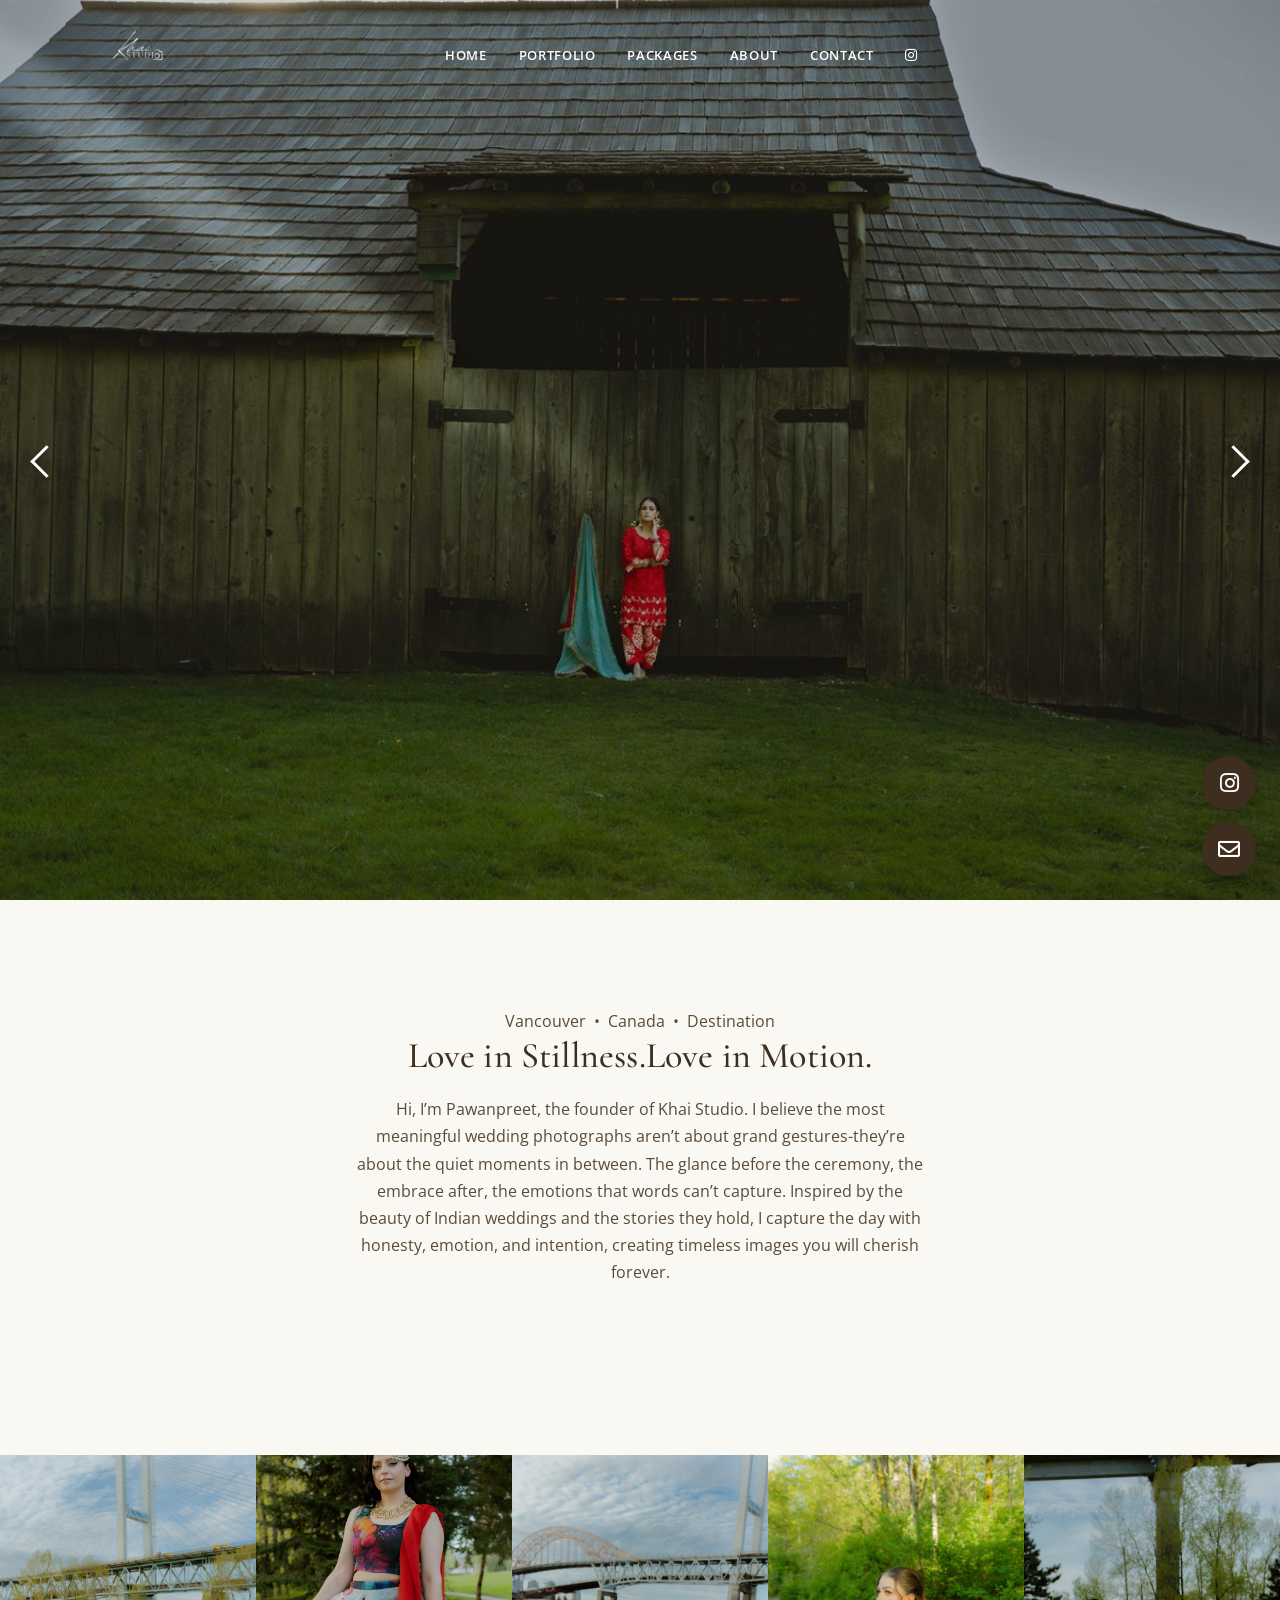
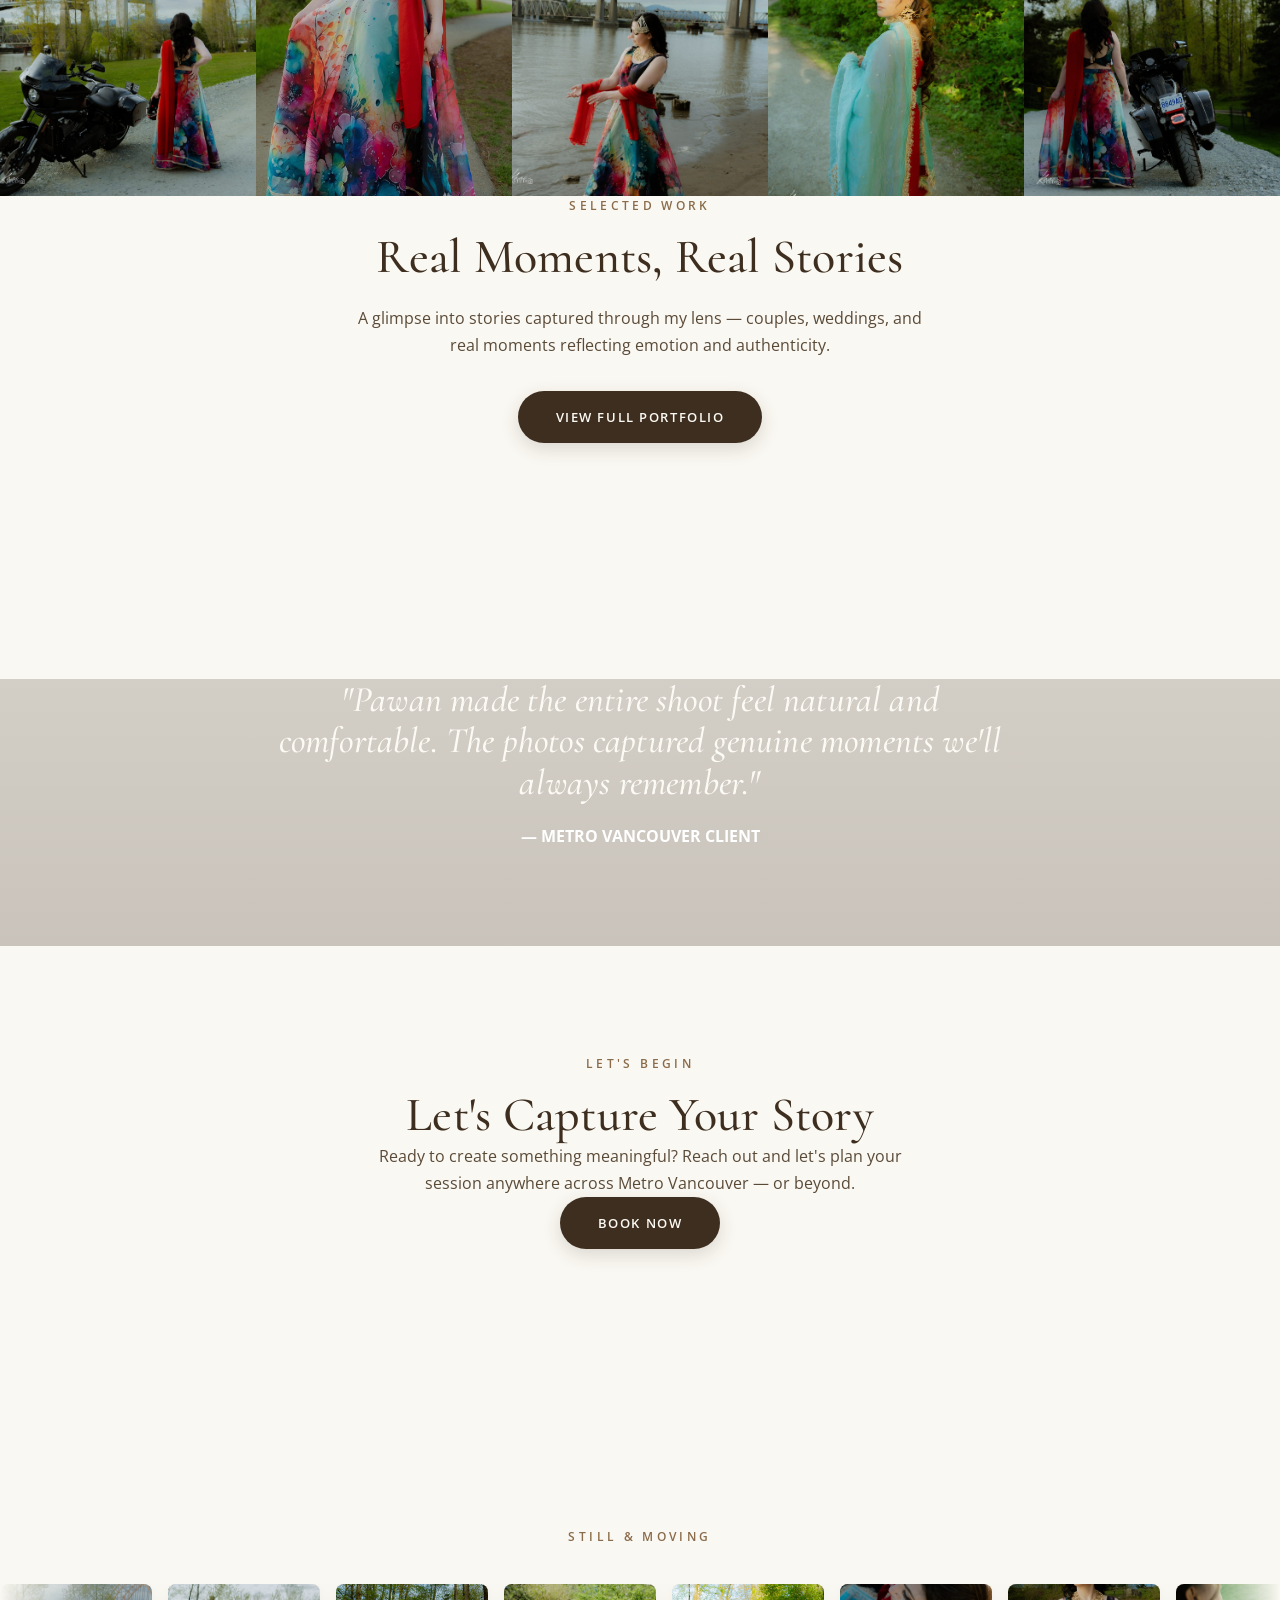
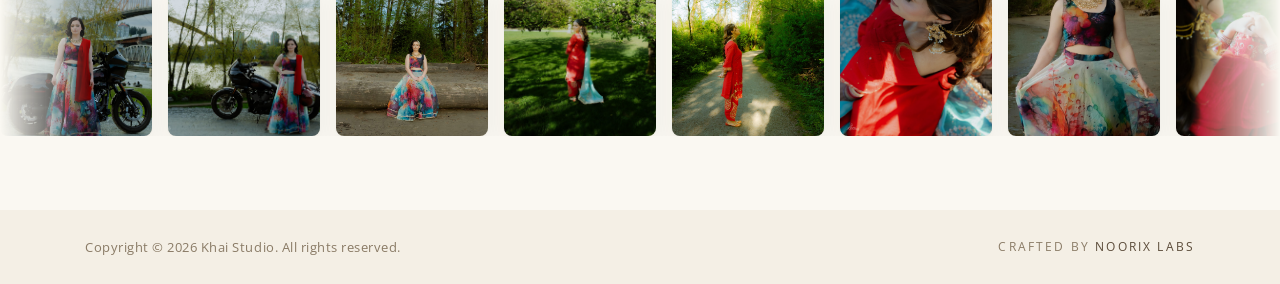
<file: index.html>
<!DOCTYPE html>
<html lang="en-CA">

<head>
	<meta charset="UTF-8">
	<meta name="viewport" content="width=device-width, initial-scale=1.0">

	<title>Khai Studio </title>
	<meta name="description"
		content="Khai Studio — Surrey-based photography studio by Pawan. Couples, weddings, and elopements across Metro Vancouver, captured with intention and storytelling.">
	<meta name="keywords"
		content="Surrey photographer, Metro Vancouver photographer, wedding photographer Surrey BC, couples photography Vancouver, elopement photographer BC, Khai Studio">
	<link rel="canonical" href="https://www.khaistudio.ca/">

	<meta name="geo.region" content="CA-BC">
	<meta name="geo.placename" content="Surrey, British Columbia">
	<meta name="geo.position" content="49.1044;-122.8011">
	<meta name="ICBM" content="49.1044, -122.8011">

	<meta property="og:type" content="website">
	<meta property="og:url" content="https://www.khaistudio.ca/">
	<meta property="og:title" content="Khai Studio | Surrey &amp; Metro Vancouver Photographer">
	<meta property="og:description"
		content="Couples, weddings, and elopements across Metro Vancouver — captured with intention. Book your session with Khai Studio.">
	<meta property="og:image" content="https://www.khaistudio.ca/images/og-khaistudio.jpg">
	<meta property="og:locale" content="en_CA">
	<meta property="og:site_name" content="Khai Studio">

	<meta name="twitter:card" content="summary_large_image">
	<meta name="twitter:title" content="Khai Studio | Surrey &amp; Metro Vancouver Photographer">
	<meta name="twitter:description"
		content="Couples, weddings, and elopements across Metro Vancouver — captured with intention.">
	<meta name="twitter:image" content="https://www.khaistudio.ca/images/og-khaistudio.jpg">

	<script type="application/ld+json">
	{
		"@context": "https://schema.org",
		"@type": "LocalBusiness",
		"@id": "https://www.khaistudio.ca/#business",
		"name": "Khai Studio",
		"description": "Surrey-based photography studio specializing in couples, weddings, and elopements across Metro Vancouver.",
		"url": "https://www.khaistudio.ca",
		"image": "https://www.khaistudio.ca/images/og-khaistudio.jpg",
		"logo": "https://www.khaistudio.ca/images/Khai_Studio-Transparent-Black.png",
		"priceRange": "$$-$$$",
		"email": "info@khaistudio.ca",
		"sameAs": ["https://www.instagram.com/khaistudio.ca/"],
		"address": {
			"@type": "PostalAddress",
			"streetAddress": "Sunshine Hill",
			"addressLocality": "Surrey",
			"addressRegion": "BC",
			"addressCountry": "CA"
		},
		"areaServed": [
			{ "@type": "City", "name": "Surrey" },
			{ "@type": "City", "name": "Vancouver" },
			{ "@type": "City", "name": "Burnaby" },
			{ "@type": "City", "name": "Richmond" },
			{ "@type": "City", "name": "Langley" },
			{ "@type": "City", "name": "Coquitlam" },
			{ "@type": "City", "name": "New Westminster" },
			{ "@type": "City", "name": "Delta" },
			{ "@type": "City", "name": "White Rock" },
			{ "@type": "City", "name": "Abbotsford" }
		]
	}
	</script>

	<link rel="preconnect" href="https://fonts.googleapis.com/">
	<link rel="preconnect" href="https://fonts.gstatic.com/" crossorigin>
	<link
		href="https://fonts.googleapis.com/css2?family=Cormorant:ital,wght@0,400;0,500;0,600;0,700;1,400;1,700&family=Open+Sans:ital,wght@0,400;0,600;0,700&display=swap"
		rel="stylesheet">

	<link rel="stylesheet" href="css/bootstrap/css/bootstrap.css">
	<link rel="stylesheet" href="css/fontawesome/css/all.css">
	<link rel="stylesheet" href="js/owl-carousel/owl.carousel.css">
	<link rel="stylesheet" href="style.css">
	<link rel="stylesheet" href="theme-v7.css?v=8">

	<link rel="apple-touch-icon" sizes="180x180" href="images/icons/apple-touch-icon.png">
	<link rel="icon" type="image/png" sizes="32x32" href="images/icons/favicon-32x32.png">
	<link rel="icon" type="image/png" sizes="16x16" href="images/icons/favicon-16x16.png">
	<link rel="manifest" href="images/icons/site.webmanifest">
	<!-- GA4 — replace G-XXXXXXXXXX with your real ID -->
	<script async src="https://www.googletagmanager.com/gtag/js?id=G-XXXXXXXXXX"></script>
	<script>
		window.dataLayer = window.dataLayer || [];
		function gtag() { dataLayer.push(arguments); }
		gtag('js', new Date());
		gtag('config', 'G-XXXXXXXXXX');
	</script>
</head>

<body class="home">

	<a class="skip-link" href="#main-content">Skip to content</a>
	<div id="header"></div>

	<!-- ══════════ HOME SLIDER ══════════ -->
	<div class="slider-container" id="main-content" tabindex="-1">
		<div class="owl-carousel owl-theme home-slider">

			<div class="slider-post slider-item-box-bkg">
				<div class="slider-img" style="background-image:url('images/home/slider-001-landscape.jpg');"></div>
				<div class="container slider-caption">

				</div>
			</div>

			<div class="slider-post slider-item-box-bkg">
				<div class="slider-img" style="background-image:url('images/home/slider-002-landscape.jpg');"></div>
				<div class="container slider-caption">

				</div>
			</div>

			<div class="slider-post slider-item-box-bkg">
				<div class="slider-img" style="background-image:url('images/home/slider-003-landscape.jpg');"></div>
				<div class="container slider-caption">

				</div>
			</div>

		</div>
		

	</div>

	

	<!-- ══════════ INTRO ══════════ -->
	<div class="page-holder custom-page-template page-full fullscreen-page home-page-content clearfix">

		<section class="section-holder margin-b72 alignc">
			<div class="container">
				<p class="alignc margin-t32">
		Vancouver &nbsp;&bull;&nbsp; Canada &nbsp;&bull;&nbsp; Destination
	</p>
				<div class="row">
					<div class="col-lg-8 offset-lg-2">

						<h3 class="section-title margin-b32">
							Love in Stillness.Love in Motion.
						</h3>
						<p>
							Hi, I’m Pawanpreet, the founder of Khai Studio. I believe the most meaningful wedding
							photographs aren’t about grand gestures-they’re about the quiet moments in between. The
							glance before the ceremony, the embrace after, the emotions that words can’t capture.
							Inspired by the beauty of Indian weddings and the stories they hold, I capture the day with
							honesty, emotion, and intention, creating timeless images you will cherish forever.
						</p>
						<!-- <p>
							Every photograph is driven by emotion and connection. My approach is documentary at heart
							with gentle direction when needed — so the moments you remember are the ones you actually
							lived.
						</p> -->
					</div>
				</div>
			</div>
		</section>
	</div>

	<!-- ══════════ HOW I WORK — frosted glass on photo backdrop ══════════ -->

	<!-- ══════════ PREMIUM IMAGE STRIP (section separator) ══════════ -->
	<section class="image-strip" aria-label="A glimpse of recent work">
		<a class="image-strip__item" href="gallery.html"><img loading="lazy" decoding="async"
				src="images/albums/gal-2/khai-004-portrait.jpg" alt="Couples photography — Khai Studio"><span
				class="image-strip__cap">Couples</span></a>
		<a class="image-strip__item" href="gallery.html"><img loading="lazy" decoding="async"
				src="images/albums/gal-2/khai-013-tall.jpg" alt="Wedding photography — Khai Studio"><span
				class="image-strip__cap">Weddings</span></a>
		<a class="image-strip__item" href="gallery.html"><img loading="lazy" decoding="async"
				src="images/albums/gal-2/khai-020-portrait.jpg" alt="Elopement photography — Khai Studio"><span
				class="image-strip__cap">Elopements</span></a>
		<a class="image-strip__item" href="gallery.html"><img loading="lazy" decoding="async"
				src="images/albums/gal-2/khai-032-tall.jpg" alt="Metro Vancouver photography — Khai Studio"><span
				class="image-strip__cap">Metro Vancouver</span></a>
		<a class="image-strip__item" href="gallery.html"><img loading="lazy" decoding="async"
				src="images/albums/gal-2/khai-045-portrait.jpg" alt="Destination photography — Khai Studio"><span
				class="image-strip__cap">Destination</span></a>
	</section>

	<!-- ══════════ FEATURED WORK CTA ══════════ -->
	<div class="page-holder">
		<section class="section-holder alignc">
			<div class="container">
				<span class="eyebrow">Selected Work</span>
				<h2 class="section-title margin-b32">Real Moments, Real Stories</h2>
				<p>
					A glimpse into stories captured through my lens —
					couples, weddings, and real moments reflecting emotion and authenticity.
				</p>
				<div class="alignc margin-t32 margin-b32">
					<a href="gallery.html" class="view-more">View Full Portfolio</a>
				</div>
			</div>
		</section>

		<!-- ══════════ TESTIMONIAL / PARALLAX ══════════ -->
		<section class="parallax section-holder" style="background-image:url('images/home/slider-003-landscape.jpg');">
			<div class="container parallax-content alignc">
				<div class="row">
					<div class="col-lg-8 offset-lg-2">
						<h3 class="section-title testimonial-text margin-b32">
							"Pawan made the entire shoot feel natural and comfortable. The photos captured genuine
							moments we'll always remember."
						</h3>
						<div class="testimonial-name white">— Metro Vancouver Client</div>
					</div>
				</div>
			</div>
		</section>

		<!-- ══════════ FINAL CTA ══════════ -->
		<section class="section-holder alignc">
			<div class="container">
				<span class="eyebrow">Let's Begin</span>
				<h2>Let's Capture Your Story</h2>
				<p>
					Ready to create something meaningful? Reach out and let's plan your session
					anywhere across Metro Vancouver — or beyond.
				</p>
				<a href="contact.html" class="view-more">Book Now</a>
			</div>
		</section>

	</div>

	<div id="footer"></div>

	<!-- Single JS entry: loads vendors, partials, and all page logic -->
	<script src="js/app.js?v=8"></script>
</body>

</html>
</file>
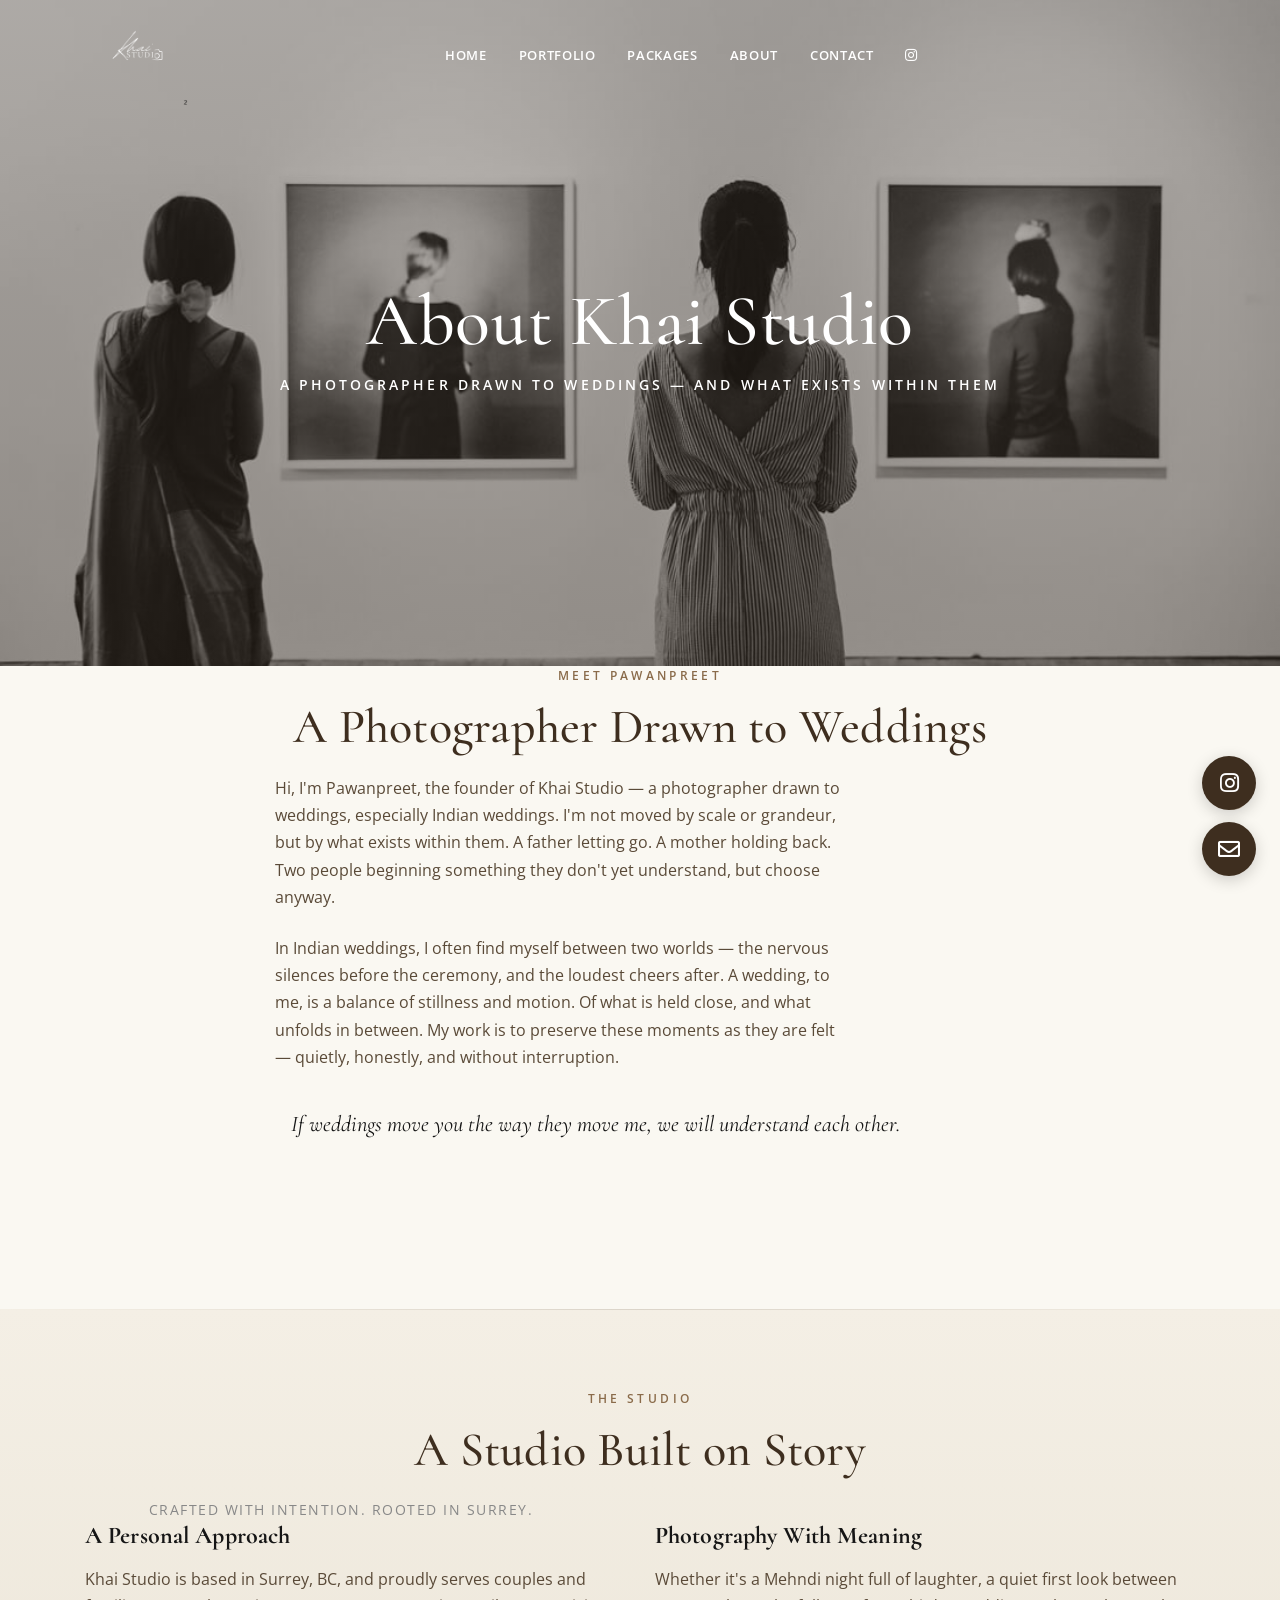
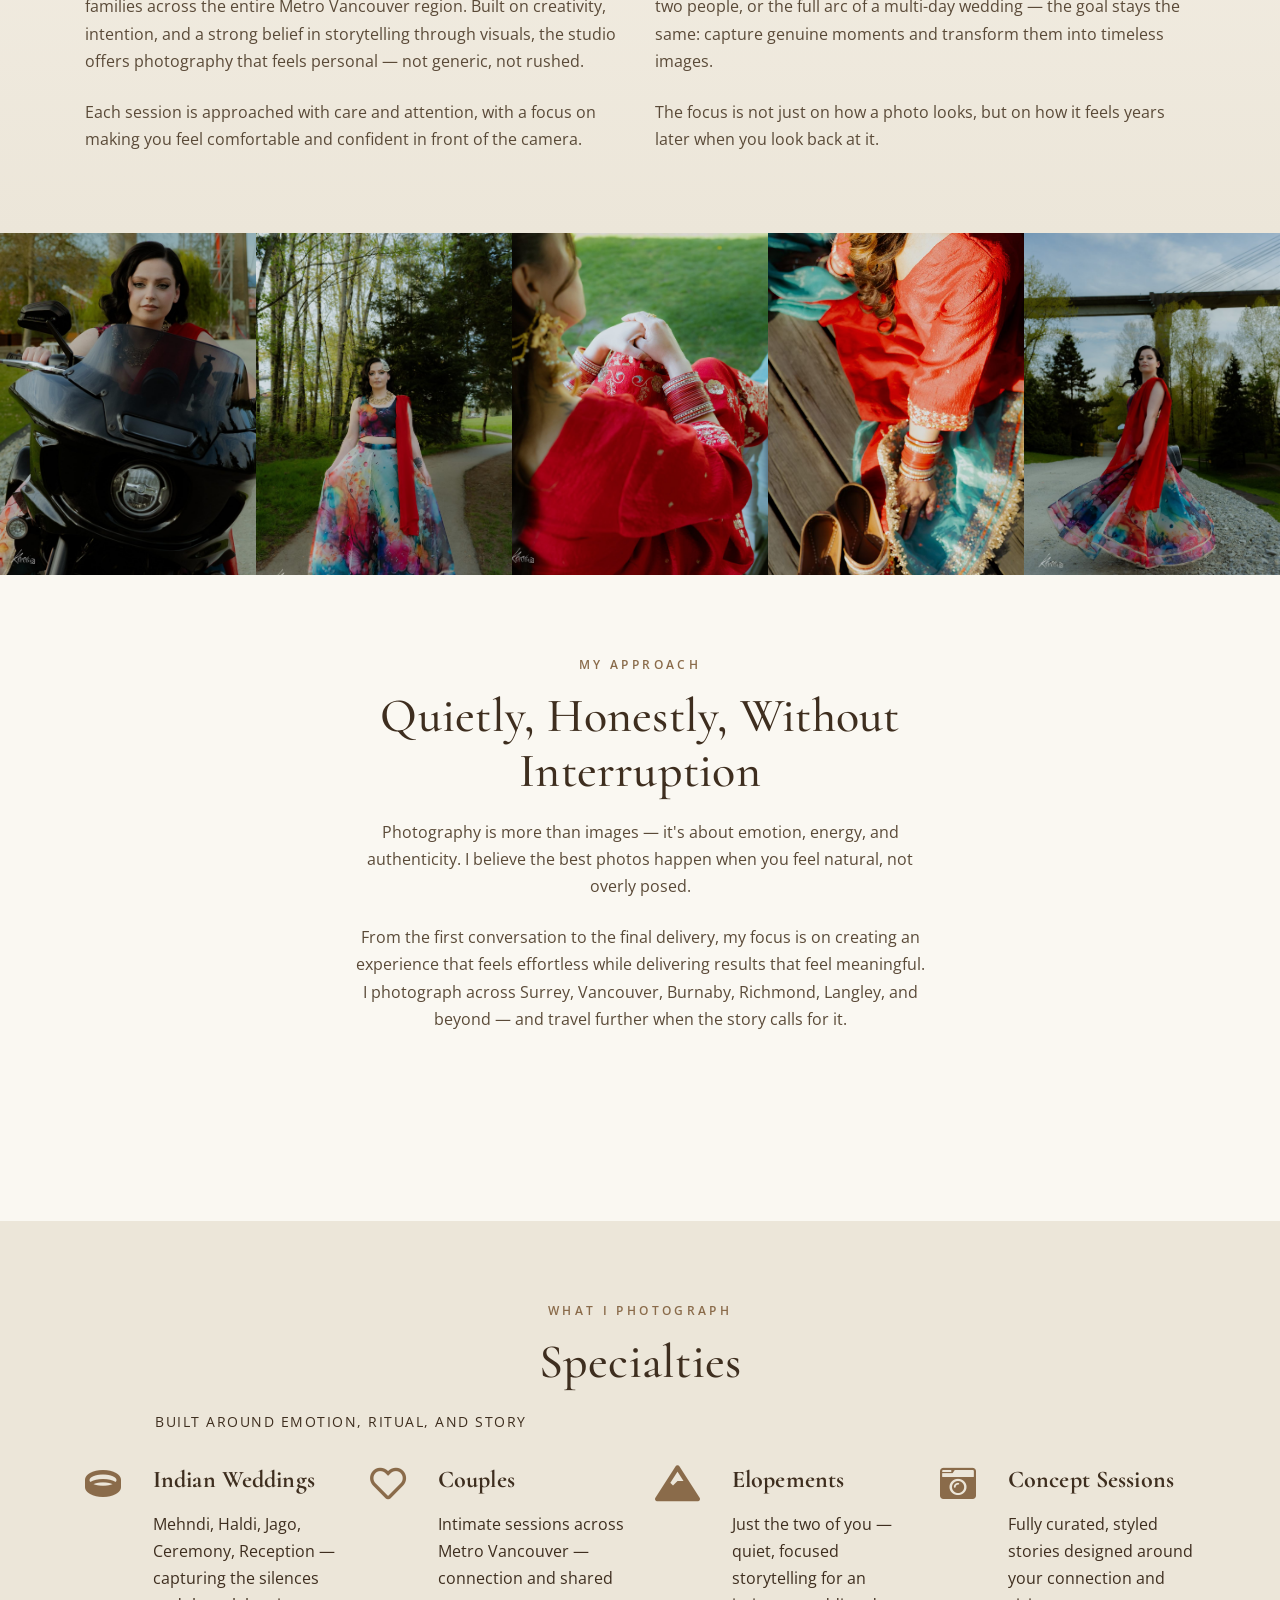
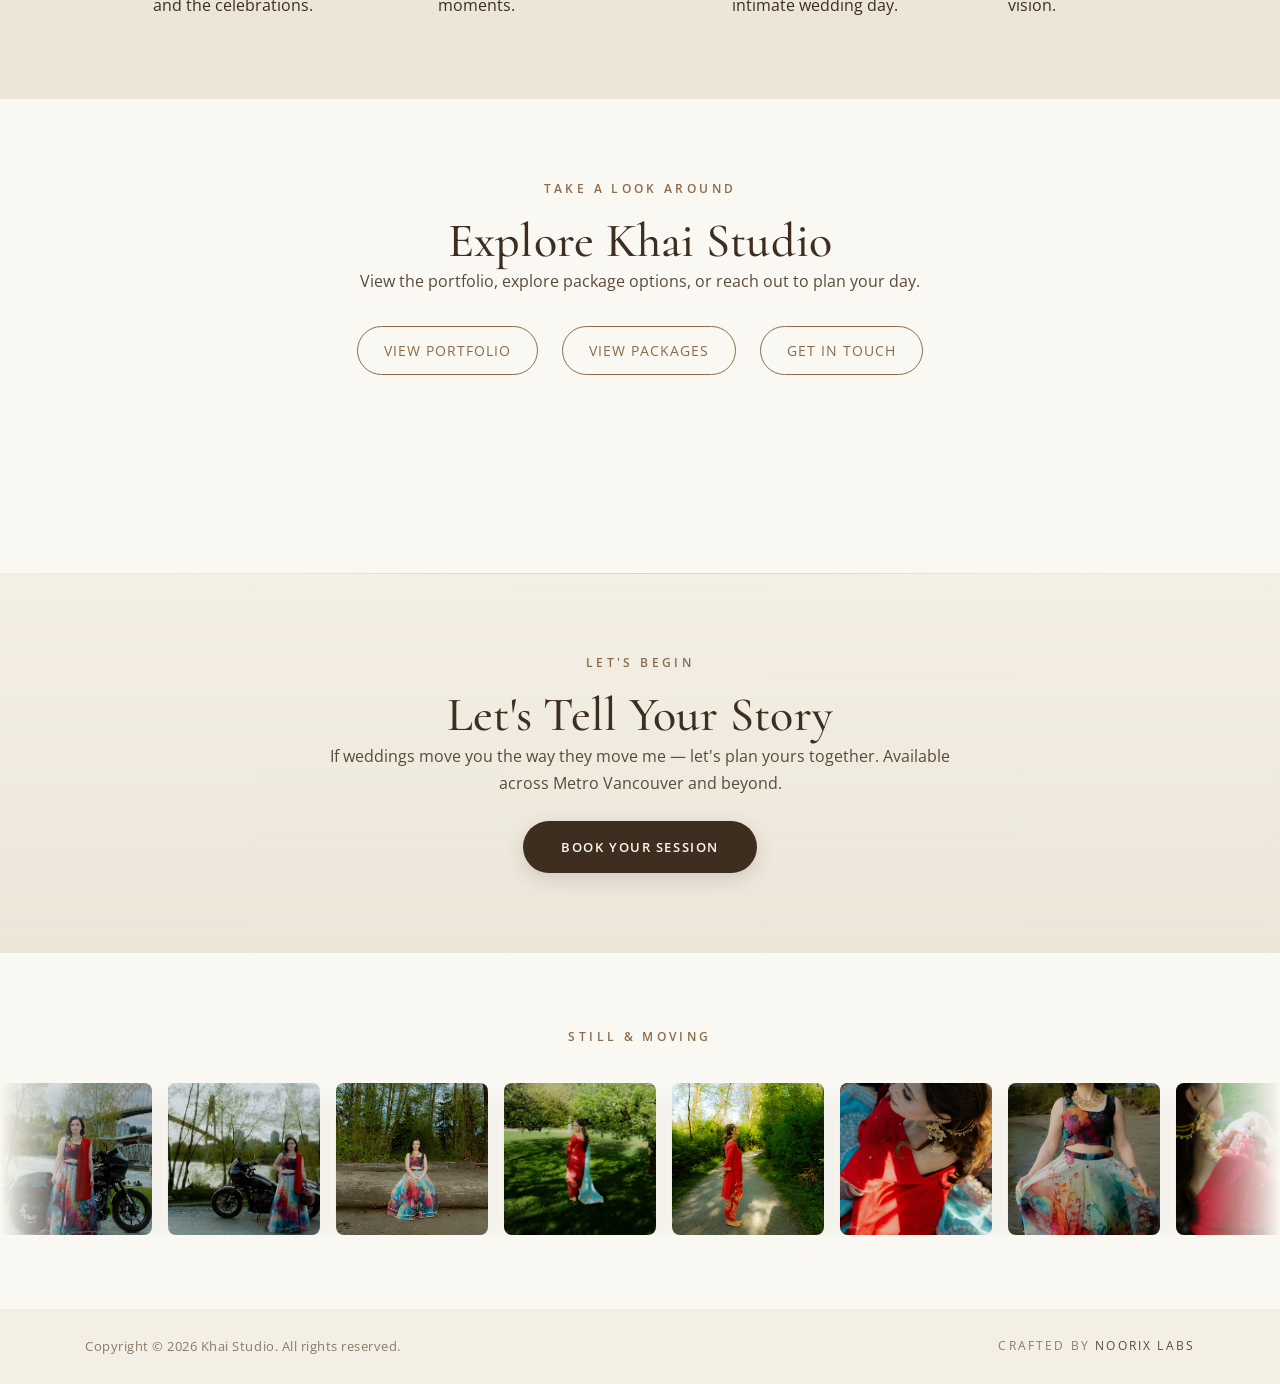
<file: about.html>
<!DOCTYPE html>
<html lang="en-CA">

<head>
	<meta charset="UTF-8">
	<meta name="viewport" content="width=device-width, initial-scale=1.0">

	<title>About Pawanpreet | Khai Studio — Surrey Wedding Photographer</title>
	<meta name="description" content="Meet Pawanpreet, the photographer behind Khai Studio. Surrey-based wedding photographer specializing in Indian weddings across Metro Vancouver — capturing stillness, emotion, and quiet honesty.">
	<meta name="keywords" content="Surrey wedding photographer Pawanpreet, Indian wedding photographer Metro Vancouver, about Khai Studio, Punjabi wedding photography BC, documentary wedding photographer Surrey">
	<link rel="canonical" href="https://www.khaistudio.ca/about.html">

	<meta name="geo.region" content="CA-BC">
	<meta name="geo.placename" content="Surrey, British Columbia">
	<meta name="geo.position" content="49.1044;-122.8011">
	<meta name="ICBM" content="49.1044, -122.8011">

	<meta property="og:type" content="profile">
	<meta property="og:url" content="https://www.khaistudio.ca/about.html">
	<meta property="og:title" content="About Pawanpreet | Khai Studio — Surrey Wedding Photographer">
	<meta property="og:description" content="Surrey-based wedding photographer Pawanpreet, drawn to Indian weddings — capturing stillness, motion, and quiet honesty.">
	<meta property="og:image" content="https://www.khaistudio.ca/images/og-khaistudio.jpg">
	<meta property="og:locale" content="en_CA">
	<meta property="og:site_name" content="Khai Studio">

	<script type="application/ld+json">
	{
		"@context": "https://schema.org",
		"@type": "Person",
		"name": "Pawanpreet",
		"jobTitle": "Wedding Photographer",
		"description": "Surrey-based wedding photographer drawn to Indian weddings — capturing stillness, motion, and the moments that exist between them.",
		"worksFor": {
			"@type": "LocalBusiness",
			"name": "Khai Studio",
			"url": "https://www.khaistudio.ca"
		},
		"url": "https://www.khaistudio.ca/about.html",
		"sameAs": ["https://www.instagram.com/khaistudio.ca/"],
		"address": {
			"@type": "PostalAddress",
			"addressLocality": "Surrey",
			"addressRegion": "BC",
			"addressCountry": "CA"
		}
	}
	</script>

	<script type="application/ld+json">
	{
		"@context": "https://schema.org",
		"@type": "BreadcrumbList",
		"itemListElement": [
			{ "@type": "ListItem", "position": 1, "name": "Home", "item": "https://www.khaistudio.ca/" },
			{ "@type": "ListItem", "position": 2, "name": "About", "item": "https://www.khaistudio.ca/about.html" }
		]
	}
	</script>

	<link rel="preconnect" href="https://fonts.googleapis.com/">
	<link rel="preconnect" href="https://fonts.gstatic.com/" crossorigin>
	<link href="https://fonts.googleapis.com/css2?family=Cormorant:ital,wght@0,400;0,500;0,600;0,700;1,400;1,700&family=Open+Sans:ital,wght@0,400;0,600;0,700&display=swap" rel="stylesheet">

	<link rel="stylesheet" href="css/bootstrap/css/bootstrap.css">
	<link rel="stylesheet" href="css/fontawesome/css/all.css">
	<link rel="stylesheet" href="js/owl-carousel/owl.carousel.css">
	<link rel="stylesheet" href="style.css">
	<link rel="stylesheet" href="theme-v7.css?v=8">

	<link rel="icon" href="images/icons/favicon-32x32.png" sizes="32x32">
	<link rel="icon" href="images/icons/favicon-192x192.png" sizes="192x192">
	<link rel="apple-touch-icon-precomposed" href="images/icons/favicon-180x180.png">

	<!-- GA4 — replace G-XXXXXXXXXX with your real ID -->
	<script async src="https://www.googletagmanager.com/gtag/js?id=G-XXXXXXXXXX"></script>
	<script>
		window.dataLayer = window.dataLayer || [];
		function gtag(){dataLayer.push(arguments);}
		gtag('js', new Date());
		gtag('config', 'G-XXXXXXXXXX');
	</script>
</head>

<body>
	<a class="skip-link" href="#main-content">Skip to content</a>
	<div id="header"></div>

	<!-- PAGE TOP -->
	<div class="top-single-bkg" style="background-image:url('images/pages/about-us.jpg');">
		<div class="inner-desc">
			<div class="container">
				<h1 class="post-title single-post-title">About Khai Studio</h1>
				<span class="post-subtitle page-subtitle">A photographer drawn to weddings — and what exists within them</span>
			</div>
		</div>
	</div>

	<!-- PAGE CONTENT -->
	<div class="page-holder custom-page-template page-full fullscreen-page clearfix" id="main-content" tabindex="-1">

		<!-- INTRO — client's bio -->
		<section class="section-holder margin-b72">
			<div class="container">
				<div class="row">
					<div class="col-lg-8 offset-lg-2">

						<div class="alignc">
							<span class="eyebrow">Meet Pawanpreet</span>
							<h2 class="section-title margin-b32">A Photographer Drawn to Weddings</h2>
						</div>

						<p>
							Hi, I'm Pawanpreet, the founder of Khai Studio — a photographer drawn to weddings,
							especially Indian weddings. I'm not moved by scale or grandeur, but by what exists
							within them. A father letting go. A mother holding back. Two people beginning
							something they don't yet understand, but choose anyway.
						</p>

						<p>
							In Indian weddings, I often find myself between two worlds — the nervous silences
							before the ceremony, and the loudest cheers after. A wedding, to me, is a balance
							of stillness and motion. Of what is held close, and what unfolds in between.
							My work is to preserve these moments as they are felt — quietly, honestly,
							and without interruption.
						</p>

						<p style="font-family: 'Cormorant', serif; font-style: italic; font-size: 1.4rem; color: #151515; text-align: center; margin-top: 36px; line-height: 1.5;">
							If weddings move you the way they move me, we will understand each other.
						</p>

					</div>
				</div>
			</div>
		</section>

		<!-- STUDIO STORY — cream contrast section -->
		<section class="pkg-bg-cream">
			<div class="container">
				<span class="eyebrow">The Studio</span>
				<h2 class="packages-section-title section-title">A Studio Built on Story</h2>
				<p class="packages-section-subtitle">Crafted with intention. Rooted in Surrey.</p>

				<div class="row">

					<div class="col-lg-6 margin-bm32">
						<h3 style="font-family: 'Cormorant', serif; font-size: 1.5rem; color: #151515; margin-bottom: 16px;">A Personal Approach</h3>
						<p>
							Khai Studio is based in Surrey, BC, and proudly serves couples and families
							across the entire Metro Vancouver region. Built on creativity, intention, and
							a strong belief in storytelling through visuals, the studio offers photography
							that feels personal — not generic, not rushed.
						</p>
						<p>
							Each session is approached with care and attention, with a focus on making
							you feel comfortable and confident in front of the camera.
						</p>
					</div>

					<div class="col-lg-6">
						<h3 style="font-family: 'Cormorant', serif; font-size: 1.5rem; color: #151515; margin-bottom: 16px;">Photography With Meaning</h3>
						<p>
							Whether it's a Mehndi night full of laughter, a quiet first look between
							two people, or the full arc of a multi-day wedding — the goal stays the same:
							capture genuine moments and transform them into timeless images.
						</p>
						<p>
							The focus is not just on how a photo looks, but on how it feels years later
							when you look back at it.
						</p>
					</div>

				</div>
			</div>
		</section>

		<!-- APPROACH -->
		<!-- ══════════ IMAGE STRIP (separator) ══════════ -->
		</div>
		<section class="image-strip" aria-label="A glimpse of recent work">
			<a class="image-strip__item" href="gallery.html"><img loading="lazy" decoding="async" src="images/albums/gal-2/khai-009-portrait.jpg" alt="Couples photography — Khai Studio"><span class="image-strip__cap">Couples</span></a>
			<a class="image-strip__item" href="gallery.html"><img loading="lazy" decoding="async" src="images/albums/gal-2/khai-015-tall.jpg" alt="Wedding photography — Khai Studio"><span class="image-strip__cap">Weddings</span></a>
			<a class="image-strip__item" href="gallery.html"><img loading="lazy" decoding="async" src="images/albums/gal-2/khai-029-portrait.jpg" alt="Elopement photography — Khai Studio"><span class="image-strip__cap">Elopements</span></a>
			<a class="image-strip__item" href="gallery.html"><img loading="lazy" decoding="async" src="images/albums/gal-2/khai-041-tall.jpg" alt="Metro Vancouver photography — Khai Studio"><span class="image-strip__cap">Metro Vancouver</span></a>
			<a class="image-strip__item" href="gallery.html"><img loading="lazy" decoding="async" src="images/albums/gal-2/khai-044-portrait.jpg" alt="Destination photography — Khai Studio"><span class="image-strip__cap">Destination</span></a>
		</section>
		<div class="page-holder">
		<section class="section-holder alignc" style="padding: 80px 0;">
			<div class="container">
				<div class="row">
					<div class="col-lg-8 offset-lg-2">
						<span class="eyebrow">My Approach</span>
						<h2 class="section-title margin-b32">Quietly, Honestly, Without Interruption</h2>
						<p>
							Photography is more than images — it's about emotion, energy, and authenticity.
							I believe the best photos happen when you feel natural, not overly posed.
						</p>
						<p>
							From the first conversation to the final delivery, my focus is on creating an
							experience that feels effortless while delivering results that feel meaningful.
							I photograph across Surrey, Vancouver, Burnaby, Richmond, Langley, and beyond —
							and travel further when the story calls for it.
						</p>
					</div>
				</div>
			</div>
		</section>

		<!-- SPECIALTIES — dark contrast section -->
		<section class="pkg-bg-dark">
			<div class="container">
				<span class="eyebrow eyebrow-on-dark">What I Photograph</span>
				<h2 class="packages-section-title section-title">Specialties</h2>
				<p class="packages-section-subtitle">Built around emotion, ritual, and story</p>

				<div class="row margin-b54min" style="margin-top: 32px;">

					<div class="col-md-6 col-lg-3">
						<div class="icon-box-2-wrapper">
							<div class="icon-box-2-icon icon-color"><i class="fas fa-ring"></i></div>
							<div class="icon-box-2-content">
								<h3 class="box-title" style="color: #fff;">Indian Weddings</h3>
								<p style="color: rgba(255,255,255,0.7);">Mehndi, Haldi, Jago, Ceremony, Reception — capturing the silences and the celebrations.</p>
							</div>
						</div>
					</div>

					<div class="col-md-6 col-lg-3">
						<div class="icon-box-2-wrapper">
							<div class="icon-box-2-icon icon-color"><i class="far fa-heart"></i></div>
							<div class="icon-box-2-content">
								<h3 class="box-title" style="color: #fff;">Couples</h3>
								<p style="color: rgba(255,255,255,0.7);">Intimate sessions across Metro Vancouver — connection and shared moments.</p>
							</div>
						</div>
					</div>

					<div class="col-md-6 col-lg-3">
						<div class="icon-box-2-wrapper">
							<div class="icon-box-2-icon icon-color"><i class="fas fa-mountain"></i></div>
							<div class="icon-box-2-content">
								<h3 class="box-title" style="color: #fff;">Elopements</h3>
								<p style="color: rgba(255,255,255,0.7);">Just the two of you — quiet, focused storytelling for an intimate wedding day.</p>
							</div>
						</div>
					</div>

					<div class="col-md-6 col-lg-3">
						<div class="icon-box-2-wrapper">
							<div class="icon-box-2-icon icon-color"><i class="fas fa-camera-retro"></i></div>
							<div class="icon-box-2-content">
								<h3 class="box-title" style="color: #fff;">Concept Sessions</h3>
								<p style="color: rgba(255,255,255,0.7);">Fully curated, styled stories designed around your connection and vision.</p>
							</div>
						</div>
					</div>

				</div>
			</div>
		</section>

		<!-- CTA LINKS -->
		<section class="section-holder alignc" style="padding: 80px 0;">
			<div class="container">
				<span class="eyebrow">Take a Look Around</span>
				<h2>Explore Khai Studio</h2>
				<p>View the portfolio, explore package options, or reach out to plan your day.</p>
				<div class="about-cta-links">
					<a href="gallery.html" class="cta-btn">View Portfolio</a>
					<a href="packages.html" class="cta-btn">View Packages</a>
					<a href="contact.html" class="cta-btn">Get in Touch</a>
				</div>
			</div>
		</section>

		<!-- FINAL CTA — cream -->
		<section class="pkg-bg-cream">
			<div class="container alignc">
				<span class="eyebrow">Let's Begin</span>
				<h2>Let's Tell Your Story</h2>
				<p style="max-width: 640px; margin: 0 auto 24px;">
					If weddings move you the way they move me — let's plan yours together.
					Available across Metro Vancouver and beyond.
				</p>
				<a href="contact.html" class="view-more">Book Your Session</a>
			</div>
		</section>

	</div>

	<div id="footer"></div>

	<!-- Single JS entry: loads vendors, partials, and all page logic -->
	<script src="js/app.js?v=8"></script>
</body>

</html>
</file>
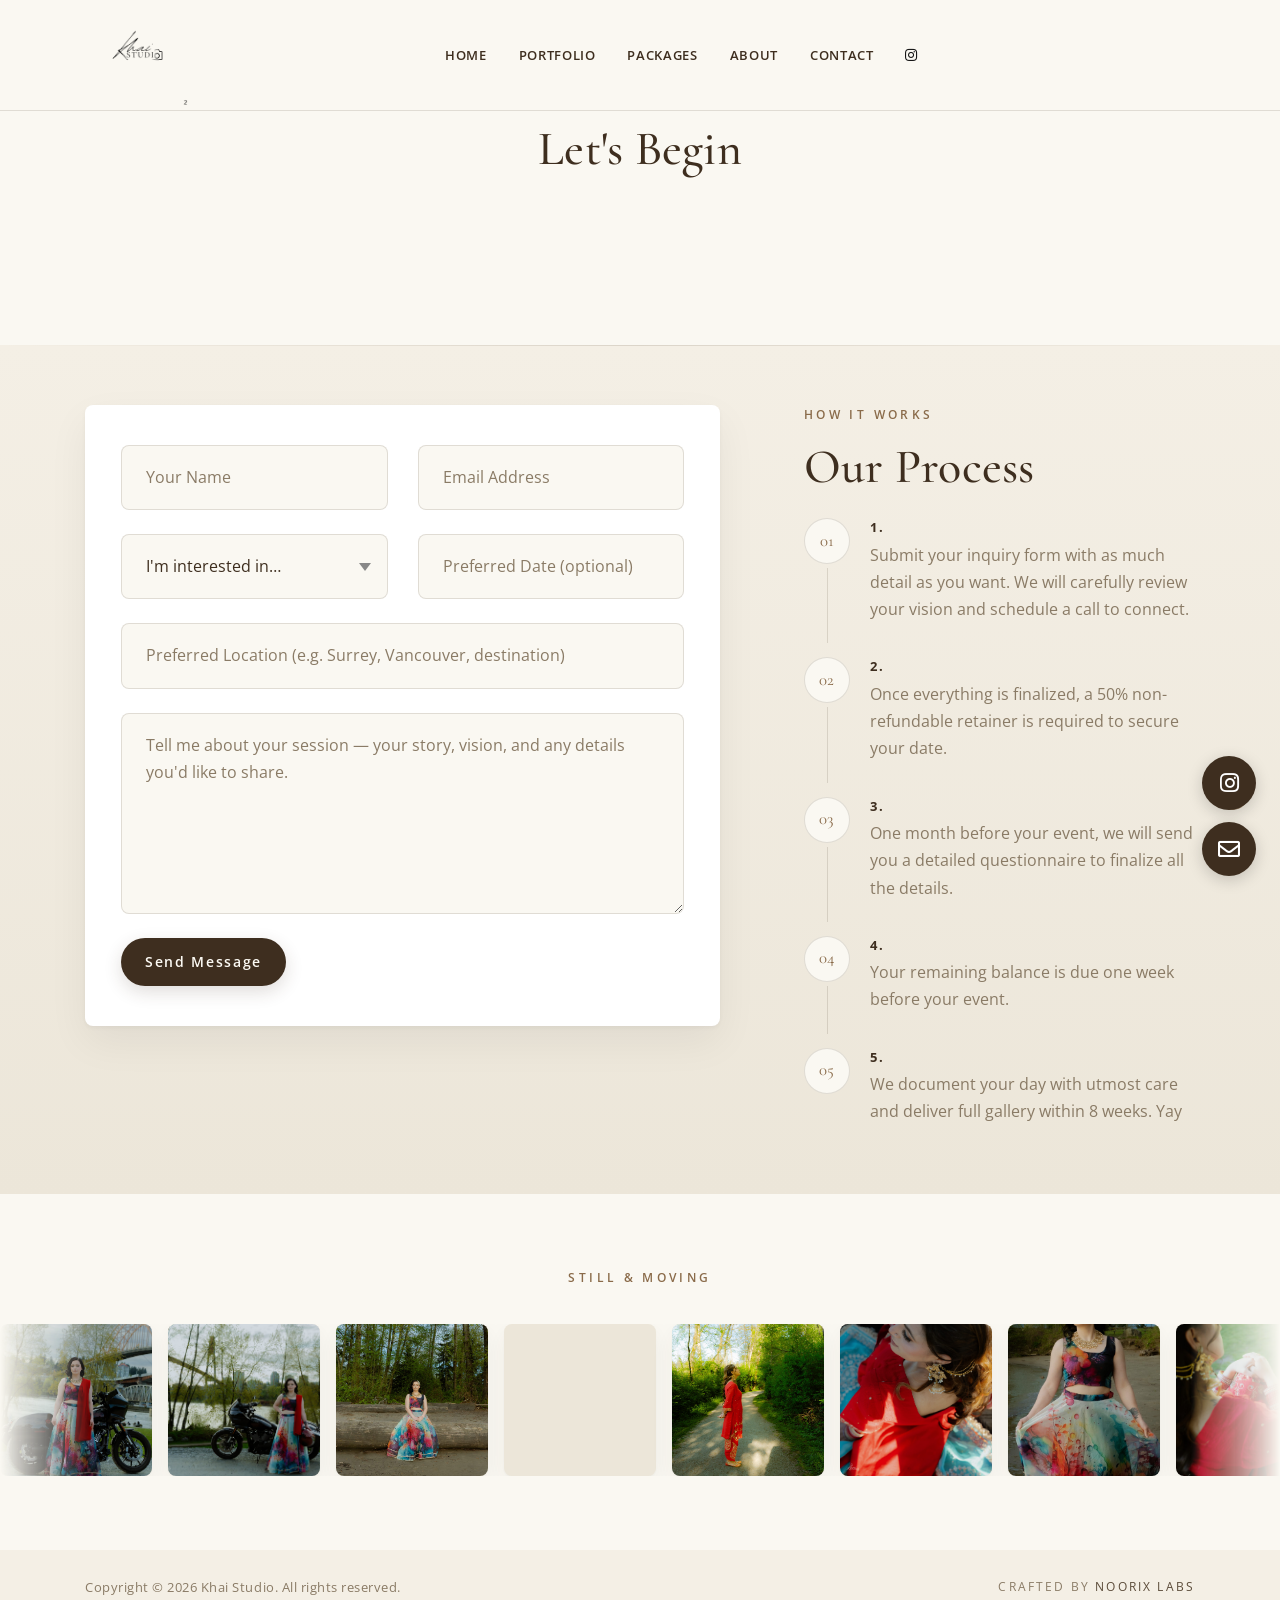
<file: contact.html>
<!DOCTYPE html>
<html lang="en-CA">

<head>
	<meta charset="UTF-8">
	<meta name="viewport" content="width=device-width, initial-scale=1.0">

	<title>Contact Khai Studio | Book Your Surrey &amp; Metro Vancouver Photographer</title>
	<meta name="description" content="Contact Khai Studio to book your couple session, wedding, or elopement in Surrey or Metro Vancouver, BC. Reach out to photographer Pawan to plan your shoot.">
	<meta name="keywords" content="book photographer Surrey BC, contact Khai Studio, hire wedding photographer Metro Vancouver, book couples session Vancouver, photography booking Surrey">
	<link rel="canonical" href="https://www.khaistudio.ca/contact.html">

	<meta name="geo.region" content="CA-BC">
	<meta name="geo.placename" content="Surrey, British Columbia">
	<meta name="geo.position" content="49.1044;-122.8011">
	<meta name="ICBM" content="49.1044, -122.8011">

	<meta property="og:type" content="website">
	<meta property="og:url" content="https://www.khaistudio.ca/contact.html">
	<meta property="og:title" content="Contact Khai Studio | Surrey &amp; Metro Vancouver">
	<meta property="og:description" content="Book your couple session, wedding, or elopement in Surrey or Metro Vancouver with photographer Pawan.">
	<meta property="og:image" content="https://www.khaistudio.ca/images/og-khaistudio.jpg">
	<meta property="og:locale" content="en_CA">
	<meta property="og:site_name" content="Khai Studio">

	<script type="application/ld+json">
	{
		"@context": "https://schema.org",
		"@type": "BreadcrumbList",
		"itemListElement": [
			{ "@type": "ListItem", "position": 1, "name": "Home", "item": "https://www.khaistudio.ca/" },
			{ "@type": "ListItem", "position": 2, "name": "Contact", "item": "https://www.khaistudio.ca/contact.html" }
		]
	}
	</script>

	<link rel="preconnect" href="https://fonts.googleapis.com/">
	<link rel="preconnect" href="https://fonts.gstatic.com/" crossorigin>
	<link href="https://fonts.googleapis.com/css2?family=Cormorant:ital,wght@0,400;0,500;0,600;0,700;1,400;1,700&family=Open+Sans:ital,wght@0,400;0,600;0,700&display=swap" rel="stylesheet">

	<link rel="stylesheet" href="css/bootstrap/css/bootstrap.css">
	<link rel="stylesheet" href="css/fontawesome/css/all.css">
	<link rel="stylesheet" href="js/owl-carousel/owl.carousel.css">
	<link rel="stylesheet" href="style.css">
	<link rel="stylesheet" href="theme-v7.css?v=8">

	<link rel="icon" href="images/icons/favicon-32x32.png" sizes="32x32">
	<link rel="icon" href="images/icons/favicon-192x192.png" sizes="192x192">
	<link rel="apple-touch-icon-precomposed" href="images/icons/favicon-180x180.png">

	<!-- GA4 — replace G-XXXXXXXXXX with your real ID -->
	<script async src="https://www.googletagmanager.com/gtag/js?id=G-XXXXXXXXXX"></script>
	<script>
		window.dataLayer = window.dataLayer || [];
		function gtag(){dataLayer.push(arguments);}
		gtag('js', new Date());
		gtag('config', 'G-XXXXXXXXXX');
	</script>
</head>

<body class="no-top-image">
	<a class="skip-link" href="#main-content">Skip to content</a>
	<div id="header"></div>


	<!-- PAGE CONTENT -->
	<div class="page-holder custom-page-template page-full fullscreen-page clearfix" id="main-content" tabindex="-1">

		<!-- INTRO -->
		<section class="section-holder alignc" style="padding: 70px 0 40px;">
			<div class="container">
				<div class="row">
					<div class="col-lg-8 offset-lg-2">
						<span class="eyebrow">Reach Out</span>
						<h2 class="section-title margin-b32 margin-t32" style="text-align:center;">Let's Begin</h2>
						
					</div>
				</div>
			</div>
		</section>

		<!-- FORM + DETAILS — cream background for elevated feel -->
		<section class="pkg-bg-cream" style="padding: 60px 0;">
			<div class="container">
				<div class="row">

					<!-- CONTACT FORM — elevated white card -->
					<div class="col-lg-7 margin-bm54">

						<div style="background: #fff; padding: 40px 36px; border-radius: 8px; box-shadow: 0 2px 4px rgba(0,0,0,0.04), 0 16px 40px rgba(0,0,0,0.06);">

							<div class="form-success" id="form-success">
								<strong>Thank you!</strong> Your message has been sent.
								I'll get back to you within 24–48 hours.
							</div>

							

							<form id="contact-form"
								  action="https://formspree.io/f/mojoakbd"
								  method="POST">

								<div class="row margin-b24">
									<div class="col-md-6 margin-bm24">
										<input type="text" name="name" class="comm-field" placeholder="Your Name" required autocomplete="name">
									</div>
									<div class="col-md-6">
										<input type="email" name="email" class="comm-field" placeholder="Email Address" required autocomplete="email">
									</div>
								</div>

								<div class="row margin-b24">
									<div class="col-md-6 margin-bm24">
										<select name="package" id="package-select" class="comm-field" required>
											<option value="">I'm interested in…</option>
											<optgroup label="Couple Packages">
												<option value="The Spark">The Spark </option>
												<option value="The Connection">The Connection </option>
												<option value="The Big Hug">The Big Hug </option>
											</optgroup>
											<optgroup label="Wedding Packages">
												<option value="The Ceremony">The Ceremony </option>
												<option value="The Story">The Story </option>
											</optgroup>
											<optgroup label="Elopement">
												<option value="Just Us Elopement">Just Us — </option>
											</optgroup>
											<option value="Custom">Custom </option>
										</select>
									</div>
									<div class="col-md-6">
										<input type="text" name="event_date" class="comm-field" placeholder="Preferred Date (optional)">
									</div>
								</div>

								<div class="row margin-b24">
									<div class="col-md-12">
										<input type="text" name="location" class="comm-field" placeholder="Preferred Location (e.g. Surrey, Vancouver, destination)">
									</div>
								</div>

								<p>
									<textarea name="message" id="msg-contact" rows="6"
											  placeholder="Tell me about your session — your story, vision, and any details you'd like to share."
											  required></textarea>
								</p>

								<!-- Honeypot anti-spam -->
								<p class="antispam" aria-hidden="true">
									<label>Leave this empty: <input type="text" name="_gotcha" tabindex="-1" autocomplete="off"></label>
								</p>

								<!-- Custom subject + redirect -->
								<input type="hidden" name="_subject" value="New Khai Studio enquiry from website">
								<input type="hidden" name="_next" value="https://www.khaistudio.ca/thank-you.html">

								<p>
									<input type="submit" value="Send Message" id="submit">
								</p>

							</form>

						</div>
					</div>

					<!-- OUR PROCESS (beside the form) -->
					<div class="col-lg-5">
						<div class="margin-l54 contact-process">
							<span class="eyebrow eyebrow-left">How It Works</span>
							<h2 class="section-title margin-b32">Our Process</h2>
							<ol class="process-steps">
								<li><h3>1.</h3><p>Submit your inquiry form with as much detail as you want. We will carefully review your vision and schedule a call to connect.</p></li>
								<li><h3>2.</h3><p>Once everything is finalized, a 50% non-refundable retainer is required to secure your date.</p></li>
								<li><h3>3.</h3><p>One month before your event, we will send you a detailed questionnaire to finalize all the details.</p></li>
								<li><h3>4.</h3><p>Your remaining balance is due one week before your event.</p></li>
								<li><h3>5.</h3><p>We document your day with utmost care and deliver full gallery within 8 weeks. Yay</p></li>
							</ol>
						</div>
					</div>

				</div>
			</div>
		</section>

	</div>

	

	<div id="footer"></div>

	<!-- Single JS entry: loads vendors, partials, and all page logic -->
	<script src="js/app.js?v=8"></script>
</body>

</html>
</file>
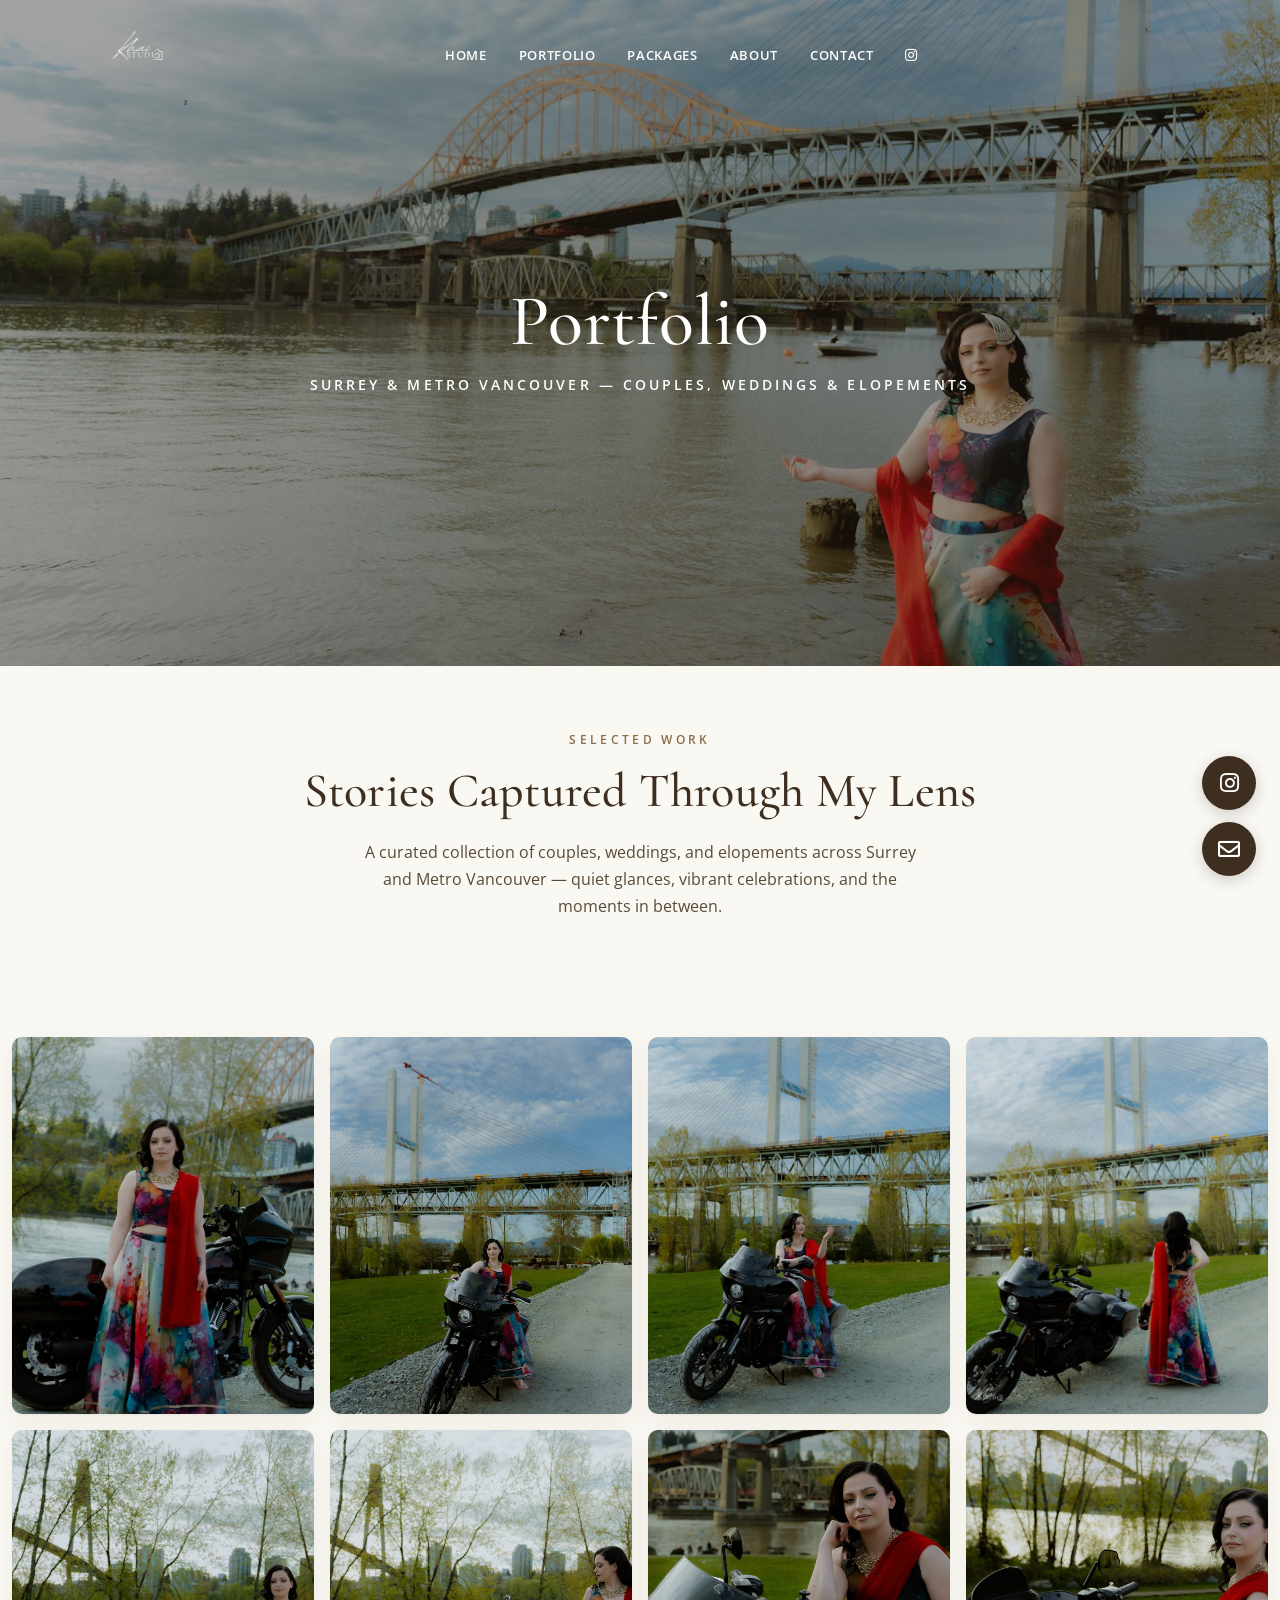
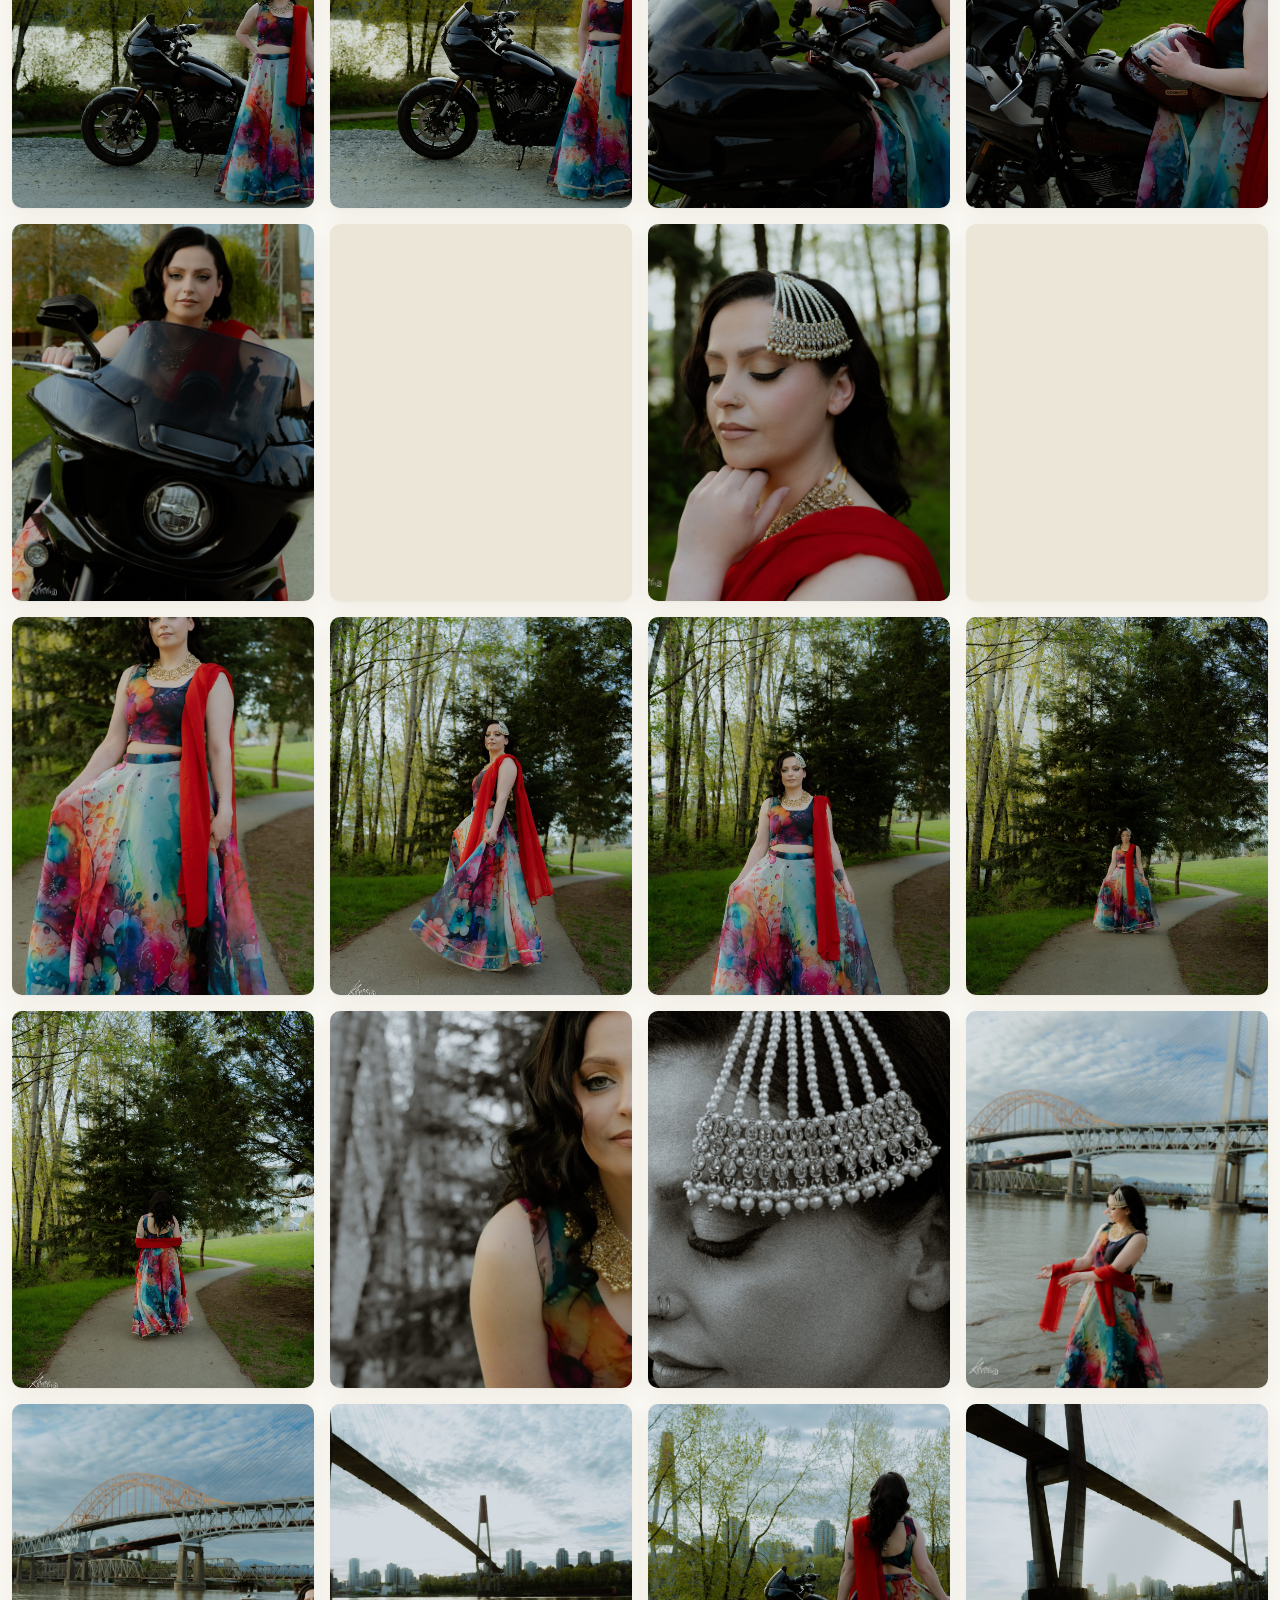
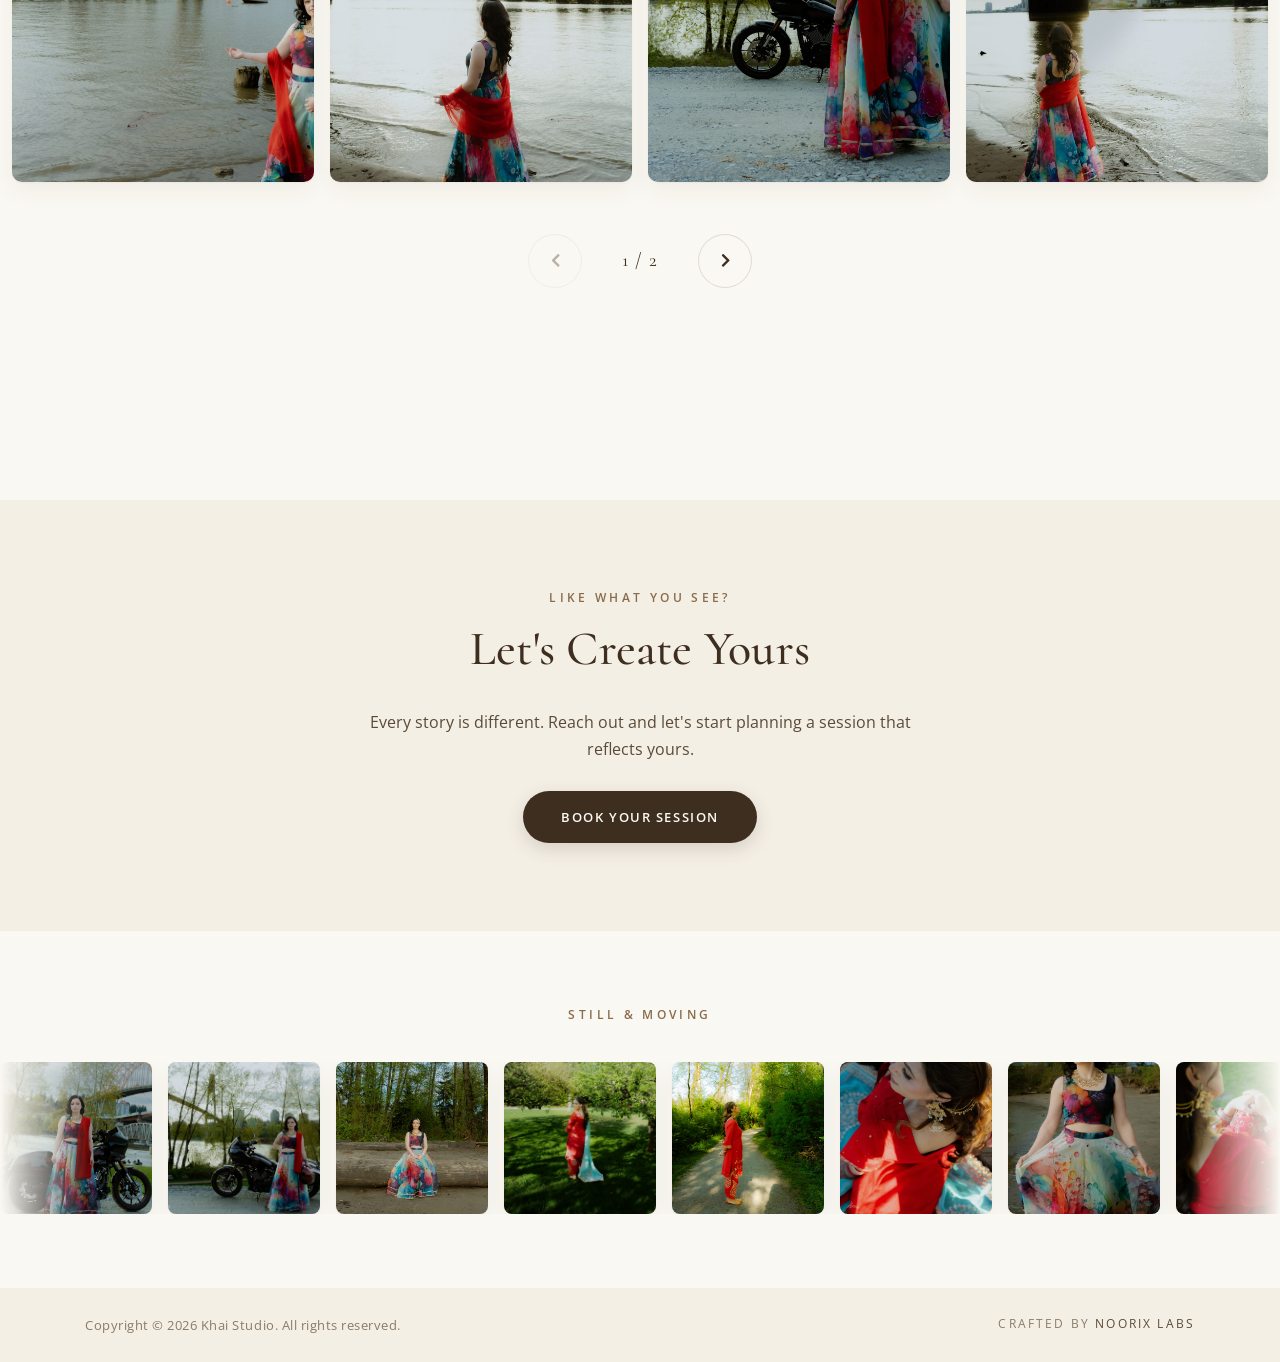
<file: gallery.html>
<!DOCTYPE html>
<html lang="en-CA">

<head>
	<meta charset="UTF-8">
	<meta name="viewport" content="width=device-width, initial-scale=1.0">

	<title>Portfolio | Khai Studio — Surrey &amp; Metro Vancouver Photographer</title>
	<meta name="description" content="Browse the Khai Studio portfolio — couples, weddings, and elopements captured across Surrey and Metro Vancouver, BC.">
	<meta name="keywords" content="photography portfolio Surrey BC, Metro Vancouver wedding photography, couples portfolio Vancouver, elopement photography BC, Khai Studio portfolio">
	<link rel="canonical" href="https://www.khaistudio.ca/gallery.html">

	<meta name="geo.region" content="CA-BC">
	<meta name="geo.placename" content="Surrey, British Columbia">
	<meta name="geo.position" content="49.1044;-122.8011">
	<meta name="ICBM" content="49.1044, -122.8011">

	<meta property="og:type" content="website">
	<meta property="og:url" content="https://www.khaistudio.ca/gallery.html">
	<meta property="og:title" content="Portfolio | Khai Studio — Surrey &amp; Metro Vancouver">
	<meta property="og:description" content="Couples, weddings, and elopements across Metro Vancouver — selected work from Khai Studio.">
	<meta property="og:image" content="https://www.khaistudio.ca/images/og-khaistudio.jpg">
	<meta property="og:locale" content="en_CA">
	<meta property="og:site_name" content="Khai Studio">

	<script type="application/ld+json">
	{
		"@context": "https://schema.org",
		"@type": "BreadcrumbList",
		"itemListElement": [
			{ "@type": "ListItem", "position": 1, "name": "Home", "item": "https://www.khaistudio.ca/" },
			{ "@type": "ListItem", "position": 2, "name": "Portfolio", "item": "https://www.khaistudio.ca/gallery.html" }
		]
	}
	</script>

	<link rel="preconnect" href="https://fonts.googleapis.com/">
	<link rel="preconnect" href="https://fonts.gstatic.com/" crossorigin>
	<link href="https://fonts.googleapis.com/css2?family=Cormorant:ital,wght@0,400;0,500;0,600;0,700;1,400;1,700&family=Open+Sans:ital,wght@0,400;0,600;0,700&display=swap" rel="stylesheet">

	<link rel="stylesheet" href="css/bootstrap/css/bootstrap.css">
	<link rel="stylesheet" href="css/fontawesome/css/all.css">
	<link rel="stylesheet" href="js/owl-carousel/owl.carousel.css">
	<link rel="stylesheet" href="style.css">
	<link rel="stylesheet" href="theme-v7.css?v=8">

	<link rel="icon" href="images/icons/favicon-32x32.png" sizes="32x32">
	<link rel="icon" href="images/icons/favicon-192x192.png" sizes="192x192">
	<link rel="apple-touch-icon-precomposed" href="images/icons/favicon-180x180.png">

	<!-- GA4 — replace G-XXXXXXXXXX with your real ID -->
	<script async src="https://www.googletagmanager.com/gtag/js?id=G-XXXXXXXXXX"></script>
	<script>
		window.dataLayer = window.dataLayer || [];
		function gtag(){dataLayer.push(arguments);}
		gtag('js', new Date());
		gtag('config', 'G-XXXXXXXXXX');
	</script>
</head>

<body class="home">
	<a class="skip-link" href="#main-content">Skip to content</a>
	<div id="header"></div>

	<!-- PAGE TOP -->
	<div class="top-single-bkg" style="background-image:url('images/albums/gal-2/khai-021-landscape.jpg');">
		<div class="inner-desc">
			<div class="container">
				<h1 class="post-title single-post-title">Portfolio</h1>
				<span class="post-subtitle page-subtitle">Surrey &amp; Metro Vancouver — couples, weddings &amp; elopements</span>
			</div>
		</div>
	</div>

	<!-- PAGE CONTENT -->
	<div class="page-holder custom-page-template page-full fullscreen-page clearfix" id="main-content" tabindex="-1">

		<!-- EDITORIAL INTRO -->
		<section class="section-holder alignc pf-intro">
			<div class="container">
				<div class="row">
					<div class="col-lg-8 offset-lg-2">
						<span class="eyebrow">Selected Work</span>
						<h2 class="section-title margin-b32">Stories Captured Through My Lens</h2>
						<p>
							A curated collection of couples, weddings, and elopements across Surrey and
							Metro Vancouver — quiet glances, vibrant celebrations, and the moments in between.
						</p>
					</div>
				</div>
			</div>

			<!-- CATEGORY FILTERS -->
			<!-- <div class="pf-filter" role="tablist" aria-label="Filter portfolio by category">
				<button type="button" class="is-active" data-filter="*">All</button>
				<button type="button" data-filter=".cat-couples">Couples</button>
				<button type="button" data-filter=".cat-weddings">Weddings</button>
				<button type="button" data-filter=".cat-elopements">Elopements</button>
			</div> -->
		</section>

		<!-- MASONRY GALLERY -->
		<section class="section-holder" style="padding-top:0;">
			<div class="pf-grid" aria-live="polite">
				<div class="pf-item pf-item--wide cat-couples" data-category="couples">
					<a href="images/albums/gal-2/khai-001-landscape.jpg" class="pf-figure" title="Couples — Khai Studio">
						<img loading="lazy" decoding="async" src="images/albums/gal-2/khai-001-landscape.jpg" alt="Couples photography in Metro Vancouver — Khai Studio">
						<span class="pf-view" aria-hidden="true"><i class="fas fa-expand"></i></span>
						<span class="pf-cap">Couples</span>
					</a>
				</div>
				<div class="pf-item cat-weddings" data-category="weddings">
					<a href="images/albums/gal-2/khai-002-portrait.jpg" class="pf-figure" title="Weddings — Khai Studio">
						<img loading="lazy" decoding="async" src="images/albums/gal-2/khai-002-portrait.jpg" alt="Wedding photography in Surrey &amp; Metro Vancouver — Khai Studio">
						<span class="pf-view" aria-hidden="true"><i class="fas fa-expand"></i></span>
						<span class="pf-cap">Weddings</span>
					</a>
				</div>
				<div class="pf-item cat-elopements" data-category="elopements">
					<a href="images/albums/gal-2/khai-003-landscape.jpg" class="pf-figure" title="Elopements — Khai Studio">
						<img loading="lazy" decoding="async" src="images/albums/gal-2/khai-003-landscape.jpg" alt="Elopement photography in British Columbia — Khai Studio">
						<span class="pf-view" aria-hidden="true"><i class="fas fa-expand"></i></span>
						<span class="pf-cap">Elopements</span>
					</a>
				</div>
				<div class="pf-item cat-couples" data-category="couples">
					<a href="images/albums/gal-2/khai-004-portrait.jpg" class="pf-figure" title="Couples — Khai Studio">
						<img loading="lazy" decoding="async" src="images/albums/gal-2/khai-004-portrait.jpg" alt="Couples photography in Metro Vancouver — Khai Studio">
						<span class="pf-view" aria-hidden="true"><i class="fas fa-expand"></i></span>
						<span class="pf-cap">Couples</span>
					</a>
				</div>
				<div class="pf-item cat-weddings" data-category="weddings">
					<a href="images/albums/gal-2/khai-005-square.jpg" class="pf-figure" title="Weddings — Khai Studio">
						<img loading="lazy" decoding="async" src="images/albums/gal-2/khai-005-square.jpg" alt="Wedding photography in Surrey &amp; Metro Vancouver — Khai Studio">
						<span class="pf-view" aria-hidden="true"><i class="fas fa-expand"></i></span>
						<span class="pf-cap">Weddings</span>
					</a>
				</div>
				<div class="pf-item cat-elopements" data-category="elopements">
					<a href="images/albums/gal-2/khai-006-square.jpg" class="pf-figure" title="Elopements — Khai Studio">
						<img loading="lazy" decoding="async" src="images/albums/gal-2/khai-006-square.jpg" alt="Elopement photography in British Columbia — Khai Studio">
						<span class="pf-view" aria-hidden="true"><i class="fas fa-expand"></i></span>
						<span class="pf-cap">Elopements</span>
					</a>
				</div>
				<div class="pf-item cat-couples" data-category="couples">
					<a href="images/albums/gal-2/khai-007-square.jpg" class="pf-figure" title="Couples — Khai Studio">
						<img loading="lazy" decoding="async" src="images/albums/gal-2/khai-007-square.jpg" alt="Couples photography in Metro Vancouver — Khai Studio">
						<span class="pf-view" aria-hidden="true"><i class="fas fa-expand"></i></span>
						<span class="pf-cap">Couples</span>
					</a>
				</div>
				<div class="pf-item cat-weddings" data-category="weddings">
					<a href="images/albums/gal-2/khai-008-square.jpg" class="pf-figure" title="Weddings — Khai Studio">
						<img loading="lazy" decoding="async" src="images/albums/gal-2/khai-008-square.jpg" alt="Wedding photography in Surrey &amp; Metro Vancouver — Khai Studio">
						<span class="pf-view" aria-hidden="true"><i class="fas fa-expand"></i></span>
						<span class="pf-cap">Weddings</span>
					</a>
				</div>
				<div class="pf-item cat-elopements" data-category="elopements">
					<a href="images/albums/gal-2/khai-009-portrait.jpg" class="pf-figure" title="Elopements — Khai Studio">
						<img loading="lazy" decoding="async" src="images/albums/gal-2/khai-009-portrait.jpg" alt="Elopement photography in British Columbia — Khai Studio">
						<span class="pf-view" aria-hidden="true"><i class="fas fa-expand"></i></span>
						<span class="pf-cap">Elopements</span>
					</a>
				</div>
				<div class="pf-item cat-couples" data-category="couples">
					<a href="images/albums/gal-2/khai-010-portrait.jpg" class="pf-figure" title="Couples — Khai Studio">
						<img loading="lazy" decoding="async" src="images/albums/gal-2/khai-010-portrait.jpg" alt="Couples photography in Metro Vancouver — Khai Studio">
						<span class="pf-view" aria-hidden="true"><i class="fas fa-expand"></i></span>
						<span class="pf-cap">Couples</span>
					</a>
				</div>
				<div class="pf-item cat-weddings" data-category="weddings">
					<a href="images/albums/gal-2/khai-011-square.jpg" class="pf-figure" title="Weddings — Khai Studio">
						<img loading="lazy" decoding="async" src="images/albums/gal-2/khai-011-square.jpg" alt="Wedding photography in Surrey &amp; Metro Vancouver — Khai Studio">
						<span class="pf-view" aria-hidden="true"><i class="fas fa-expand"></i></span>
						<span class="pf-cap">Weddings</span>
					</a>
				</div>
				<div class="pf-item cat-elopements" data-category="elopements">
					<a href="images/albums/gal-2/khai-012-landscape.jpg" class="pf-figure" title="Elopements — Khai Studio">
						<img loading="lazy" decoding="async" src="images/albums/gal-2/khai-012-landscape.jpg" alt="Elopement photography in British Columbia — Khai Studio">
						<span class="pf-view" aria-hidden="true"><i class="fas fa-expand"></i></span>
						<span class="pf-cap">Elopements</span>
					</a>
				</div>
				<div class="pf-item cat-couples" data-category="couples">
					<a href="images/albums/gal-2/khai-013-tall.jpg" class="pf-figure" title="Couples — Khai Studio">
						<img loading="lazy" decoding="async" src="images/albums/gal-2/khai-013-tall.jpg" alt="Couples photography in Metro Vancouver — Khai Studio">
						<span class="pf-view" aria-hidden="true"><i class="fas fa-expand"></i></span>
						<span class="pf-cap">Couples</span>
					</a>
				</div>
				<div class="pf-item cat-weddings" data-category="weddings">
					<a href="images/albums/gal-2/khai-014-portrait.jpg" class="pf-figure" title="Weddings — Khai Studio">
						<img loading="lazy" decoding="async" src="images/albums/gal-2/khai-014-portrait.jpg" alt="Wedding photography in Surrey &amp; Metro Vancouver — Khai Studio">
						<span class="pf-view" aria-hidden="true"><i class="fas fa-expand"></i></span>
						<span class="pf-cap">Weddings</span>
					</a>
				</div>
				<div class="pf-item cat-elopements" data-category="elopements">
					<a href="images/albums/gal-2/khai-015-tall.jpg" class="pf-figure" title="Elopements — Khai Studio">
						<img loading="lazy" decoding="async" src="images/albums/gal-2/khai-015-tall.jpg" alt="Elopement photography in British Columbia — Khai Studio">
						<span class="pf-view" aria-hidden="true"><i class="fas fa-expand"></i></span>
						<span class="pf-cap">Elopements</span>
					</a>
				</div>
				<div class="pf-item cat-couples" data-category="couples">
					<a href="images/albums/gal-2/khai-016-tall.jpg" class="pf-figure" title="Couples — Khai Studio">
						<img loading="lazy" decoding="async" src="images/albums/gal-2/khai-016-tall.jpg" alt="Couples photography in Metro Vancouver — Khai Studio">
						<span class="pf-view" aria-hidden="true"><i class="fas fa-expand"></i></span>
						<span class="pf-cap">Couples</span>
					</a>
				</div>
				<div class="pf-item cat-weddings" data-category="weddings">
					<a href="images/albums/gal-2/khai-017-portrait.jpg" class="pf-figure" title="Weddings — Khai Studio">
						<img loading="lazy" decoding="async" src="images/albums/gal-2/khai-017-portrait.jpg" alt="Wedding photography in Surrey &amp; Metro Vancouver — Khai Studio">
						<span class="pf-view" aria-hidden="true"><i class="fas fa-expand"></i></span>
						<span class="pf-cap">Weddings</span>
					</a>
				</div>
				<div class="pf-item cat-elopements" data-category="elopements">
					<a href="images/albums/gal-2/khai-018-tall.jpg" class="pf-figure" title="Elopements — Khai Studio">
						<img loading="lazy" decoding="async" src="images/albums/gal-2/khai-018-tall.jpg" alt="Elopement photography in British Columbia — Khai Studio">
						<span class="pf-view" aria-hidden="true"><i class="fas fa-expand"></i></span>
						<span class="pf-cap">Elopements</span>
					</a>
				</div>
				<div class="pf-item cat-couples" data-category="couples">
					<a href="images/albums/gal-2/khai-019-landscape.jpg" class="pf-figure" title="Couples — Khai Studio">
						<img loading="lazy" decoding="async" src="images/albums/gal-2/khai-019-landscape.jpg" alt="Couples photography in Metro Vancouver — Khai Studio">
						<span class="pf-view" aria-hidden="true"><i class="fas fa-expand"></i></span>
						<span class="pf-cap">Couples</span>
					</a>
				</div>
				<div class="pf-item cat-weddings" data-category="weddings">
					<a href="images/albums/gal-2/khai-020-portrait.jpg" class="pf-figure" title="Weddings — Khai Studio">
						<img loading="lazy" decoding="async" src="images/albums/gal-2/khai-020-portrait.jpg" alt="Wedding photography in Surrey &amp; Metro Vancouver — Khai Studio">
						<span class="pf-view" aria-hidden="true"><i class="fas fa-expand"></i></span>
						<span class="pf-cap">Weddings</span>
					</a>
				</div>
				<div class="pf-item cat-elopements" data-category="elopements">
					<a href="images/albums/gal-2/khai-021-landscape.jpg" class="pf-figure" title="Elopements — Khai Studio">
						<img loading="lazy" decoding="async" src="images/albums/gal-2/khai-021-landscape.jpg" alt="Elopement photography in British Columbia — Khai Studio">
						<span class="pf-view" aria-hidden="true"><i class="fas fa-expand"></i></span>
						<span class="pf-cap">Elopements</span>
					</a>
				</div>
				<div class="pf-item cat-couples" data-category="couples">
					<a href="images/albums/gal-2/khai-022-tall.jpg" class="pf-figure" title="Couples — Khai Studio">
						<img loading="lazy" decoding="async" src="images/albums/gal-2/khai-022-tall.jpg" alt="Couples photography in Metro Vancouver — Khai Studio">
						<span class="pf-view" aria-hidden="true"><i class="fas fa-expand"></i></span>
						<span class="pf-cap">Couples</span>
					</a>
				</div>
				<div class="pf-item cat-weddings" data-category="weddings">
					<a href="images/albums/gal-2/khai-023-square.jpg" class="pf-figure" title="Weddings — Khai Studio">
						<img loading="lazy" decoding="async" src="images/albums/gal-2/khai-023-square.jpg" alt="Wedding photography in Surrey &amp; Metro Vancouver — Khai Studio">
						<span class="pf-view" aria-hidden="true"><i class="fas fa-expand"></i></span>
						<span class="pf-cap">Weddings</span>
					</a>
				</div>
				<div class="pf-item cat-elopements" data-category="elopements">
					<a href="images/albums/gal-2/khai-024-tall.jpg" class="pf-figure" title="Elopements — Khai Studio">
						<img loading="lazy" decoding="async" src="images/albums/gal-2/khai-024-tall.jpg" alt="Elopement photography in British Columbia — Khai Studio">
						<span class="pf-view" aria-hidden="true"><i class="fas fa-expand"></i></span>
						<span class="pf-cap">Elopements</span>
					</a>
				</div>
				<div class="pf-item cat-couples" data-category="couples">
					<a href="images/albums/gal-2/khai-025-tall.jpg" class="pf-figure" title="Couples — Khai Studio">
						<img loading="lazy" decoding="async" src="images/albums/gal-2/khai-025-tall.jpg" alt="Couples photography in Metro Vancouver — Khai Studio">
						<span class="pf-view" aria-hidden="true"><i class="fas fa-expand"></i></span>
						<span class="pf-cap">Couples</span>
					</a>
				</div>
				<div class="pf-item pf-item--wide cat-weddings" data-category="weddings">
					<a href="images/albums/gal-2/khai-026-landscape.jpg" class="pf-figure" title="Weddings — Khai Studio">
						<img loading="lazy" decoding="async" src="images/albums/gal-2/khai-026-landscape.jpg" alt="Wedding photography in Surrey &amp; Metro Vancouver — Khai Studio">
						<span class="pf-view" aria-hidden="true"><i class="fas fa-expand"></i></span>
						<span class="pf-cap">Weddings</span>
					</a>
				</div>
				<div class="pf-item cat-elopements" data-category="elopements">
					<a href="images/albums/gal-2/khai-027-tall.jpg" class="pf-figure" title="Elopements — Khai Studio">
						<img loading="lazy" decoding="async" src="images/albums/gal-2/khai-027-tall.jpg" alt="Elopement photography in British Columbia — Khai Studio">
						<span class="pf-view" aria-hidden="true"><i class="fas fa-expand"></i></span>
						<span class="pf-cap">Elopements</span>
					</a>
				</div>
				<div class="pf-item cat-couples" data-category="couples">
					<a href="images/albums/gal-2/khai-028-square.jpg" class="pf-figure" title="Couples — Khai Studio">
						<img loading="lazy" decoding="async" src="images/albums/gal-2/khai-028-square.jpg" alt="Couples photography in Metro Vancouver — Khai Studio">
						<span class="pf-view" aria-hidden="true"><i class="fas fa-expand"></i></span>
						<span class="pf-cap">Couples</span>
					</a>
				</div>
				<div class="pf-item cat-weddings" data-category="weddings">
					<a href="images/albums/gal-2/khai-029-portrait.jpg" class="pf-figure" title="Weddings — Khai Studio">
						<img loading="lazy" decoding="async" src="images/albums/gal-2/khai-029-portrait.jpg" alt="Wedding photography in Surrey &amp; Metro Vancouver — Khai Studio">
						<span class="pf-view" aria-hidden="true"><i class="fas fa-expand"></i></span>
						<span class="pf-cap">Weddings</span>
					</a>
				</div>
				<div class="pf-item cat-elopements" data-category="elopements">
					<a href="images/albums/gal-2/khai-030-portrait.jpg" class="pf-figure" title="Elopements — Khai Studio">
						<img loading="lazy" decoding="async" src="images/albums/gal-2/khai-030-portrait.jpg" alt="Elopement photography in British Columbia — Khai Studio">
						<span class="pf-view" aria-hidden="true"><i class="fas fa-expand"></i></span>
						<span class="pf-cap">Elopements</span>
					</a>
				</div>
				<div class="pf-item cat-couples" data-category="couples">
					<a href="images/albums/gal-2/khai-031-portrait.jpg" class="pf-figure" title="Couples — Khai Studio">
						<img loading="lazy" decoding="async" src="images/albums/gal-2/khai-031-portrait.jpg" alt="Couples photography in Metro Vancouver — Khai Studio">
						<span class="pf-view" aria-hidden="true"><i class="fas fa-expand"></i></span>
						<span class="pf-cap">Couples</span>
					</a>
				</div>
				<div class="pf-item cat-weddings" data-category="weddings">
					<a href="images/albums/gal-2/khai-032-tall.jpg" class="pf-figure" title="Weddings — Khai Studio">
						<img loading="lazy" decoding="async" src="images/albums/gal-2/khai-032-tall.jpg" alt="Wedding photography in Surrey &amp; Metro Vancouver — Khai Studio">
						<span class="pf-view" aria-hidden="true"><i class="fas fa-expand"></i></span>
						<span class="pf-cap">Weddings</span>
					</a>
				</div>
				<div class="pf-item cat-elopements" data-category="elopements">
					<a href="images/albums/gal-2/khai-033-portrait.jpg" class="pf-figure" title="Elopements — Khai Studio">
						<img loading="lazy" decoding="async" src="images/albums/gal-2/khai-033-portrait.jpg" alt="Elopement photography in British Columbia — Khai Studio">
						<span class="pf-view" aria-hidden="true"><i class="fas fa-expand"></i></span>
						<span class="pf-cap">Elopements</span>
					</a>
				</div>
				<div class="pf-item cat-couples" data-category="couples">
					<a href="images/albums/gal-2/khai-034-square.jpg" class="pf-figure" title="Couples — Khai Studio">
						<img loading="lazy" decoding="async" src="images/albums/gal-2/khai-034-square.jpg" alt="Couples photography in Metro Vancouver — Khai Studio">
						<span class="pf-view" aria-hidden="true"><i class="fas fa-expand"></i></span>
						<span class="pf-cap">Couples</span>
					</a>
				</div>
				<div class="pf-item cat-weddings" data-category="weddings">
					<a href="images/albums/gal-2/khai-035-landscape.jpg" class="pf-figure" title="Weddings — Khai Studio">
						<img loading="lazy" decoding="async" src="images/albums/gal-2/khai-035-landscape.jpg" alt="Wedding photography in Surrey &amp; Metro Vancouver — Khai Studio">
						<span class="pf-view" aria-hidden="true"><i class="fas fa-expand"></i></span>
						<span class="pf-cap">Weddings</span>
					</a>
				</div>
				<div class="pf-item cat-elopements" data-category="elopements">
					<a href="images/albums/gal-2/khai-036-landscape.jpg" class="pf-figure" title="Elopements — Khai Studio">
						<img loading="lazy" decoding="async" src="images/albums/gal-2/khai-036-landscape.jpg" alt="Elopement photography in British Columbia — Khai Studio">
						<span class="pf-view" aria-hidden="true"><i class="fas fa-expand"></i></span>
						<span class="pf-cap">Elopements</span>
					</a>
				</div>
				<div class="pf-item cat-couples" data-category="couples">
					<a href="images/albums/gal-2/khai-037-square.jpg" class="pf-figure" title="Couples — Khai Studio">
						<img loading="lazy" decoding="async" src="images/albums/gal-2/khai-037-square.jpg" alt="Couples photography in Metro Vancouver — Khai Studio">
						<span class="pf-view" aria-hidden="true"><i class="fas fa-expand"></i></span>
						<span class="pf-cap">Couples</span>
					</a>
				</div>
				<div class="pf-item cat-weddings" data-category="weddings">
					<a href="images/albums/gal-2/khai-038-tall.jpg" class="pf-figure" title="Weddings — Khai Studio">
						<img loading="lazy" decoding="async" src="images/albums/gal-2/khai-038-tall.jpg" alt="Wedding photography in Surrey &amp; Metro Vancouver — Khai Studio">
						<span class="pf-view" aria-hidden="true"><i class="fas fa-expand"></i></span>
						<span class="pf-cap">Weddings</span>
					</a>
				</div>
				<div class="pf-item cat-elopements" data-category="elopements">
					<a href="images/albums/gal-2/khai-039-tall.jpg" class="pf-figure" title="Elopements — Khai Studio">
						<img loading="lazy" decoding="async" src="images/albums/gal-2/khai-039-tall.jpg" alt="Elopement photography in British Columbia — Khai Studio">
						<span class="pf-view" aria-hidden="true"><i class="fas fa-expand"></i></span>
						<span class="pf-cap">Elopements</span>
					</a>
				</div>
				<div class="pf-item cat-couples" data-category="couples">
					<a href="images/albums/gal-2/khai-040-portrait.jpg" class="pf-figure" title="Couples — Khai Studio">
						<img loading="lazy" decoding="async" src="images/albums/gal-2/khai-040-portrait.jpg" alt="Couples photography in Metro Vancouver — Khai Studio">
						<span class="pf-view" aria-hidden="true"><i class="fas fa-expand"></i></span>
						<span class="pf-cap">Couples</span>
					</a>
				</div>
				<div class="pf-item cat-weddings" data-category="weddings">
					<a href="images/albums/gal-2/khai-041-tall.jpg" class="pf-figure" title="Weddings — Khai Studio">
						<img loading="lazy" decoding="async" src="images/albums/gal-2/khai-041-tall.jpg" alt="Wedding photography in Surrey &amp; Metro Vancouver — Khai Studio">
						<span class="pf-view" aria-hidden="true"><i class="fas fa-expand"></i></span>
						<span class="pf-cap">Weddings</span>
					</a>
				</div>
				<div class="pf-item cat-elopements" data-category="elopements">
					<a href="images/albums/gal-2/khai-042-square.jpg" class="pf-figure" title="Elopements — Khai Studio">
						<img loading="lazy" decoding="async" src="images/albums/gal-2/khai-042-square.jpg" alt="Elopement photography in British Columbia — Khai Studio">
						<span class="pf-view" aria-hidden="true"><i class="fas fa-expand"></i></span>
						<span class="pf-cap">Elopements</span>
					</a>
				</div>
				<div class="pf-item cat-couples" data-category="couples">
					<a href="images/albums/gal-2/khai-043-tall.jpg" class="pf-figure" title="Couples — Khai Studio">
						<img loading="lazy" decoding="async" src="images/albums/gal-2/khai-043-tall.jpg" alt="Couples photography in Metro Vancouver — Khai Studio">
						<span class="pf-view" aria-hidden="true"><i class="fas fa-expand"></i></span>
						<span class="pf-cap">Couples</span>
					</a>
				</div>
				<div class="pf-item cat-weddings" data-category="weddings">
					<a href="images/albums/gal-2/khai-044-portrait.jpg" class="pf-figure" title="Weddings — Khai Studio">
						<img loading="lazy" decoding="async" src="images/albums/gal-2/khai-044-portrait.jpg" alt="Wedding photography in Surrey &amp; Metro Vancouver — Khai Studio">
						<span class="pf-view" aria-hidden="true"><i class="fas fa-expand"></i></span>
						<span class="pf-cap">Weddings</span>
					</a>
				</div>
				<div class="pf-item cat-elopements" data-category="elopements">
					<a href="images/albums/gal-2/khai-045-portrait.jpg" class="pf-figure" title="Elopements — Khai Studio">
						<img loading="lazy" decoding="async" src="images/albums/gal-2/khai-045-portrait.jpg" alt="Elopement photography in British Columbia — Khai Studio">
						<span class="pf-view" aria-hidden="true"><i class="fas fa-expand"></i></span>
						<span class="pf-cap">Elopements</span>
					</a>
				</div>
				<div class="pf-item cat-couples" data-category="couples">
					<a href="images/albums/gal-2/khai-046-landscape.jpg" class="pf-figure" title="Couples — Khai Studio">
						<img loading="lazy" decoding="async" src="images/albums/gal-2/khai-046-landscape.jpg" alt="Couples photography in Metro Vancouver — Khai Studio">
						<span class="pf-view" aria-hidden="true"><i class="fas fa-expand"></i></span>
						<span class="pf-cap">Couples</span>
					</a>
				</div>
			</div>

			<!-- SLIDE NAV — 20 photos per slide -->
			<div class="pf-nav" role="navigation" aria-label="Portfolio slides">
				<button type="button" class="pf-nav__prev" aria-label="Previous slide"><i class="fas fa-chevron-left" aria-hidden="true"></i></button>
				<span class="pf-nav__indicator" aria-live="polite">1 / 1</span>
				<button type="button" class="pf-nav__next" aria-label="Next slide"><i class="fas fa-chevron-right" aria-hidden="true"></i></button>
			</div>
		</section>

		<!-- CLOSING CTA -->
		<section class="pf-cta">
			<div class="container alignc">
				<span class="eyebrow">Like What You See?</span>
				<h2 class="margin-b32">Let's Create Yours</h2>
				<p style="max-width:580px;margin:0 auto 28px;">
					Every story is different. Reach out and let's start planning a session that reflects yours.
				</p>
				<a href="contact.html" class="view-more">Book Your Session</a>
			</div>
		</section>

	</div>

	<div id="footer"></div>

	<!-- Single JS entry: loads vendors, partials, and all page logic -->
	<script src="js/app.js?v=8"></script>
</body>

</html>
</file>
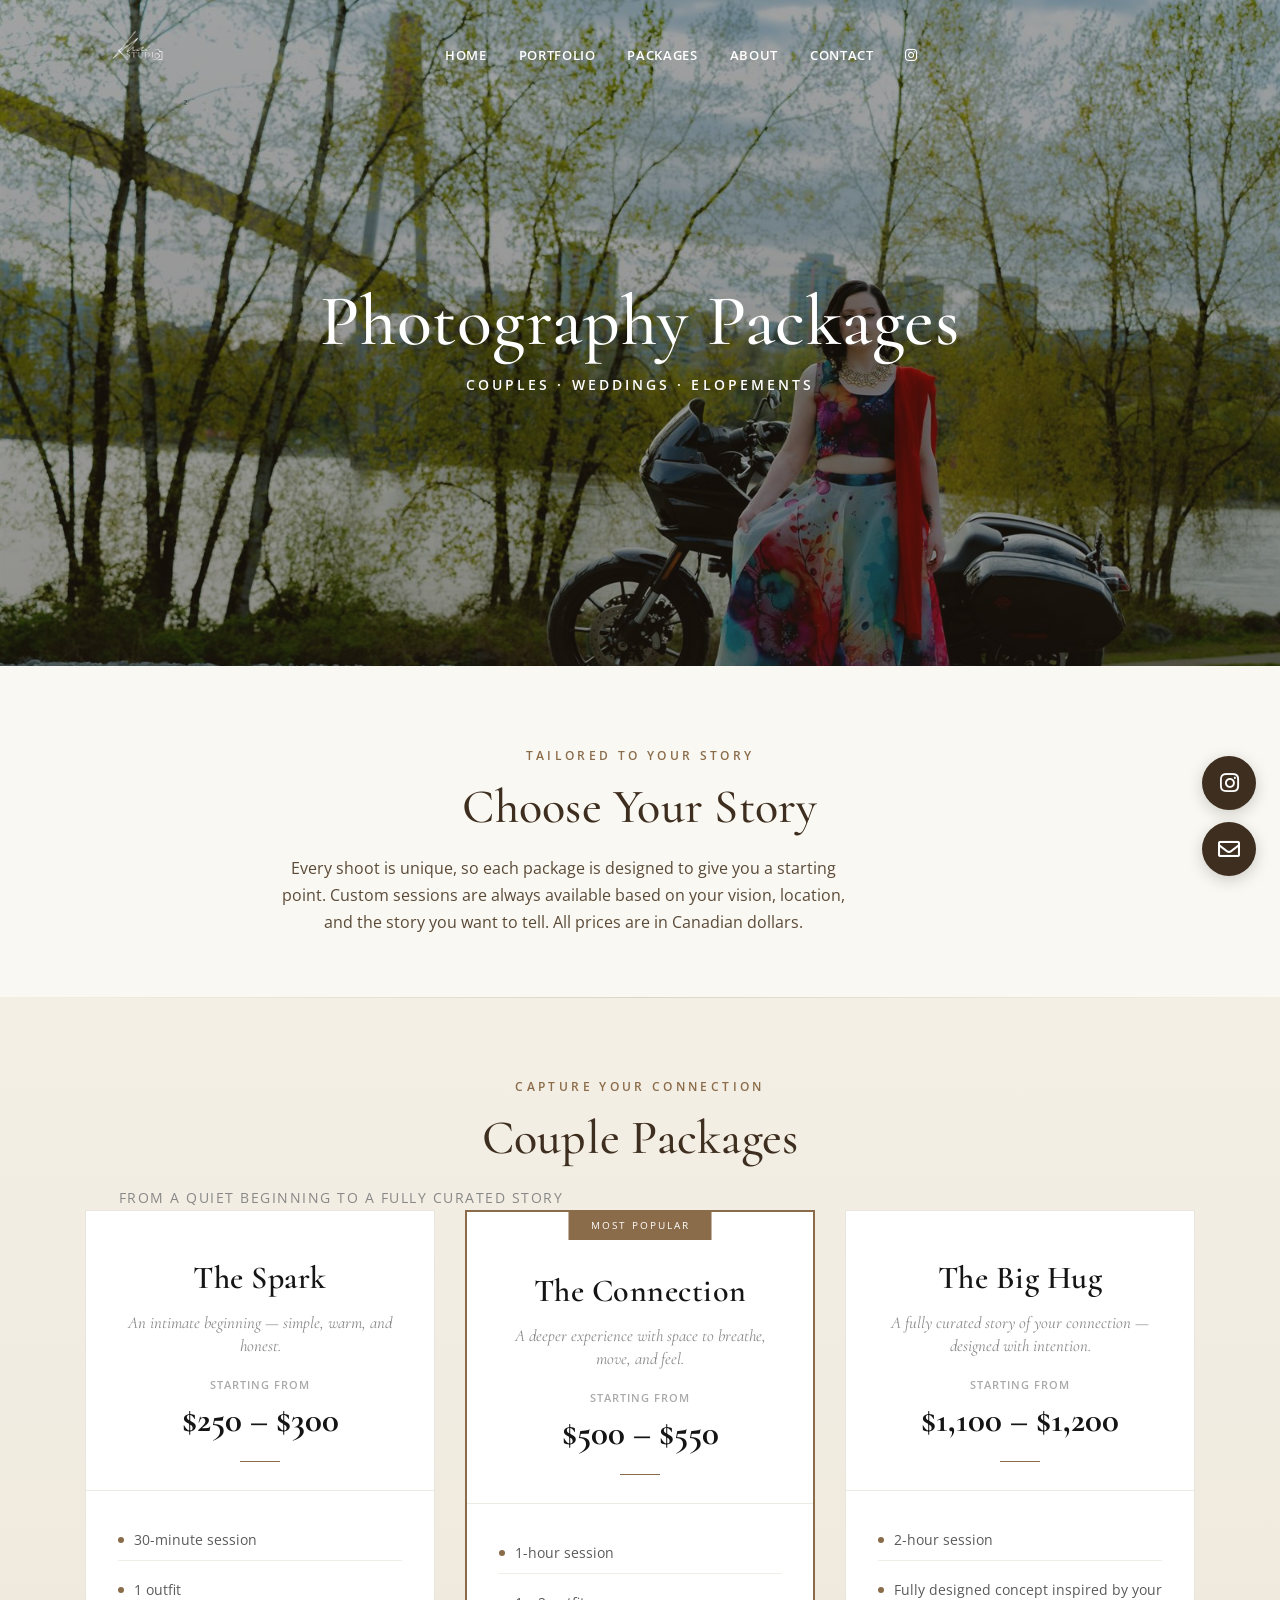
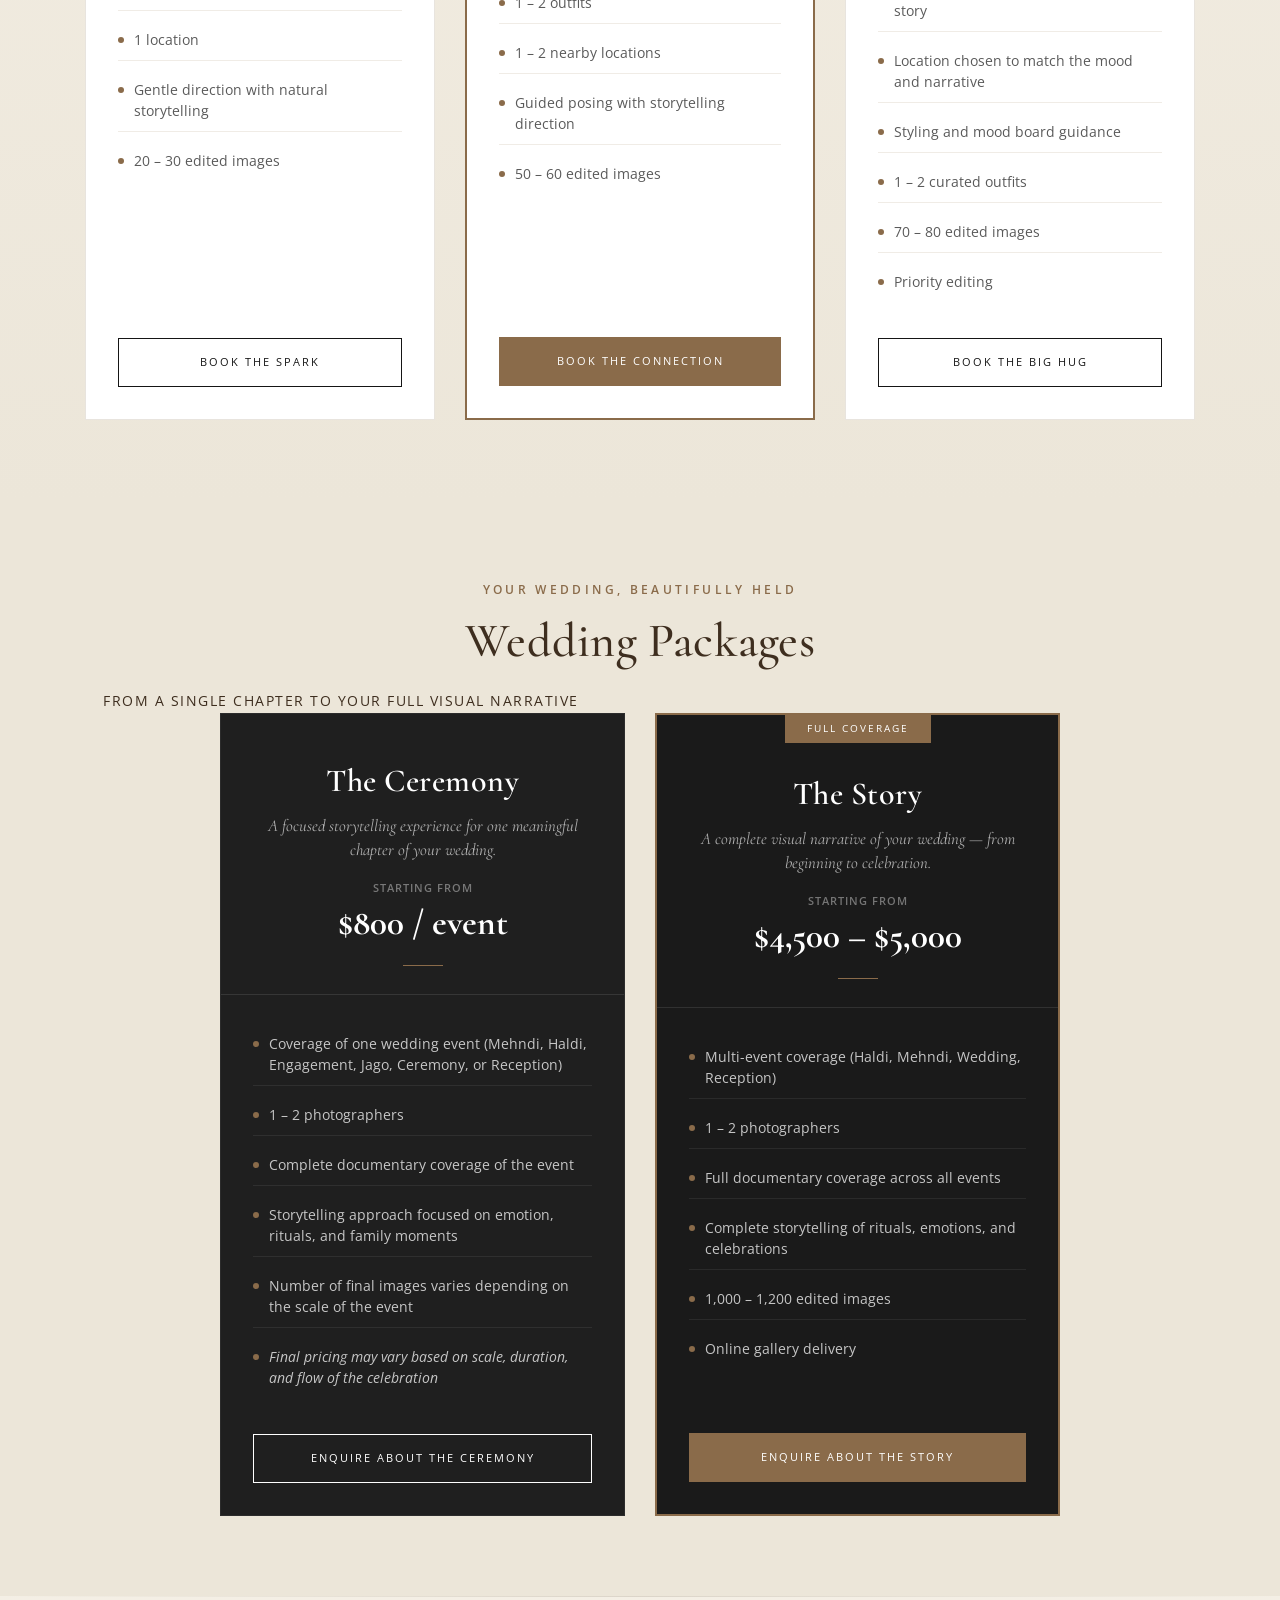
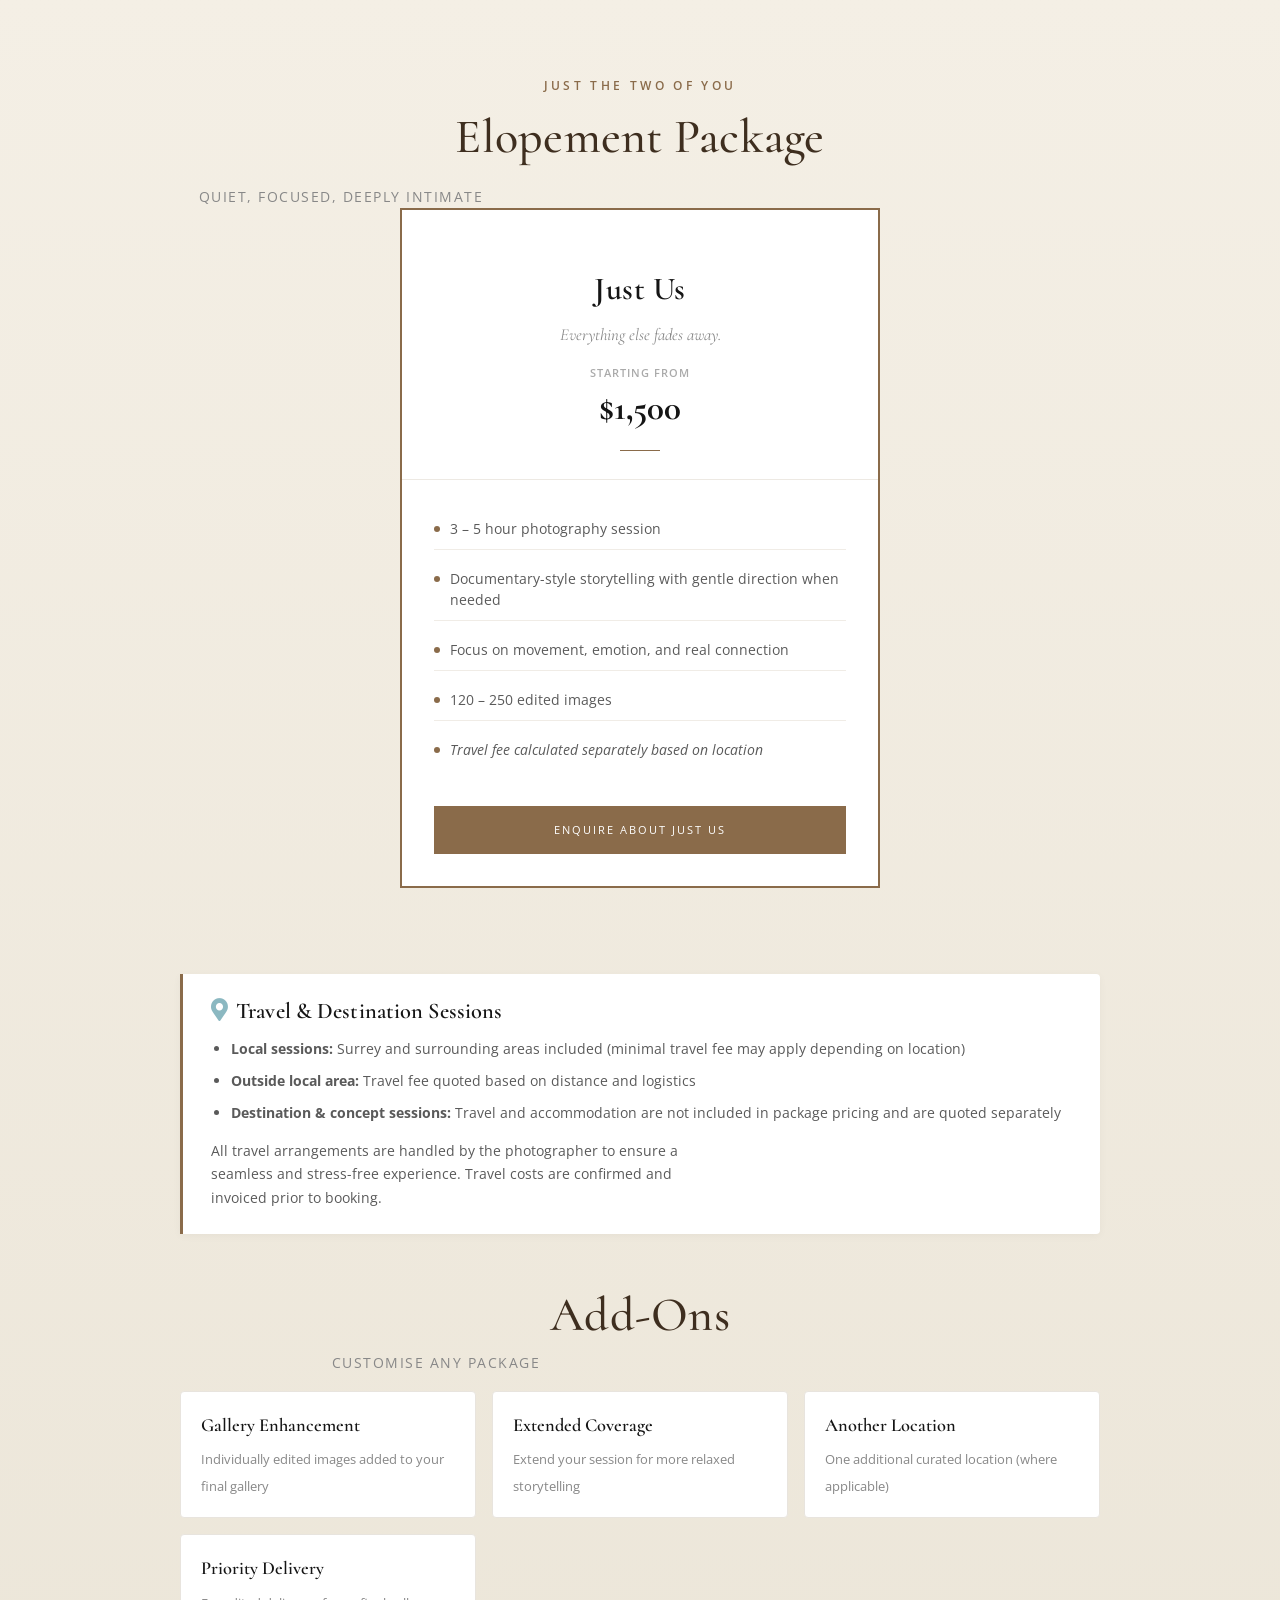
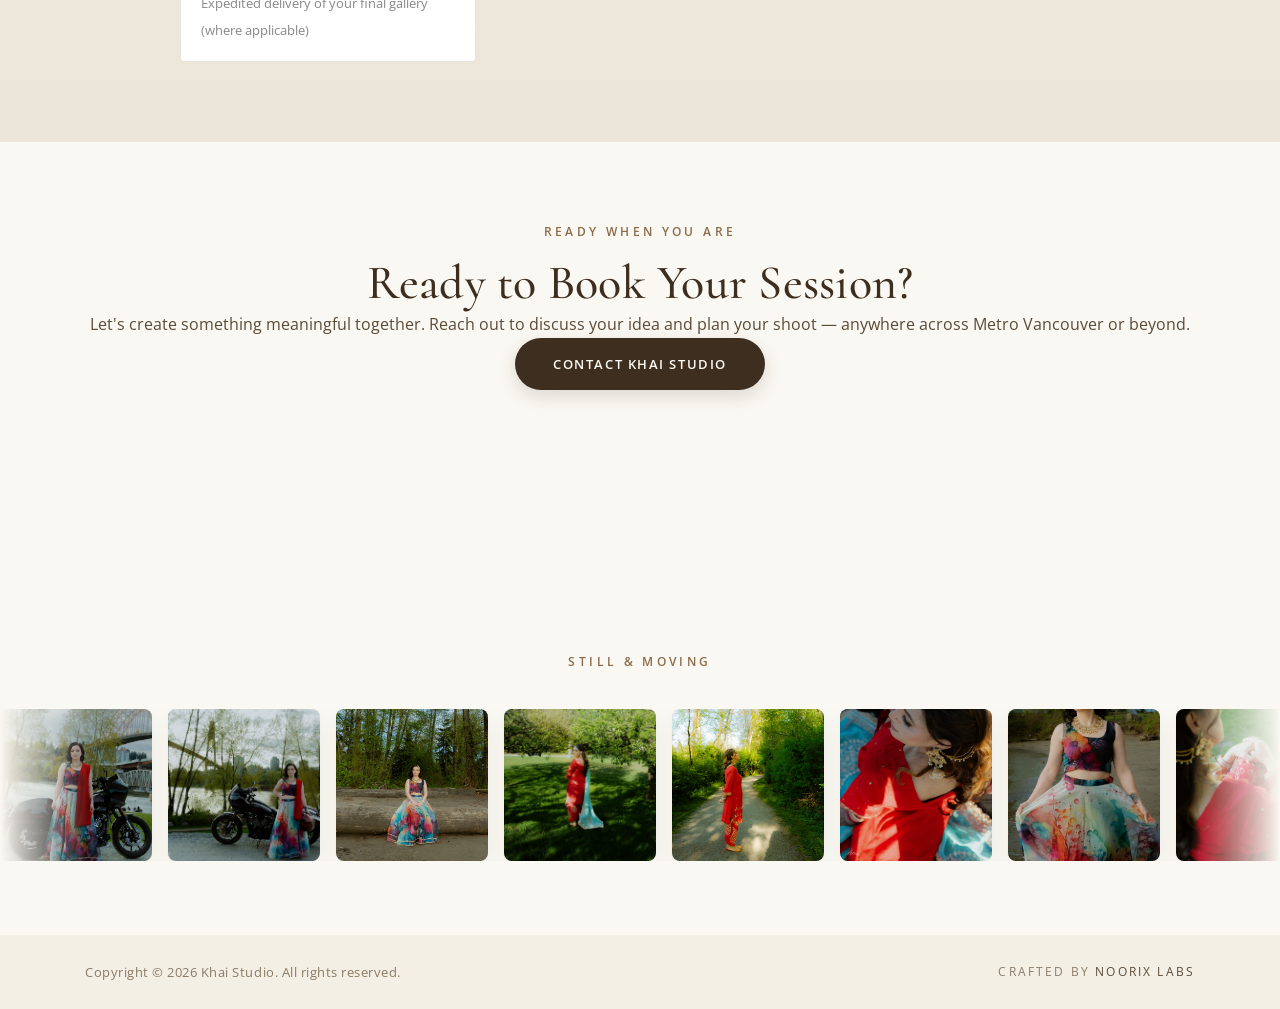
<file: packages.html>
<!DOCTYPE html>
<html lang="en-CA">

<head>
	<meta charset="UTF-8">
	<meta name="viewport" content="width=device-width, initial-scale=1.0">

	<title>Photography Packages | Khai Studio — Couples, Weddings &amp; Elopements in Surrey BC</title>
	<meta name="description" content="Khai Studio photography packages. Couple sessions from $250, weddings from $800/event, elopements from $1,500. Surrey-based, serving Metro Vancouver.">
	<meta name="keywords" content="photography packages Surrey BC, wedding photography pricing Vancouver, couples photography packages Metro Vancouver, elopement photographer pricing BC, Khai Studio packages">
	<link rel="canonical" href="https://www.khaistudio.ca/packages.html">

	<meta name="geo.region" content="CA-BC">
	<meta name="geo.placename" content="Surrey, British Columbia">
	<meta name="geo.position" content="49.1044;-122.8011">
	<meta name="ICBM" content="49.1044, -122.8011">

	<meta property="og:type" content="website">
	<meta property="og:url" content="https://www.khaistudio.ca/packages.html">
	<meta property="og:title" content="Photography Packages | Khai Studio — Surrey BC">
	<meta property="og:description" content="Couples, weddings, and elopement packages. Surrey-based photographer Pawan serving Metro Vancouver.">
	<meta property="og:image" content="https://www.khaistudio.ca/images/og-khaistudio.jpg">
	<meta property="og:locale" content="en_CA">
	<meta property="og:site_name" content="Khai Studio">

	<script type="application/ld+json">
	{
		"@context": "https://schema.org",
		"@type": "Service",
		"name": "Khai Studio Photography",
		"provider": {
			"@type": "LocalBusiness",
			"name": "Khai Studio",
			"url": "https://www.khaistudio.ca",
			"address": {
				"@type": "PostalAddress",
				"addressLocality": "Surrey",
				"addressRegion": "BC",
				"addressCountry": "CA"
			}
		},
		"areaServed": "Metro Vancouver, BC",
		"hasOfferCatalog": {
			"@type": "OfferCatalog",
			"name": "Photography Packages",
			"itemListElement": [
				{
					"@type": "Offer",
					"itemOffered": { "@type": "Service", "name": "The Spark — Couple Session" },
					"priceSpecification": { "@type": "PriceSpecification", "minPrice": "250", "maxPrice": "300", "priceCurrency": "CAD" }
				},
				{
					"@type": "Offer",
					"itemOffered": { "@type": "Service", "name": "The Connection — Couple Session" },
					"priceSpecification": { "@type": "PriceSpecification", "minPrice": "500", "maxPrice": "550", "priceCurrency": "CAD" }
				},
				{
					"@type": "Offer",
					"itemOffered": { "@type": "Service", "name": "The Big Hug — Concept Experience" },
					"priceSpecification": { "@type": "PriceSpecification", "minPrice": "1100", "maxPrice": "1200", "priceCurrency": "CAD" }
				},
				{
					"@type": "Offer",
					"itemOffered": { "@type": "Service", "name": "The Ceremony — Single Wedding Event" },
					"priceSpecification": { "@type": "PriceSpecification", "price": "800", "priceCurrency": "CAD" }
				},
				{
					"@type": "Offer",
					"itemOffered": { "@type": "Service", "name": "The Story — Multi-Event Wedding" },
					"priceSpecification": { "@type": "PriceSpecification", "minPrice": "4500", "maxPrice": "5000", "priceCurrency": "CAD" }
				},
				{
					"@type": "Offer",
					"itemOffered": { "@type": "Service", "name": "Just Us — Elopement" },
					"priceSpecification": { "@type": "PriceSpecification", "price": "1500", "priceCurrency": "CAD" }
				}
			]
		}
	}
	</script>

	<script type="application/ld+json">
	{
		"@context": "https://schema.org",
		"@type": "BreadcrumbList",
		"itemListElement": [
			{ "@type": "ListItem", "position": 1, "name": "Home", "item": "https://www.khaistudio.ca/" },
			{ "@type": "ListItem", "position": 2, "name": "Packages", "item": "https://www.khaistudio.ca/packages.html" }
		]
	}
	</script>

	<link rel="preconnect" href="https://fonts.googleapis.com/">
	<link rel="preconnect" href="https://fonts.gstatic.com/" crossorigin>
	<link href="https://fonts.googleapis.com/css2?family=Cormorant:ital,wght@0,400;0,500;0,600;0,700;1,400;1,700&family=Open+Sans:ital,wght@0,400;0,600;0,700&display=swap" rel="stylesheet">

	<link rel="stylesheet" href="css/bootstrap/css/bootstrap.css">
	<link rel="stylesheet" href="css/fontawesome/css/all.css">
	<link rel="stylesheet" href="js/owl-carousel/owl.carousel.css">
	<link rel="stylesheet" href="style.css">
	<link rel="stylesheet" href="theme-v7.css?v=8">

	<link rel="icon" href="images/icons/favicon-32x32.png" sizes="32x32">
	<link rel="icon" href="images/icons/favicon-192x192.png" sizes="192x192">
	<link rel="apple-touch-icon-precomposed" href="images/icons/favicon-180x180.png">

	<!-- GA4 — replace G-XXXXXXXXXX with your real ID -->
	<script async src="https://www.googletagmanager.com/gtag/js?id=G-XXXXXXXXXX"></script>
	<script>
		window.dataLayer = window.dataLayer || [];
		function gtag(){dataLayer.push(arguments);}
		gtag('js', new Date());
		gtag('config', 'G-XXXXXXXXXX');
	</script>
</head>

<body class="home">
	<div id="header"></div>

	<!-- PAGE TOP -->
	<div class="top-single-bkg" style="background-image:url('images/albums/gal-2/khai-012-landscape.jpg');">
		<div class="inner-desc">
			<div class="container">
				<h1 class="post-title single-post-title">Photography Packages</h1>
				<span class="post-subtitle page-subtitle">
					Couples &middot; Weddings &middot; Elopements
				</span>
			</div>
		</div>
	</div>

	<!-- PAGE CONTENT -->
	<div class="page-holder custom-page-template page-full fullscreen-page clearfix">

		<!-- INTRO — clean white background -->
		<section class="pkg-intro">
			<div class="container">
				<span class="eyebrow">Tailored to Your Story</span>
				<h2 class="section-title margin-b32">Choose Your Story</h2>
				<div class="row">
					<div class="col-lg-8 offset-lg-2">
						<p>
							Every shoot is unique, so each package is designed to give you a starting point.
							Custom sessions are always available based on your vision, location, and the story
							you want to tell. All prices are in Canadian dollars.
						</p>
					</div>
				</div>
			</div>
		</section>


		<!-- ═══════════ COUPLE PACKAGES — CREAM ═══════════ -->
		<section class="pkg-bg-cream">
			<div class="container">

				<span class="eyebrow">Capture Your Connection</span>
				<h2 class="packages-section-title section-title">Couple Packages</h2>
				<p class="packages-section-subtitle">From a quiet beginning to a fully curated story</p>

				<div class="pkg-grid">

					<!-- The Spark -->
					<div class="pkg-card">
						<div class="pkg-head">
							<div class="pkg-name">The Spark</div>
							<div class="pkg-tagline">An intimate beginning — simple, warm, and honest.</div>
							<div>
								<span class="pkg-price-from">Starting from</span>
								<div class="pkg-price">$250 – $300</div>
							</div>
							<div class="pkg-divider"></div>
						</div>
						<div class="pkg-body">
							<ul class="pkg-features">
								<li>30-minute session</li>
								<li>1 outfit</li>
								<li>1 location</li>
								<li>Gentle direction with natural storytelling</li>
								<li>20 – 30 edited images</li>
							</ul>
							<a href="contact.html?package=The+Spark" class="pkg-cta">Book The Spark</a>
						</div>
					</div>

					<!-- The Connection — Featured -->
					<div class="pkg-card pkg-featured">
						<span class="pkg-ribbon">Most Popular</span>
						<div class="pkg-head">
							<div class="pkg-name">The Connection</div>
							<div class="pkg-tagline">A deeper experience with space to breathe, move, and feel.</div>
							<div>
								<span class="pkg-price-from">Starting from</span>
								<div class="pkg-price">$500 – $550</div>
							</div>
							<div class="pkg-divider"></div>
						</div>
						<div class="pkg-body">
							<ul class="pkg-features">
								<li>1-hour session</li>
								<li>1 – 2 outfits</li>
								<li>1 – 2 nearby locations</li>
								<li>Guided posing with storytelling direction</li>
								<li>50 – 60 edited images</li>
							</ul>
							<a href="contact.html?package=The+Connection" class="pkg-cta">Book The Connection</a>
						</div>
					</div>

					<!-- The Big Hug -->
					<div class="pkg-card">
						<div class="pkg-head">
							<div class="pkg-name">The Big Hug</div>
							<div class="pkg-tagline">A fully curated story of your connection — designed with intention.</div>
							<div>
								<span class="pkg-price-from">Starting from</span>
								<div class="pkg-price">$1,100 – $1,200</div>
							</div>
							<div class="pkg-divider"></div>
						</div>
						<div class="pkg-body">
							<ul class="pkg-features">
								<li>2-hour session</li>
								<li>Fully designed concept inspired by your story</li>
								<li>Location chosen to match the mood and narrative</li>
								<li>Styling and mood board guidance</li>
								<li>1 – 2 curated outfits</li>
								<li>70 – 80 edited images</li>
								<li>Priority editing</li>
							</ul>
							<a href="contact.html?package=The+Big+Hug" class="pkg-cta">Book The Big Hug</a>
						</div>
					</div>

				</div>
			</div>
		</section>


		<!-- ═══════════ WEDDING PACKAGES — DARK ═══════════ -->
		<section class="pkg-bg-dark">
			<div class="container">

				<span class="eyebrow eyebrow-on-dark">Your Wedding, Beautifully Held</span>
				<h2 class="packages-section-title section-title">Wedding Packages</h2>
				<p class="packages-section-subtitle">From a single chapter to your full visual narrative</p>

				<div class="pkg-grid pkg-grid-2">

					<!-- The Ceremony -->
					<div class="pkg-card">
						<div class="pkg-head">
							<div class="pkg-name">The Ceremony</div>
							<div class="pkg-tagline">A focused storytelling experience for one meaningful chapter of your wedding.</div>
							<div>
								<span class="pkg-price-from">Starting from</span>
								<div class="pkg-price">$800 / event</div>
							</div>
							<div class="pkg-divider"></div>
						</div>
						<div class="pkg-body">
							<ul class="pkg-features">
								<li>Coverage of one wedding event (Mehndi, Haldi, Engagement, Jago, Ceremony, or Reception)</li>
								<li>1 – 2 photographers</li>
								<li>Complete documentary coverage of the event</li>
								<li>Storytelling approach focused on emotion, rituals, and family moments</li>
								<li>Number of final images varies depending on the scale of the event</li>
								<li><em>Final pricing may vary based on scale, duration, and flow of the celebration</em></li>
							</ul>
							<a href="contact.html?package=The+Ceremony" class="pkg-cta">Enquire About The Ceremony</a>
						</div>
					</div>

					<!-- The Story — Featured -->
					<div class="pkg-card pkg-featured">
						<span class="pkg-ribbon">Full Coverage</span>
						<div class="pkg-head">
							<div class="pkg-name">The Story</div>
							<div class="pkg-tagline">A complete visual narrative of your wedding — from beginning to celebration.</div>
							<div>
								<span class="pkg-price-from">Starting from</span>
								<div class="pkg-price">$4,500 – $5,000</div>
							</div>
							<div class="pkg-divider"></div>
						</div>
						<div class="pkg-body">
							<ul class="pkg-features">
								<li>Multi-event coverage (Haldi, Mehndi, Wedding, Reception)</li>
								<li>1 – 2 photographers</li>
								<li>Full documentary coverage across all events</li>
								<li>Complete storytelling of rituals, emotions, and celebrations</li>
								<li>1,000 – 1,200 edited images</li>
								<li>Online gallery delivery</li>
							</ul>
							<a href="contact.html?package=The+Story" class="pkg-cta">Enquire About The Story</a>
						</div>
					</div>

				</div>
			</div>
		</section>


		<!-- ═══════════ ELOPEMENT — CREAM ═══════════ -->
		<section class="pkg-bg-cream">
			<div class="container">

				<span class="eyebrow">Just the Two of You</span>
				<h2 class="packages-section-title section-title">Elopement Package</h2>
				<p class="packages-section-subtitle">Quiet, focused, deeply intimate</p>

				<div class="pkg-grid pkg-grid-1">

					<div class="pkg-card pkg-featured">
						<div class="pkg-head">
							<div class="pkg-name">Just Us</div>
							<div class="pkg-tagline">Everything else fades away.</div>
							<div>
								<span class="pkg-price-from">Starting from</span>
								<div class="pkg-price">$1,500</div>
							</div>
							<div class="pkg-divider"></div>
						</div>
						<div class="pkg-body">
							<ul class="pkg-features">
								<li>3 – 5 hour photography session</li>
								<li>Documentary-style storytelling with gentle direction when needed</li>
								<li>Focus on movement, emotion, and real connection</li>
								<li>120 – 250 edited images</li>
								<li><em>Travel fee calculated separately based on location</em></li>
							</ul>
							<a href="contact.html?package=Just+Us+Elopement" class="pkg-cta">Enquire About Just Us</a>
						</div>
					</div>

				</div>


				<!-- Travel Info -->
				<div class="row" style="margin-top: 54px;">
					<div class="col-lg-10 offset-lg-1">

						<div class="pkg-info-box">
							<h4><i class="fas fa-map-marker-alt" style="color:#8bb8c1; margin-right:8px;"></i>Travel &amp; Destination Sessions</h4>
							<ul>
								<li><strong>Local sessions:</strong> Surrey and surrounding areas included (minimal travel fee may apply depending on location)</li>
								<li><strong>Outside local area:</strong> Travel fee quoted based on distance and logistics</li>
								<li><strong>Destination &amp; concept sessions:</strong> Travel and accommodation are not included in package pricing and are quoted separately</li>
							</ul>
							<p style="margin-top: 14px;">
								All travel arrangements are handled by the photographer to ensure a seamless and stress-free experience.
								Travel costs are confirmed and invoiced prior to booking.
							</p>
						</div>

					</div>
				</div>

				<!-- Add-Ons -->
				<div class="row" style="margin-top: 54px;">
					<div class="col-lg-10 offset-lg-1">

						<h2 class="packages-section-title section-title" style="margin-bottom: 8px;">Add-Ons</h2>
						<p class="packages-section-subtitle">Customise any package</p>

						<div class="pkg-addons-grid">
							<div class="pkg-addon">
								<strong>Gallery Enhancement</strong>
								<span>Individually edited images added to your final gallery</span>
							</div>
							<div class="pkg-addon">
								<strong>Extended Coverage</strong>
								<span>Extend your session for more relaxed storytelling</span>
							</div>
							<div class="pkg-addon">
								<strong>Another Location</strong>
								<span>One additional curated location (where applicable)</span>
							</div>
							<div class="pkg-addon">
								<strong>Priority Delivery</strong>
								<span>Expedited delivery of your final gallery (where applicable)</span>
							</div>
						</div>

					</div>
				</div>

			</div>
		</section>

	</div>


	<!-- ═══════════ FINAL CTA ═══════════ -->
	<section class="section-holder alignc" style="padding: 80px 0;">
		<div class="container">
			<span class="eyebrow">Ready When You Are</span>
			<h2>Ready to Book Your Session?</h2>
			<p>
				Let's create something meaningful together. Reach out to discuss your idea and plan your shoot —
				anywhere across Metro Vancouver or beyond.
			</p>
			<a href="contact.html" class="view-more">Contact Khai Studio</a>
		</div>
	</section>


	<div id="footer"></div>

	<!-- Single JS entry: loads vendors, partials, and all page logic -->
	<script src="js/app.js?v=8"></script>
</body>

</html>
</file>
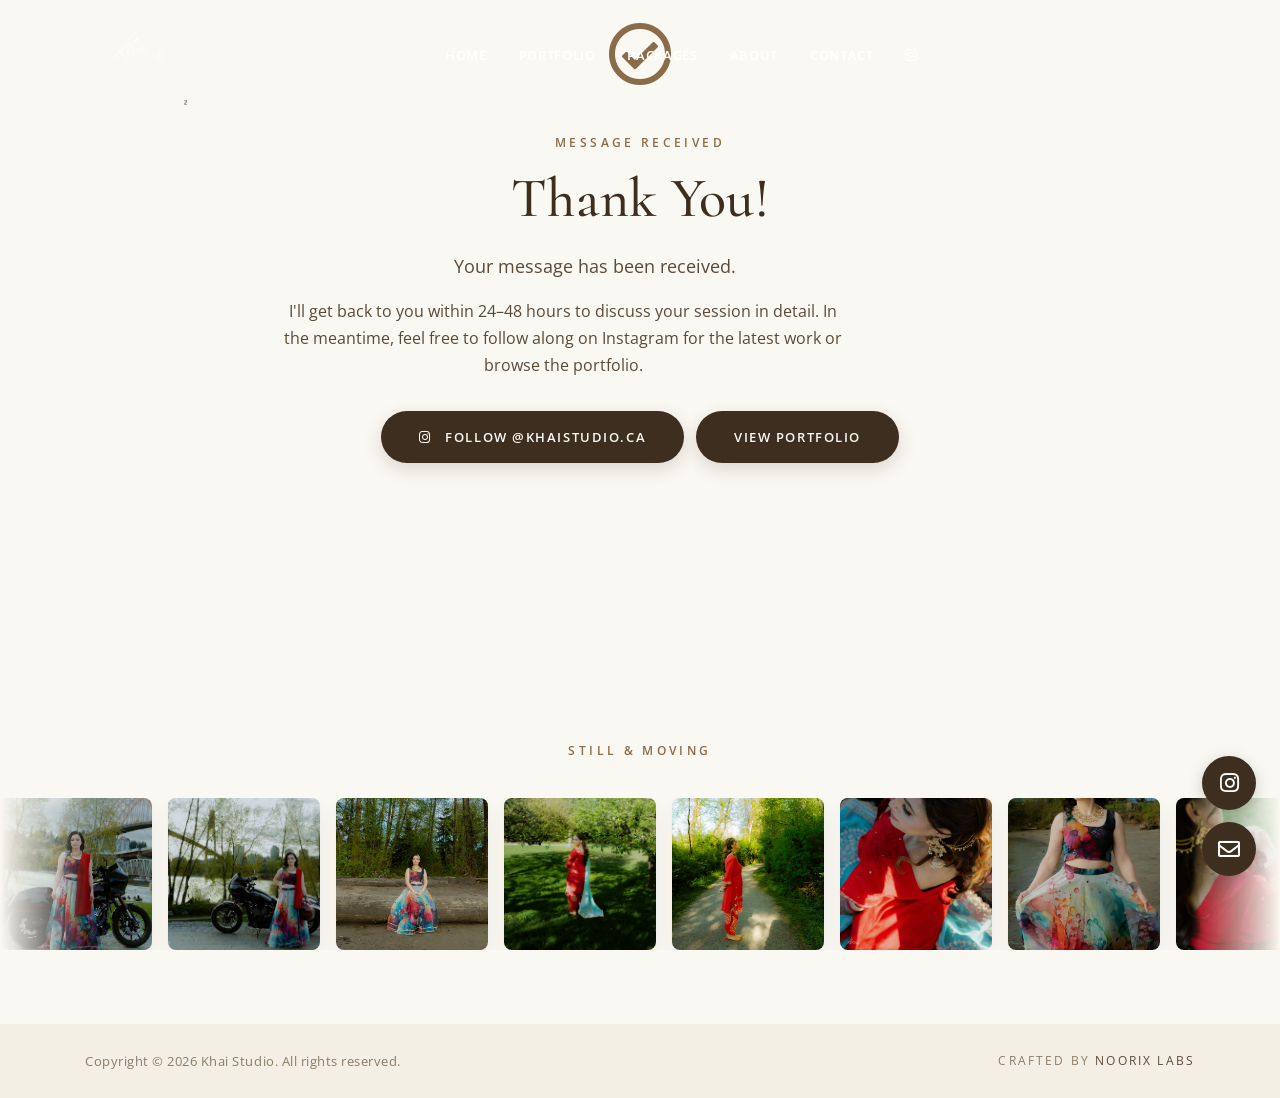
<file: thankyou.html>
<!DOCTYPE html>
<html lang="en-CA">

<head>
	<meta charset="UTF-8">
	<meta name="viewport" content="width=device-width, initial-scale=1.0">

	<title>Thank You | Khai Studio</title>
	<meta name="description" content="Thank you for contacting Khai Studio. Pawan will be in touch within 24–48 hours.">
	<meta name="robots" content="noindex, nofollow">

	<link rel="preconnect" href="https://fonts.googleapis.com/">
	<link rel="preconnect" href="https://fonts.gstatic.com/" crossorigin>
	<link href="https://fonts.googleapis.com/css2?family=Cormorant:ital,wght@0,400;0,500;0,600;0,700;1,400;1,700&family=Open+Sans:ital,wght@0,400;0,600;0,700&display=swap" rel="stylesheet">

	<link rel="stylesheet" href="css/bootstrap/css/bootstrap.css">
	<link rel="stylesheet" href="css/fontawesome/css/all.css">
	<link rel="stylesheet" href="js/owl-carousel/owl.carousel.css">
	<link rel="stylesheet" href="style.css">
	<link rel="stylesheet" href="theme-v7.css?v=8">

	<link rel="icon" href="images/icons/favicon-32x32.png" sizes="32x32">
	<link rel="icon" href="images/icons/favicon-192x192.png" sizes="192x192">
	<link rel="apple-touch-icon-precomposed" href="images/icons/favicon-180x180.png">

	<!-- GA4 + form-submission conversion event -->
	<script async src="https://www.googletagmanager.com/gtag/js?id=G-XXXXXXXXXX"></script>
	<script>
		window.dataLayer = window.dataLayer || [];
		function gtag(){dataLayer.push(arguments);}
		gtag('js', new Date());
		gtag('config', 'G-XXXXXXXXXX');
		gtag('event', 'contact_form_submit', { 'event_category': 'engagement' });
	</script>
</head>

<body>
	<div id="header"></div>

	<div class="page-holder custom-page-template page-full fullscreen-page clearfix">

		<section class="section-holder thankyou-wrap">
			<div class="container">
				<div class="row">
					<div class="col-lg-8 offset-lg-2">

						<div class="thankyou-icon">
							<i class="far fa-check-circle" aria-hidden="true"></i>
						</div>

						<span class="eyebrow">Message Received</span>
						<h1 class="section-title margin-b32">Thank You!</h1>

						<p style="font-size: 18px; margin-bottom: 16px;">
							Your message has been received.
						</p>

						<p style="margin-bottom: 32px;">
							I'll get back to you within 24–48 hours to discuss your session in detail.
							In the meantime, feel free to follow along on Instagram for the latest work
							or browse the portfolio.
						</p>

						<div class="thankyou-actions">
							<a href="https://www.instagram.com/khaistudio.ca/" target="_blank" rel="noopener noreferrer" class="view-more">
								<i class="fab fa-instagram" aria-hidden="true"></i> &nbsp; Follow @khaistudio.ca
							</a>
							<a href="gallery.html" class="view-more">View Portfolio</a>
						</div>

					</div>
				</div>
			</div>
		</section>

	</div>

	<div id="footer"></div>

	<!-- Single JS entry: loads vendors, partials, and all page logic -->
	<script src="js/app.js?v=8"></script>
</body>

</html>
</file>
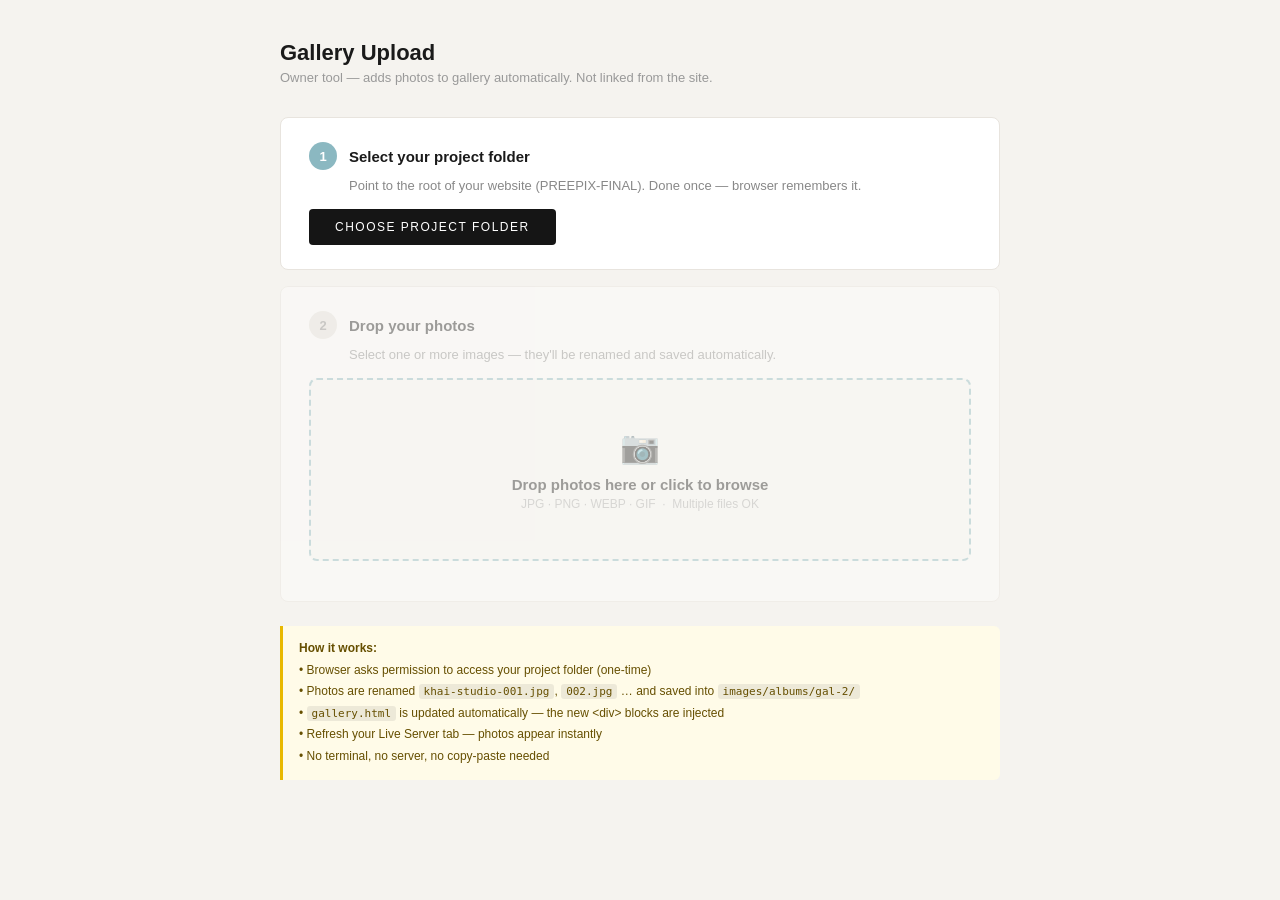
<file: upload.html>
<!DOCTYPE html>
<html lang="en">
<head>
  <meta charset="UTF-8">
  <meta name="viewport" content="width=device-width, initial-scale=1.0">
  <title>Gallery Upload – Khai Studio</title>
  <style>
    * { box-sizing: border-box; margin: 0; padding: 0; }
    body {
      font-family: 'Segoe UI', sans-serif;
      background: #f5f3ef;
      color: #1a1a1a;
      min-height: 100vh;
      padding: 40px 20px;
      display: flex;
      align-items: flex-start;
      justify-content: center;
    }
    .wrap { width: 100%; max-width: 720px; }

    h1 { font-size: 22px; font-weight: 700; margin-bottom: 4px; }
    .subtitle { font-size: 13px; color: #999; margin-bottom: 32px; }

    /* STEP CARDS */
    .step {
      background: #fff;
      border: 1px solid #e8e4de;
      border-radius: 8px;
      padding: 24px 28px;
      margin-bottom: 16px;
      opacity: 0.4;
      pointer-events: none;
      transition: opacity 0.3s;
    }
    .step.active   { opacity: 1; pointer-events: all; }
    .step.done     { opacity: 1; pointer-events: none; border-color: #8bb8c1; }
    .step-head     { display: flex; align-items: center; gap: 12px; margin-bottom: 16px; }
    .step-num {
      width: 28px; height: 28px; border-radius: 50%;
      background: #e8e4de; color: #888;
      font-size: 13px; font-weight: 700;
      display: flex; align-items: center; justify-content: center;
      flex-shrink: 0;
    }
    .step.active .step-num { background: #8bb8c1; color: #fff; }
    .step.done   .step-num { background: #1BA6A6; color: #fff; }
    .step-title { font-size: 15px; font-weight: 600; }
    .step-desc  { font-size: 13px; color: #888; margin-left: 40px; margin-top: -8px; margin-bottom: 16px; }

    /* BUTTONS */
    .btn {
      display: inline-block;
      padding: 11px 26px;
      font-size: 12px; letter-spacing: 1.5px; text-transform: uppercase;
      border: none; border-radius: 4px; cursor: pointer;
      transition: background 0.2s, color 0.2s;
      font-family: inherit;
    }
    .btn-primary { background: #151515; color: #fff; }
    .btn-primary:hover { background: #8bb8c1; }
    .btn-accent  { background: #8bb8c1; color: #fff; }
    .btn-accent:hover  { background: #1BA6A6; }
    .btn-ghost   { background: none; border: 1px solid #ccc; color: #888; }
    .btn-ghost:hover   { border-color: #c0392b; color: #c0392b; }
    .btn:disabled { background: #ccc; cursor: not-allowed; }

    /* DROP ZONE */
    .dropzone {
      border: 2px dashed #8bb8c1; border-radius: 8px;
      padding: 48px 24px; text-align: center; cursor: pointer;
      position: relative; transition: background 0.2s;
      background: #fafaf8;
    }
    .dropzone.drag-over { background: rgba(139,184,193,0.1); border-color: #1BA6A6; }
    .dropzone input {
      position: absolute; inset: 0; opacity: 0;
      cursor: pointer; width: 100%; height: 100%;
    }
    .dz-icon { font-size: 32px; margin-bottom: 10px; }
    .dz-title { font-size: 15px; font-weight: 600; margin-bottom: 4px; }
    .dz-sub   { font-size: 12px; color: #aaa; }

    /* PREVIEW GRID */
    .preview-grid {
      display: grid;
      grid-template-columns: repeat(auto-fill, minmax(120px, 1fr));
      gap: 10px; margin-top: 16px;
    }
    .pv-item {
      position: relative; aspect-ratio: 1;
      border-radius: 6px; overflow: hidden; background: #e8e4de;
    }
    .pv-item img { width: 100%; height: 100%; object-fit: cover; display: block; }
    .pv-label {
      position: absolute; bottom: 0; left: 0; right: 0;
      background: rgba(0,0,0,0.6); color: #fff;
      font-size: 9px; padding: 3px 5px;
      white-space: nowrap; overflow: hidden; text-overflow: ellipsis;
    }
    .pv-rm {
      position: absolute; top: 4px; right: 4px;
      width: 20px; height: 20px; border-radius: 50%;
      background: rgba(0,0,0,0.5); color: #fff;
      border: none; cursor: pointer; font-size: 12px;
      display: flex; align-items: center; justify-content: center;
    }
    .pv-rm:hover { background: #c0392b; }

    /* PROGRESS */
    .progress { margin-top: 16px; display: none; }
    .progress-bar { height: 5px; background: #e8e4de; border-radius: 3px; overflow: hidden; }
    .progress-fill { height: 100%; width: 0; background: #8bb8c1; transition: width 0.25s; }
    .progress-txt  { font-size: 12px; color: #888; margin-top: 6px; }

    /* RESULT */
    .result { margin-top: 16px; padding: 14px 18px; border-radius: 6px; display: none; font-size: 13px; line-height: 1.6; }
    .result.ok  { background: #e6f7f2; border-left: 4px solid #1BA6A6; color: #0a4a3a; }
    .result.err { background: #fdeaea; border-left: 4px solid #c0392b; color: #6b1a1a; }
    .result strong { font-weight: 700; }
    code { background: rgba(0,0,0,0.07); padding: 1px 5px; border-radius: 3px; font-family: monospace; font-size: 11px; }

    /* SAVED LIST */
    .saved-list { list-style: none; margin-top: 8px; }
    .saved-list li { font-size: 12px; color: #1BA6A6; padding: 2px 0; }
    .saved-list li::before { content: "✓ "; font-weight: 700; }

    /* FOLDER PATH DISPLAY */
    .folder-badge {
      display: inline-flex; align-items: center; gap: 8px;
      background: #eaf7f3; border: 1px solid #8bb8c1;
      border-radius: 4px; padding: 8px 14px;
      font-size: 13px; color: #0a4a3a; margin-bottom: 12px;
    }
    .folder-badge span { font-weight: 600; }

    .action-row { display: flex; gap: 10px; align-items: center; flex-wrap: wrap; margin-top: 16px; }

    .info-box {
      background: #fffbe8; border-left: 3px solid #e8b800;
      padding: 12px 16px; border-radius: 0 6px 6px 0;
      font-size: 12px; color: #664f00; line-height: 1.8;
      margin-top: 24px;
    }
    .info-box strong { font-weight: 700; }
  </style>
</head>
<body>
<div class="wrap">

  <h1>Gallery Upload</h1>
  <p class="subtitle">Owner tool — adds photos to gallery automatically. Not linked from the site.</p>

  <!-- STEP 1: Pick the gallery folder -->
  <div class="step active" id="step1">
    <div class="step-head">
      <div class="step-num" id="num1">1</div>
      <div class="step-title">Select your project folder</div>
    </div>
    <p class="step-desc">Point to the root of your website (PREEPIX-FINAL). Done once — browser remembers it.</p>
    <button class="btn btn-primary" id="btnPickRoot">Choose project folder</button>
    <div class="result" id="rootResult"></div>
  </div>

  <!-- STEP 2: Drop photos -->
  <div class="step" id="step2">
    <div class="step-head">
      <div class="step-num" id="num2">2</div>
      <div class="step-title">Drop your photos</div>
    </div>
    <p class="step-desc">Select one or more images — they'll be renamed and saved automatically.</p>
    <div class="dropzone" id="dropzone">
      <input type="file" id="fileInput" accept="image/jpeg,image/png,image/webp,image/gif" multiple>
      <div class="dz-icon">📷</div>
      <div class="dz-title">Drop photos here or click to browse</div>
      <div class="dz-sub">JPG · PNG · WEBP · GIF &nbsp;·&nbsp; Multiple files OK</div>
    </div>
    <div class="preview-grid" id="previewGrid"></div>
    <div class="action-row" id="actionRow" style="display:none">
      <button class="btn btn-accent" id="btnSave">Save to gallery</button>
      <button class="btn btn-ghost"  id="btnClear">Clear</button>
    </div>
    <div class="progress" id="progress">
      <div class="progress-bar"><div class="progress-fill" id="progressFill"></div></div>
      <div class="progress-txt"  id="progressTxt">Saving…</div>
    </div>
    <div class="result" id="saveResult"></div>
  </div>

  <div class="info-box">
    <strong>How it works:</strong><br>
    • Browser asks permission to access your project folder (one-time)<br>
    • Photos are renamed <code>khai-studio-001.jpg</code>, <code>002.jpg</code> … and saved into <code>images/albums/gal-2/</code><br>
    • <code>gallery.html</code> is updated automatically — the new &lt;div&gt; blocks are injected<br>
    • Refresh your Live Server tab — photos appear instantly<br>
    • No terminal, no server, no copy-paste needed
  </div>

</div>

<script>
(function () {

  /* ── State ── */
  var rootHandle   = null;   // FileSystemDirectoryHandle for project root
  var albumsHandle = null;   // FileSystemDirectoryHandle for images/albums/gal-2
  var galleryHandle= null;   // FileSystemFileHandle for gallery.html
  var pendingFiles = [];
  var MARKER = '<!-- ADD MORE PHOTOS HERE -->';

  /* ── Elements ── */
  var step1       = document.getElementById('step1');
  var step2       = document.getElementById('step2');
  var btnPickRoot = document.getElementById('btnPickRoot');
  var rootResult  = document.getElementById('rootResult');
  var dropzone    = document.getElementById('dropzone');
  var fileInput   = document.getElementById('fileInput');
  var previewGrid = document.getElementById('previewGrid');
  var actionRow   = document.getElementById('actionRow');
  var btnSave     = document.getElementById('btnSave');
  var btnClear    = document.getElementById('btnClear');
  var progress    = document.getElementById('progress');
  var progressFill= document.getElementById('progressFill');
  var progressTxt = document.getElementById('progressTxt');
  var saveResult  = document.getElementById('saveResult');

  /* ── Check browser support ── */
  if (!window.showDirectoryPicker) {
    showMsg(rootResult, 'err',
      '<strong>Browser not supported.</strong> Please use Chrome or Edge. ' +
      'Firefox and Safari do not support folder access.');
    btnPickRoot.disabled = true;
  }

  /* ══════════════════════════════════
     STEP 1 — Pick project root folder
  ══════════════════════════════════ */
  btnPickRoot.addEventListener('click', async function () {
    try {
      rootHandle = await window.showDirectoryPicker({ mode: 'readwrite' });

      /* Navigate to images/albums/gal-2 — create if missing */
      var imagesDir = await rootHandle.getDirectoryHandle('images', { create: true });
      var albumsDir = await imagesDir.getDirectoryHandle('albums', { create: true });
      albumsHandle  = await albumsDir.getDirectoryHandle('gal-2',  { create: true });

      /* Get gallery.html handle */
      try {
        galleryHandle = await rootHandle.getFileHandle('gallery.html', { create: false });
      } catch (e) {
        showMsg(rootResult, 'err',
          '<strong>gallery.html not found</strong> in that folder. ' +
          'Make sure you selected the correct project root (PREEPIX-FINAL).');
        return;
      }

      showMsg(rootResult, 'ok',
        '<strong>Folder connected!</strong> &nbsp;→&nbsp; ' +
        '<code>' + rootHandle.name + '/images/albums/gal-2/</code>');

      step1.classList.add('done');
      step2.classList.add('active');

    } catch (e) {
      if (e.name !== 'AbortError') {
        showMsg(rootResult, 'err', '<strong>Could not open folder:</strong> ' + e.message);
      }
    }
  });

  /* ══════════════════════════════════
     STEP 2 — Drop / pick images
  ══════════════════════════════════ */
  dropzone.addEventListener('dragover',  function (e) { e.preventDefault(); dropzone.classList.add('drag-over'); });
  dropzone.addEventListener('dragleave', function ()  { dropzone.classList.remove('drag-over'); });
  dropzone.addEventListener('drop', function (e) {
    e.preventDefault();
    dropzone.classList.remove('drag-over');
    addFiles(Array.from(e.dataTransfer.files));
  });
  fileInput.addEventListener('change', function () {
    addFiles(Array.from(fileInput.files));
    fileInput.value = '';
  });

  function addFiles(files) {
    files.forEach(function (f) {
      if (!f.type.startsWith('image/')) return;
      pendingFiles.push(f);
      addPreview(f, pendingFiles.length - 1);
    });
    if (pendingFiles.length) actionRow.style.display = 'flex';
  }

  function addPreview(file, idx) {
    var reader = new FileReader();
    reader.onload = function (e) {
      var item = document.createElement('div');
      item.className = 'pv-item';

      var img       = document.createElement('img');
      img.src       = e.target.result;

      var label     = document.createElement('div');
      label.className   = 'pv-label';
      label.textContent = file.name;

      var rm = document.createElement('button');
      rm.className   = 'pv-rm';
      rm.textContent = '×';
      rm.addEventListener('click', function () {
        pendingFiles.splice(idx, 1);
        item.remove();
        if (!pendingFiles.length) actionRow.style.display = 'none';
      });

      item.appendChild(img);
      item.appendChild(label);
      item.appendChild(rm);
      previewGrid.appendChild(item);
    };
    reader.readAsDataURL(file);
  }

  /* ══════════════════════════════════
     SAVE — write files + patch HTML
  ══════════════════════════════════ */
  btnSave.addEventListener('click', async function () {
    if (!pendingFiles.length || !albumsHandle || !galleryHandle) return;

    btnSave.disabled = true;
    progress.style.display = 'block';
    saveResult.style.display = 'none';

    try {
      /* Work out next sequential index */
      var existingNums = [];
      for await (var entry of albumsHandle.values()) {
        var m = entry.name.match(/khai-studio-(\d+)\./);
        if (m) existingNums.push(parseInt(m[1], 10));
      }
      var nextIdx = existingNums.length ? Math.max.apply(null, existingNums) + 1 : 1;

      var savedNames = [];
      var total = pendingFiles.length;

      /* Save each image */
      for (var i = 0; i < total; i++) {
        var file = pendingFiles[i];
        var ext  = file.name.split('.').pop().toLowerCase() || 'jpg';
        var name = 'khai-studio-' + String(nextIdx).padStart(3, '0') + '.' + ext;

        progressFill.style.width = Math.round(((i + 0.5) / total) * 70) + '%';
        progressTxt.textContent  = 'Saving ' + name + '…';

        /* Write file to images/albums/gal-2/ */
        var newFile   = await albumsHandle.getFileHandle(name, { create: true });
        var writable  = await newFile.createWritable();
        await writable.write(file);
        await writable.close();

        savedNames.push(name);
        nextIdx++;
      }

      /* Build the new <div> blocks */
      progressFill.style.width = '80%';
      progressTxt.textContent  = 'Updating gallery.html…';

      var divBlocks = savedNames.map(function (name) {
        var src = 'images/albums/gal-2/' + name;
        return (
          '\n            <div class="col-sm-6 col-lg-3 blog-item-masonry gallery-post">\n' +
          '              <a href="' + src + '" class="lightbox" title="">\n' +
          '                <img loading="lazy" decoding="async" class="img-fluid"\n' +
          '                     src="' + src + '"\n' +
          '                     alt="Khai Studio Photography \u2013 Surrey &amp; Metro Vancouver">\n' +
          '              </a>\n' +
          '            </div>'
        );
      }).join('');

      /* Read gallery.html, inject blocks, write back */
      var galleryFile = await galleryHandle.getFile();
      var html        = await galleryFile.text();

      if (html.indexOf(MARKER) === -1) {
        throw new Error('Marker comment not found in gallery.html. Make sure it contains: ' + MARKER);
      }

      var updatedHtml = html.replace(
        MARKER,
        divBlocks + '\n\n            ' + MARKER
      );

      var galleryWritable = await galleryHandle.createWritable();
      await galleryWritable.write(updatedHtml);
      await galleryWritable.close();

      progressFill.style.width = '100%';
      progressTxt.textContent  = 'Done!';

      setTimeout(function () {
        progress.style.display = 'none';
        progressFill.style.width = '0';
        btnSave.disabled = false;

        var listHtml = '<ul class="saved-list">' +
          savedNames.map(function (n) { return '<li>' + n + '</li>'; }).join('') +
          '</ul>';
        showMsg(saveResult, 'ok',
          '<strong>' + savedNames.length + ' photo' + (savedNames.length > 1 ? 's' : '') +
          ' saved and gallery.html updated!</strong><br>' +
          'Refresh your browser tab to see the changes.<br>' + listHtml
        );

        clearAll();
      }, 500);

    } catch (err) {
      btnSave.disabled = false;
      progress.style.display = 'none';
      showMsg(saveResult, 'err', '<strong>Error:</strong> ' + err.message);
    }
  });

  btnClear.addEventListener('click', clearAll);

  function clearAll() {
    pendingFiles = [];
    previewGrid.innerHTML    = '';
    actionRow.style.display  = 'none';
  }

  function showMsg(el, type, html) {
    el.className     = 'result ' + type;
    el.innerHTML     = html;
    el.style.display = 'block';
  }

})();
</script>
</body>
</html>
</file>
<file: style.css>
/* ═══════════════════════════════════════════════════════════════════════
   KHAI STUDIO PHOTOGRAPHY — style.css
   ───────────────────────────────────────────────────────────────────────
   Based on Gleam Portfolio theme by MatchThemes v2.0.0
   Customized for Khai Studio — Surrey & Metro Vancouver Photographer
   ───────────────────────────────────────────────────────────────────────

   TABLE OF CONTENTS
   ─────────────────
   0.  VARIABLES & RESET
   1.  TYPOGRAPHY
   2.  GLOBAL ELEMENTS
   3.  HEADER & NAVIGATION
   4.  LOGO (size + swap)
   5.  MOBILE MENU
   6.  SOCIAL ICONS
   7.  HOME SLIDER
   8.  PARALLAX SECTIONS
   9.  ICON BOXES
   10. PAGE HEADERS
   11. GALLERY / PORTFOLIO
   12. PACKAGES PAGE (Khai Studio)
   13. CONTACT FORM
   14. THANK YOU PAGE
   15. SIDEBAR
   16. FOOTER
   17. FLOATING CONTACT BUTTONS (Khai Studio)
   18. UTILITIES & HELPERS
   19. OWL CAROUSEL
   20. SIMPLE LIGHTBOX
   21. RESPONSIVE / MEDIA QUERIES
═══════════════════════════════════════════════════════════════════════ */


/* ═══════════════════════════════════════════════════════════════════════
   0. VARIABLES & RESET
═══════════════════════════════════════════════════════════════════════ */

:root {
	--body-font: 'Open Sans', sans-serif;
	--body-color: #858585;
	--body-background: #ffffff;
	--body-font-size: 16px;
	--body-line-height: 1.7;
	--headings-font: 'Cormorant', serif;
	--headings-color: #151515;
	--primary-color: #8bb8c1;
	--primary-dark: #1BA6A6;
	--extra-color1: #acdae2;
	--white-color: #ffffff;
	--menu-normal-color: #ffffff;
	--menu-hover-color: #ffffff;
	--submenu-background-color: #ffffff;
	--submenu-normal-color: #0e1219;
	--submenu-hover-color: #8bb8c1;
	--footer-background-color: #151515;
	--footer-color: #eaeaea;
	--footer-title-color: #ffffff;
	--headings-h1-size: 3.5rem;
	--headings-h2-size: 3rem;
	--headings-h3-size: 2.25rem;
	--headings-h4-size: 2rem;
	--headings-h5-size: 1.5rem;
	--headings-h6-size: 1rem;
	--ribbon-background-color: #FAF8F2;
}

* {
	-webkit-box-sizing: border-box;
	-moz-box-sizing: border-box;
	box-sizing: border-box;
}

*, html, body, div, dl, dt, dd, ul, ol, li,
h1, h2, h3, h4, h5, h6, pre, form, label,
fieldset, input, p, blockquote, th, td {
	margin: 0;
	padding: 0;
}

table { border-collapse: collapse; border-spacing: 0; }
fieldset, img { border: 0; }
address, caption, cite, code, dfn, th, var { font-style: normal; font-weight: normal; }
caption, th { text-align: left; }
h1, h2, h3, h4, h5, h6 { font-weight: normal; }
q:before, q:after { content: ''; }
strong, b { font-weight: bold; }
em, cite { font-style: italic; }
cite { display: block; }
strike, del { text-decoration: line-through; }
article, aside, figure, footer, header, hgroup, nav, section { display: block; }


/* ═══════════════════════════════════════════════════════════════════════
   1. TYPOGRAPHY
═══════════════════════════════════════════════════════════════════════ */

html {
	-moz-osx-font-smoothing: grayscale;
	-webkit-font-smoothing: antialiased;
	text-rendering: optimizeLegibility;
}

body {
	-moz-osx-font-smoothing: grayscale;
	-webkit-font-smoothing: antialiased;
	-webkit-text-size-adjust: 100%;
	-webkit-overflow-scrolling: touch;
	text-rendering: optimizeLegibility;
	background: var(--body-background);
	color: var(--body-color);
	font-family: var(--body-font);
	font-size: var(--body-font-size);
	font-weight: 400;
	line-height: var(--body-line-height);
	overflow-x: hidden;
}

h1, h2, h3, h4, h5, h6,
.h1, .h2, .h3, .h4, .h5, .h6 {
	font-weight: 700;
	font-family: var(--headings-font);
	line-height: 1.2;
	color: var(--headings-color);
}

h1, .h1 { font-size: var(--headings-h1-size); }
h2, .h2 { font-size: var(--headings-h2-size); }
h3, .h3 { font-size: var(--headings-h3-size); }
h4, .h4 { font-size: var(--headings-h4-size); }
h5, .h5 { font-size: var(--headings-h5-size); }
h6, .h6 { font-size: var(--headings-h6-size); }

.lead { font-size: 1.25rem; font-weight: 400; }
.display-1 { font-size: 6rem;   font-weight: 700; line-height: 1; }
.display-2 { font-size: 5.5rem; font-weight: 700; line-height: 1; }
.display-3,
.slider-text h1,
.single-post-title {
	font-size: 4.5rem;
	font-weight: 700;
	line-height: 1;
}
.display-4 { font-size: 3.5rem; font-weight: 700; line-height: 1; }

p, ul, ol { margin-bottom: 24px; }
div p:last-of-type { margin-bottom: 0; }

ul, ol { margin: 0 0 16px 24px; }
ul li, ol li { margin-bottom: 8px; }

dl dt { margin-bottom: 0; }
dl dd { margin-left: 16px; margin-bottom: 24px; }

blockquote {
	font-size: 24px;
	font-style: italic;
	line-height: 1.6em;
	color: #151515;
	position: relative;
	letter-spacing: 0.05em;
	margin: 32px 0 42px 0;
	padding-left: 54px;
}

blockquote:before {
	content: "";
	display: inline-block;
	width: 5px;
	height: 100%;
	background: var(--primary-color);
	position: absolute;
	left: 0;
	top: 50%;
	transform: translateY(-50%);
}

blockquote cite {
	color: var(--primary-color);
	font-size: 14px;
	font-style: normal;
	font-weight: 400;
	text-transform: uppercase;
	line-height: 1;
	margin-top: 16px;
}

pre, code {
	background: #eee;
	color: #151515;
	font-family: "Courier New", Courier, monospace;
	padding: 8px;
	font-size: 13px;
}

pre {
	margin-bottom: 24px;
	overflow: auto;
	padding: 24px;
	white-space: pre-wrap;
}


/* ═══════════════════════════════════════════════════════════════════════
   2. GLOBAL ELEMENTS
═══════════════════════════════════════════════════════════════════════ */

a, .pcolor { color: var(--primary-color); }
p a { text-decoration: none; }

a:hover, p a:hover {
	color: var(--primary-color);
	text-decoration: none;
}

a:active, a:focus { outline: none; text-decoration: none; }

table {
	border: 1px solid #e9e9e9;
	font-size: 16px;
	width: 100%;
	text-align: center;
	margin-bottom: 24px;
}

table th, table td {
	border-bottom: 1px solid #e9e9e9;
	border-right: 1px solid #e9e9e9;
	text-align: center;
	padding: 16px;
}

table th { font-weight: bold; }

hr {
	margin-top: 24px;
	margin-bottom: 24px;
	border: 0;
	border-top: 1px solid #e9e9e9;
}

/* Smooth transition mixin used throughout */
a, .view-more, #submit, .wpcf7-submit, .white-btn,
.post-image a:before, .gallery-post a:after,
.grid-item-v2 .grid-item-img-v2:after,
.grid-item-v2 .port-caption-v2,
.grid-item-v3 .port-caption-v3,
.grid-item-v3 .grid-item-img-v3:after,
.port-item-htext-v2 .port-title-masonry-v2,
.port-item-htext-v2 .port-categ-masonry-v2,
.port-item-htext-v2 .port-img:after,
.port-item-htext-v2 .port-img-v2 img {
	-webkit-backface-visibility: hidden;
	transition: all 1s cubic-bezier(0.25, 1, 0.35, 1) 0s;
}


/* ═══════════════════════════════════════════════════════════════════════
   3. HEADER & NAVIGATION
═══════════════════════════════════════════════════════════════════════ */

.main-header {
	position: absolute;
	top: 0;
	left: 0;
	width: 100%;
	z-index: 100;
}

.header-container {
	display: flex;
	align-items: center;
}

.menu-nav {
	margin: 0;
	font-size: 0;
}

.menu-nav li {
	display: inline-block;
	position: relative;
	margin-left: 32px;
	margin-bottom: 0;
	font-size: 13px;
	font-weight: 600;
	letter-spacing: 0.05em;
	text-transform: uppercase;
}

.menu-nav li:first-child { margin-left: 0; }

.menu-nav li a {
	color: var(--menu-normal-color);
	padding: 28px 0;
	display: block;
}

.menu-nav li a:before {
	position: absolute;
	display: block;
	bottom: 28px;
	left: 0;
	width: 0;
	border-top: 1px solid var(--menu-normal-color);
	content: '';
	transition: all 0.5s cubic-bezier(0.25, 1, 0.35, 1) 0s;
}

.menu-nav li a:hover,
.menu-nav > li:hover > a,
.menu-nav > li.current-menu-item > a {
	background: none;
	color: var(--menu-hover-color);
}

.menu-nav > li:hover > a:before,
.menu-nav li.current-menu-item > a:before {
	left: 0;
	width: 100%;
	border-color: var(--menu-hover-color);
}

.nav-holder-1 { text-align: center; }


/* ── Fixed top (when scrolling — theme adds this class) ── */

.nav-fixed-top {
	position: fixed;
	top: 0;
	right: 0;
	left: 0;
	z-index: 1030;
	background: #fff;
	margin-top: 0;
	transition: all 0.3s cubic-bezier(0.25, 1, 0.35, 1) 0s;
}

.nav-fixed-top .menu-nav li a,
.no-top-image .menu-nav li a {
	color: #151515;
}

.nav-fixed-top .menu-nav li a:hover,
.nav-fixed-top .menu-nav > li:hover > a,
.nav-fixed-top .menu-nav > li.current-menu-item > a,
.no-top-image .menu-nav li a:hover,
.no-top-image .menu-nav > li:hover > a,
.no-top-image .menu-nav > li.current-menu-item > a {
	background: none;
	color: #151515;
}

.nav-fixed-top .menu-nav > li:hover > a:before,
.nav-fixed-top .menu-nav li.current-menu-item > a:before,
.no-top-image .menu-nav > li:hover > a:before,
.no-top-image .menu-nav li.current-menu-item > a:before {
	border-color: #151515;
}

.nav-fixed-top .icon-bar,
.no-top-image .icon-bar {
	background: #151515;
}

.nav-fixed-top .icon-bar:before,
.nav-fixed-top .icon-bar:after,
.no-top-image .icon-bar:before,
.no-top-image .icon-bar:after {
	background: #151515;
}

.nav-fixed-top .social-media li a,
.no-top-image .social-media li a {
	color: #151515;
}


/* ═══════════════════════════════════════════════════════════════════════
   4. LOGO (size + automatic swap)
   ───────────────────────────────────────────────────────────────────────
   Two logos exist in markup: .logo-white (for dark backgrounds)
                              .logo-dark  (for light backgrounds)
   Theme JS adds class `.nav-fixed-top` to header when scrolled,
   and pages without a hero slider get `body.no-top-image`.
═══════════════════════════════════════════════════════════════════════ */

/* Logo container */
.logo,
.logo-1,
.logo-white,
.logo-dark {
	flex: 1 1 auto;
	max-width: 360px;
	display: flex;
	align-items: center;
}

.logo a {
	display: block;
	line-height: 0;
}

/* Logo image — full size, never stretched */
.logo img {
	height: 110px;
	width: auto;
	max-width: 100%;
	object-fit: contain;
}

/* ── Swap logic — show one logo at a time ──

   Default state (homepage, transparent header over slider):
     → show WHITE logo, hide DARK logo                         */
.logo-dark { display: none; }
.logo-white { display: block; }

/* When header becomes fixed/sticky (scrolled) — swap */
.nav-fixed-top .logo-white { display: none; }
.nav-fixed-top .logo-dark { display: block; }

/* On pages without a hero slider (about, packages, contact, etc.) */
.no-top-image .logo-white { display: none; }
.no-top-image .logo-dark { display: block; }


/* ═══════════════════════════════════════════════════════════════════════
   5. MOBILE MENU
═══════════════════════════════════════════════════════════════════════ */

.nav-button-holder { display: none; }

.nav-button {
	background: none;
	border: none;
	cursor: pointer;
	padding-bottom: 15px;
	vertical-align: middle;
}

.icon-bar, .icon-bar1, .icon-bar2 {
	display: block;
	height: 2px;
	width: 25px;
	background: #ffffff;
	margin-left: auto;
	margin-right: auto;
	position: relative;
	transition: all 0.3s ease 0s;
}

.icon-bar1, .icon-bar2 { width: 18px; background: #ffffff; }

.icon-bar:before, .icon-bar:after {
	background: #ffffff;
	content: "";
	height: 100%;
	left: 4px;
	position: absolute;
	bottom: -6px;
	right: 0;
	transition: all 0.3s ease 0s;
}

.icon-bar:after { bottom: -12px; left: 8px; top: auto; }

.nav-button:hover .icon-bar:before,
.nav-button:hover .icon-bar:after { left: 0; }

/* Mobile menu drawer */
body.has-active-menu { overflow: hidden; }

.menu-mask {
	position: fixed;
	z-index: 99;
	top: 0;
	left: 0;
	width: 0;
	height: 0;
	opacity: 0;
}

.menu-mask.is-active {
	width: 100%;
	height: 100%;
	opacity: 0.9;
}

.mobile-menu-holder {
	position: fixed;
	z-index: 1050;
	top: 0;
	right: 0;
	overflow-x: hidden;
	width: 350px;
	height: 100%;
	background: #151515;
	opacity: 0;
	padding: 0 30px;
	transform: translateX(400px);
	transition: all 0.7s cubic-bezier(0.25, 1, 0.35, 1) 0s;
}

.mobile-menu-holder.is-active {
	opacity: 1;
	transform: translateX(0px);
}

.modal-menu-container { position: relative; }

.exit-mobile {
	cursor: pointer;
	padding: 7px 1px;
	display: inline-block;
	margin-top: 32px;
}

.icon-bar1 { top: 2px; transform: rotate(45deg); }
.icon-bar2 { transform: rotate(-45deg); }

.menu-mobile {
	font-size: 0;
	margin: 0 auto;
	margin-left: 0;
	padding-left: 48px;
}

.menu-mobile li {
	font-size: 13px;
	font-weight: 600;
	padding-top: 24px;
	list-style: none;
	letter-spacing: 0.05em;
	margin-bottom: 0;
	text-transform: uppercase;
}

.menu-mobile li a {
	color: #fff;
	display: block;
	line-height: 1.5;
}

.menu-mobile li:hover > a,
.menu-mobile li.current-menu-item > a {
	color: var(--primary-color);
}


/* ═══════════════════════════════════════════════════════════════════════
   6. SOCIAL ICONS
═══════════════════════════════════════════════════════════════════════ */

.social-media, .footer-social {
	list-style: none;
	margin: 0;
	font-size: 0;
}

.social-media li, .footer-social li {
	display: inline-block;
	font-size: 14px;
	margin-left: 16px;
	margin-bottom: 0;
}

.social-media li a { color: #ffffff; }

.social-media li:first-child,
.footer-social li:first-child { margin-left: 0; }

a.social-instagram:hover { color: #AA8062 !important; }
a.social-facebook:hover  { color: #6788CE !important; }
a.social-twitter:hover   { color: #29C5F6 !important; }
a.social-pinterest:hover { color: #FE4445 !important; }
a.social-youtube:hover   { color: #E34040 !important; }

.header-social-1 {
	text-align: right;
	flex: 0 0 auto;
	margin-left: 32px;
}


/* ═══════════════════════════════════════════════════════════════════════
   7. HOME SLIDER
═══════════════════════════════════════════════════════════════════════ */

.slider-container {
	position: relative;
	margin-bottom: 108px;
}

.slider-item-box-bkg { height: 100vh; }

.slider-img {
	background-position: center center;
	background-repeat: no-repeat;
	background-size: cover;
	display: block;
	height: 100%;
	position: relative;
	width: 100%;
}

.slider-img:before {
	content: '';
	background: rgba(14, 18, 25, 0.2);
	top: 0;
	position: absolute;
	left: 0;
	bottom: 0;
	right: 0;
}

.slider-caption {
	position: absolute;
	left: 0;
	top: 50%;
	right: 0;
	color: #fff;
	z-index: 2;
	transform: translateY(-50%);
}

.slider-text {
	width: 80%;
	font-size: 16px;
	text-align: center;
	margin: 0 auto;
}

.slider-text h1 {
	font-weight: 700;
	line-height: 1.2;
	color: #fff;
	margin-bottom: 16px;
}

.slider-text h2 {
	color: #fff;
	margin-bottom: 16px;
	line-height: 1.2;
}

.slider-text p {
	color: #fff;
}

.slider-text .view-more {
	margin-top: 32px;
}


/* ═══════════════════════════════════════════════════════════════════════
   8. PARALLAX SECTIONS
═══════════════════════════════════════════════════════════════════════ */

.parallax, .no-parallax {
	background-repeat: repeat;
	background-position: center center !important;
	background-attachment: scroll;
	background-size: cover;
}

.parallax {
	position: relative;
	padding: 108px 0;
}

.parallax:before {
	content: '';
	width: 100%;
	height: 100%;
	background: #151515;
	opacity: 0.5;
	position: absolute;
	top: 0;
	left: 0;
}

.parallax-content {
	color: #ffffff;
	position: relative;
}

.testimonial-text {
	font-style: italic;
	color: #ffffff;
}

.testimonial-name {
	font-weight: 700;
	text-transform: uppercase;
}

.white { color: var(--white-color); }


/* ═══════════════════════════════════════════════════════════════════════
   9. ICON BOXES (for "What I Offer" sections)
═══════════════════════════════════════════════════════════════════════ */

.section-holder { margin-bottom: 108px; }

.box-title {
	font-size: 1.5rem;
	margin-bottom: 16px;
}

.box-title-3 { margin-bottom: 0; }

.icon-color { color: var(--primary-color); }

.icon-box-2-wrapper {
	display: flex;
	margin-bottom: 54px;
}

.icon-box-3-wrapper {
	display: flex;
	margin-bottom: 32px;
}

.icon-box-2-icon,
.icon-box-3-icon {
	flex: 0 0 auto;
	margin-right: 32px;
	font-size: 36px;
	line-height: 1;
}

.icon-box-3-icon {
	font-size: 16px;
	margin-right: 15px;
}

.icon-box-3-inner {
	background: var(--primary-color);
	color: #fff;
	padding: 28px;
	border-radius: 99em;
}

.icon-box-3-inner i {
	width: 1em;
	height: 1em;
	display: block;
	position: relative;
}

.section-title { line-height: 1.2em; }


/* ═══════════════════════════════════════════════════════════════════════
   10. PAGE HEADERS (hero strip at top of about/packages/etc.)
═══════════════════════════════════════════════════════════════════════ */

.top-single-bkg {
	display: block;
	overflow: hidden;
	position: relative;
	margin-bottom: 108px;
	width: 100%;
	height: 100vh;
	background-position: center center;
	background-repeat: no-repeat;
	background-size: cover;
}

.top-single-bkg:before {
	content: '';
	background: rgba(14, 18, 25, 0.3);
	position: absolute;
	top: 0;
	left: 0;
	bottom: 0;
	right: 0;
}

.top-single-bkg .inner-desc {
	position: absolute;
	z-index: 4;
	width: 100%;
	top: 50%;
	text-align: center;
	transform: translateY(-50%);
}

.single-post-title {
	color: #fff;
	font-weight: 700;
	word-wrap: break-word;
	line-height: 1.3em;
}

.post-subtitle,
.page-subtitle {
	font-size: 14px;
	font-weight: 600;
	color: #fff;
	letter-spacing: 0.05em;
	margin-top: 8px;
	display: block;
	line-height: 1.1;
	text-transform: uppercase;
}


/* ═══════════════════════════════════════════════════════════════════════
   11. GALLERY / PORTFOLIO
═══════════════════════════════════════════════════════════════════════ */

.gallery-container { padding: 0; }

.gallery-holder { margin-bottom: -30px; }

.gallery-post {
	margin-bottom: 30px;
	position: relative;
	overflow: hidden;
}

.gallery-post img {
	transition: transform 0.4s ease;
}

.gallery-post:hover img {
	transform: scale(1.05);
}

.gallery-post a:after {
	content: '';
	width: 100%;
	height: 100%;
	position: absolute;
	top: 0;
	left: 0;
	background: #fff;
	opacity: 0;
	transition: opacity 0.3s ease;
}

.gallery-post:hover a:after { opacity: 0.3; }

.fs-gallery { padding: 0 30px; }


/* ═══════════════════════════════════════════════════════════════════════
   12. PACKAGES PAGE
═══════════════════════════════════════════════════════════════════════ */

.packages-section { margin-bottom: 80px; }

.packages-section-title {
	text-align: center;
	margin-bottom: 16px;
}

.packages-section-subtitle {
	text-align: center;
	color: #888;
	font-size: 14px;
	letter-spacing: 1.5px;
	text-transform: uppercase;
	margin-bottom: 48px;
	font-family: var(--body-font);
}

.pkg-grid {
	display: grid;
	grid-template-columns: repeat(3, 1fr);
	gap: 30px;
	align-items: stretch;
}

.pkg-grid-2 {
	grid-template-columns: repeat(2, 1fr);
	max-width: 840px;
	margin: 0 auto;
}

.pkg-grid-1 {
	grid-template-columns: 1fr;
	max-width: 480px;
	margin: 0 auto;
}

.pkg-card {
	background: #fff;
	border: 1px solid #e8e4de;
	display: flex;
	flex-direction: column;
	position: relative;
	transition: transform 0.3s ease, box-shadow 0.3s ease;
}

.pkg-card:hover {
	transform: translateY(-6px);
	box-shadow: 0 18px 40px rgba(0, 0, 0, 0.08);
}

.pkg-card.pkg-featured {
	border: 2px solid var(--primary-color);
}

.pkg-ribbon {
	position: absolute;
	top: -1px;
	left: 50%;
	transform: translateX(-50%);
	background: var(--primary-color);
	color: #fff;
	font-family: var(--body-font);
	font-size: 10px;
	letter-spacing: 2px;
	text-transform: uppercase;
	padding: 6px 22px;
	white-space: nowrap;
}

.pkg-head {
	padding: 40px 32px 28px;
	border-bottom: 1px solid #ede9e3;
	text-align: center;
}

.pkg-card.pkg-featured .pkg-head { padding-top: 52px; }

.pkg-name {
	font-family: var(--headings-font);
	font-size: 2rem;
	font-weight: 600;
	color: #151515;
	margin-bottom: 6px;
	letter-spacing: 0.5px;
}

.pkg-tagline {
	font-family: var(--headings-font);
	font-style: italic;
	color: #888;
	font-size: 1.05rem;
	margin-bottom: 18px;
	line-height: 1.4;
}

.pkg-price {
	font-family: var(--headings-font);
	font-size: 2.2rem;
	font-weight: 700;
	color: #151515;
	line-height: 1.1;
}

.pkg-price-from {
	font-size: 11px;
	color: #aaa;
	letter-spacing: 1px;
	text-transform: uppercase;
	display: block;
	margin-bottom: 6px;
	font-family: var(--body-font);
	font-weight: 600;
}

.pkg-divider {
	width: 40px;
	height: 1px;
	background: var(--primary-color);
	margin: 22px auto 0;
}

.pkg-body {
	padding: 28px 32px 32px;
	flex: 1;
	display: flex;
	flex-direction: column;
}

.pkg-features {
	list-style: none;
	margin: 0 0 28px;
	padding: 0;
	flex: 1;
}

.pkg-features li {
	font-size: 14px;
	color: #5a5a5a;
	padding: 10px 0;
	border-bottom: 1px solid #f0ece6;
	display: flex;
	align-items: flex-start;
	gap: 10px;
	line-height: 1.5;
}

.pkg-features li:last-child { border-bottom: none; }

.pkg-features li::before {
	content: '';
	width: 6px;
	height: 6px;
	border-radius: 50%;
	background: var(--primary-color);
	flex-shrink: 0;
	margin-top: 8px;
}

.pkg-cta {
	display: block;
	text-align: center;
	padding: 14px 24px;
	border: 1px solid #151515;
	font-family: var(--body-font);
	font-size: 11px;
	letter-spacing: 2px;
	text-transform: uppercase;
	color: #151515;
	text-decoration: none;
	transition: background 0.25s, color 0.25s, border-color 0.25s;
}

.pkg-cta:hover {
	background: #151515;
	color: #fff;
	text-decoration: none;
}

.pkg-card.pkg-featured .pkg-cta {
	background: var(--primary-color);
	border-color: var(--primary-color);
	color: #fff;
}

.pkg-card.pkg-featured .pkg-cta:hover {
	background: var(--primary-dark);
	border-color: var(--primary-dark);
}

/* Travel info box */
.pkg-info-box {
	background: #f8f6f3;
	border-left: 3px solid var(--primary-color);
	padding: 24px 28px;
	margin-top: 32px;
	border-radius: 0 4px 4px 0;
}

.pkg-info-box h4 {
	font-family: var(--headings-font);
	font-size: 1.4rem;
	font-weight: 600;
	margin-bottom: 12px;
	color: #151515;
}

.pkg-info-box p,
.pkg-info-box li {
	font-size: 14px;
	color: #5a5a5a;
	line-height: 1.7;
}

.pkg-info-box ul {
	margin: 0;
	padding-left: 20px;
}

/* Add-ons grid */
.pkg-addons-grid {
	display: grid;
	grid-template-columns: repeat(auto-fit, minmax(220px, 1fr));
	gap: 16px;
	margin-top: 16px;
}

.pkg-addon {
	background: #fff;
	padding: 18px 20px;
	border: 1px solid #e8e4de;
	border-radius: 4px;
}

.pkg-addon strong {
	display: block;
	font-family: var(--headings-font);
	font-size: 1.15rem;
	color: #151515;
	margin-bottom: 4px;
	font-weight: 600;
}

.pkg-addon span {
	font-size: 13px;
	color: #888;
	line-height: 1.5;
}


/* ═══════════════════════════════════════════════════════════════════════
   13. CONTACT FORM
═══════════════════════════════════════════════════════════════════════ */

.comm-field, .contact-field,
#msg-contact,
.wpcf7-text, .wpcf7-textarea {
	width: 100%;
	padding: 18px 24px;
	border: 1px solid #151515;
	background: none;
	border-radius: 5px;
	color: #151515;
	font-family: var(--body-font);
}

#msg-contact { display: block; }

#contact-form select.comm-field {
	-webkit-appearance: none;
	-moz-appearance: none;
	appearance: none;
	background-image: url("data:image/svg+xml;utf8,<svg xmlns='http://www.w3.org/2000/svg' width='12' height='8' viewBox='0 0 12 8'><path fill='%23888' d='M6 8L0 0h12z'/></svg>");
	background-repeat: no-repeat;
	background-position: right 16px center;
	padding-right: 40px;
	cursor: pointer;
}

.form-success {
	background: #e6f7f2;
	border-left: 4px solid var(--primary-dark);
	padding: 16px 20px;
	color: #0a4a3a;
	border-radius: 0 4px 4px 0;
	margin-bottom: 24px;
	display: none;
}

.antispam {
	position: absolute;
	left: -9999px;
}

/* Form buttons */
.read-more, #submit, .wpcf7-submit, .white-btn,
.page-links a {
	font-size: 14px;
	font-weight: 600;
	color: #fff;
	background: #151515;
	letter-spacing: 0.03em;
	padding: 12px 24px;
	border-radius: 99em;
	display: inline-block;
	border: none;
	cursor: pointer;
	font-family: var(--body-font);
}

.read-more:hover, #submit:hover, .wpcf7-submit:hover,
.page-links a:hover {
	background: var(--primary-color);
	color: #fff;
}

.white-btn {
	background: var(--primary-color);
	color: #fff;
}

.white-btn:hover {
	background: #fff;
	color: #151515;
}

/* Primary CTA — used for "Book Now", "Contact Me" buttons */
a.view-more {
	display: inline-block;
	font-size: 14px;
	padding: 14px 34px;
	color: #fff;
	background: #151515;
	letter-spacing: 1px;
	text-transform: uppercase;
	font-weight: 600;
	border-radius: 99em;
	transition: all 0.3s ease;
	text-decoration: none;
	font-family: var(--body-font);
}

a.view-more:hover {
	background: var(--primary-color);
	color: #fff;
}

/* About page CTA buttons */
.about-cta-links { margin-top: 20px; }

.about-cta-links .cta-btn {
	display: inline-block;
	margin: 10px 10px;
	padding: 12px 26px;
	font-size: 14px;
	letter-spacing: 1px;
	border: 1px solid var(--primary-dark);
	color: var(--primary-dark);
	text-transform: uppercase;
	transition: all 0.3s ease;
	font-family: var(--body-font);
	text-decoration: none;
}

.about-cta-links .cta-btn:hover {
	background-color: var(--primary-dark);
	color: #fff;
}

.form-submit { margin-top: 32px; }

/* Placeholder color */
::-webkit-input-placeholder { color: #151515; }
:-moz-placeholder { color: #151515; }
::-moz-placeholder { color: #151515; }
:-ms-input-placeholder { color: #151515; }
::-ms-input-placeholder { color: #151515; }
:placeholder-shown, ::placeholder { color: #151515; }

/* Google Maps embed */
.gmaps {
	position: relative;
	padding: 0;
	height: 400px;
	overflow: hidden;
}

.gmaps iframe {
	position: absolute;
	top: auto;
	left: 0;
	width: 100%;
	height: 100%;
	border: none;
}


/* ═══════════════════════════════════════════════════════════════════════
   14. THANK YOU PAGE
═══════════════════════════════════════════════════════════════════════ */

.thankyou-wrap {
	padding: 140px 0 100px;
	text-align: center;
}

.thankyou-icon {
	font-size: 64px;
	color: var(--primary-color);
	margin-bottom: 24px;
}

.thankyou-actions {
	margin-top: 32px;
	display: flex;
	gap: 12px;
	justify-content: center;
	flex-wrap: wrap;
}


/* ═══════════════════════════════════════════════════════════════════════
   15. SIDEBAR & WIDGETS
═══════════════════════════════════════════════════════════════════════ */

aside ul, footer ul, .widget_recent_entries ul {
	margin: 0;
	padding: 0;
	list-style: none;
}

aside > ul > li {
	margin-top: 72px;
	margin-bottom: 0;
}

aside > ul > li:first-child { margin-top: 0; }

.widgettitle,
.widgettitle2 h5 {
	color: #f9e0e0;
	font-weight: 700;
	font-size: 1.5rem;
	letter-spacing: 0.03em;
	margin-bottom: 24px;
	position: relative;
}

footer .widgettitle {
	color: var(--footer-title-color);
}


/* ═══════════════════════════════════════════════════════════════════════
   16. FOOTER
═══════════════════════════════════════════════════════════════════════ */

footer {
	margin-top: 108px;
	padding: 0 0 54px 0;
	background: var(--footer-background-color);
}
.bg-ribbon{
	background: var(--ribbon-background-color);
}

.footer-widgets { padding-top: 108px; }

footer, footer a, .footer-social li a {
	color: var(--footer-color);
}

footer a:hover {
	color: var(--primary-color);
}

.foo-block, .widget-footer { margin-bottom: 54px; }

.widget-footer { text-align: center; }

.copyright { padding-top: 54px; }

.footer-copy {
	font-size: 14px;
	text-align: center;
	letter-spacing: 0.05em;
}

.footer-copy a { color: var(--primary-color); }
.footer-copy a:hover { color: #fff; }


/* ═══════════════════════════════════════════════════════════════════════
   17. FLOATING CONTACT BUTTONS (Khai Studio)
═══════════════════════════════════════════════════════════════════════ */

.floating-contact {
	position: fixed;
	right: 24px;
	bottom: 24px;
	z-index: 999;
	display: flex;
	flex-direction: column;
	gap: 12px;
}

.fc-btn {
	width: 54px;
	height: 54px;
	border-radius: 50%;
	display: flex;
	align-items: center;
	justify-content: center;
	color: #fff;
	font-size: 22px;
	text-decoration: none;
	box-shadow: 0 4px 16px rgba(0, 0, 0, 0.18);
	transition: transform 0.25s ease, box-shadow 0.25s ease;
	position: relative;
}

.fc-btn:hover {
	transform: translateY(-3px);
	box-shadow: 0 8px 22px rgba(0, 0, 0, 0.25);
	color: #fff;
	text-decoration: none;
}

.fc-instagram {
	background: linear-gradient(135deg, #833ab4 0%, #fd1d1d 50%, #fcb045 100%);
}

.fc-email {
	background: var(--primary-color);
}

.fc-email:hover {
	background: var(--primary-dark);
}

.fc-btn::after {
	content: attr(data-label);
	position: absolute;
	right: 66px;
	top: 50%;
	transform: translateY(-50%);
	background: #1a1a1a;
	color: #fff;
	font-size: 12px;
	padding: 7px 14px;
	border-radius: 4px;
	white-space: nowrap;
	opacity: 0;
	pointer-events: none;
	transition: opacity 0.25s, transform 0.25s;
	font-family: var(--body-font);
	letter-spacing: 0.5px;
}

.fc-btn:hover::after {
	opacity: 1;
	transform: translateY(-50%) translateX(-4px);
}

/* Scroll-to-top button */
.scrollup { display: none; }

.scrollup i {
	width: 30px;
	height: 30px;
	position: fixed;
	background: var(--primary-color);
	color: #0e1219;
	border-radius: 50%;
	bottom: 90px;
	right: 32px;
	text-align: center;
	padding-top: 6px;
	cursor: pointer;
	z-index: 110;
}


/* ═══════════════════════════════════════════════════════════════════════
   18. UTILITIES & HELPERS
═══════════════════════════════════════════════════════════════════════ */

.alignc { text-align: center; }
.alignr { text-align: right; }
.alignl { text-align: left; }
.aligncm { text-align: center; }
.alignright { float: right; margin: 4px 0 0 24px; }
.alignleft { float: left; margin: 4px 24px 0 0; }
.aligncenter { margin: 24px auto; text-align: center; display: block; }

.no-margin { margin: 0 !important; }
.no-padding { padding: 0; }

.margin-tb54 { margin: 54px 0; }
.margin-tb36 { margin: 36px 0; }
.margin-tb24 { margin: 24px 0; }
.margin-t108 { margin-top: 108px; }
.margin-t72  { margin-top: 72px; }
.margin-t54  { margin-top: 54px; }
.margin-t36  { margin-top: 36px; }
.margin-t32  { margin-top: 32px; }
.margin-t24  { margin-top: 24px; }
.margin-t16  { margin-top: 16px; }
.margin-b108 { margin-bottom: 108px; }
.margin-b72  { margin-bottom: 72px; }
.margin-b72min { margin-bottom: -72px; }
.margin-b54  { margin-bottom: 54px; }
.margin-b54min { margin-bottom: -54px; }
.margin-b36  { margin-bottom: 36px; }
.margin-b32  { margin-bottom: 32px; }
.margin-b32min { margin-bottom: -32px; }
.margin-b24  { margin-bottom: 24px; }
.margin-b16  { margin-bottom: 16px; }
.margin-none { margin: 0; }
.margin-l54  { margin-left: 54px; }
.margin-r54  { margin-right: 54px; }

.img-center { margin: 0 auto; }
.none { display: none; }


/* ═══════════════════════════════════════════════════════════════════════
   19. OWL CAROUSEL
═══════════════════════════════════════════════════════════════════════ */

.owl-carousel { cursor: -webkit-grab; cursor: -moz-grab; }
.owl-carousel.owl-grab { cursor: -webkit-grabbing; cursor: -moz-grabbing; }

.owl-theme .owl-nav .disabled { opacity: 0.5; cursor: default; }
.owl-theme .owl-nav.disabled + .owl-dots { margin-top: 32px; }

.owl-theme .owl-dots {
	position: relative;
	right: 0;
	left: 0;
	text-align: center;
	bottom: 0px;
	z-index: 20;
	width: auto;
	transform: translateY(-50%);
}

.owl-theme .owl-dots .owl-dot {
	margin: 0 8px;
	display: inline-block;
}

.owl-theme .owl-dots .owl-dot span {
	width: 7px;
	height: 7px;
	background: #fff;
	display: block;
	border-radius: 99em;
	opacity: 0.7;
	transition: all 1s cubic-bezier(0.25, 1, 0.35, 1) 0s;
}

.owl-theme .owl-dots .owl-dot.active span,
.owl-theme .owl-dots .owl-dot:hover span {
	background: #fff;
	opacity: 1;
	transform: scale(1.8);
}

.owl-theme .owl-nav button {
	position: absolute;
	top: 50%;
	left: 35px;
	display: inline-block;
	line-height: 1;
	cursor: pointer;
	opacity: 1;
}

.owl-theme .owl-nav button.owl-next { right: 35px; left: auto; }

.owl-theme .owl-nav button.owl-next:before {
	content: '';
	border: solid #ffffff;
	border-width: 0 3px 3px 0;
	display: inline-block;
	padding: 10px;
	transform: rotate(-45deg);
}

.owl-theme .owl-nav button.owl-prev:before {
	content: '';
	border: solid #ffffff;
	border-width: 0 3px 3px 0;
	display: inline-block;
	padding: 10px;
	transform: rotate(135deg);
}


/* ═══════════════════════════════════════════════════════════════════════
   20. SIMPLE LIGHTBOX
═══════════════════════════════════════════════════════════════════════ */

body.hidden-scroll { overflow: hidden; }

.sl-overlay {
	position: fixed;
	left: 0; right: 0; top: 0; bottom: 0;
	background: #000;
	opacity: 0.8;
	display: none;
	z-index: 1035;
}

.sl-wrapper {
	z-index: 1040;
	width: 100%;
	height: 100%;
	left: 0; top: 0;
	position: fixed;
}

.sl-wrapper * { box-sizing: border-box; }

.sl-wrapper button {
	border: 0 none;
	background: transparent;
	font-size: 28px;
	padding: 0;
	cursor: pointer;
}

.sl-wrapper button:hover { opacity: 0.7; }

.sl-wrapper .sl-close {
	display: none;
	position: fixed;
	right: 30px;
	top: 30px;
	z-index: 10060;
	height: 44px;
	width: 44px;
	line-height: 44px;
	color: #fff;
	font-size: 3rem;
}

.sl-wrapper .sl-counter {
	display: none;
	position: fixed;
	top: 30px;
	left: 30px;
	z-index: 1060;
	color: #fff;
	font-size: 1rem;
}

.sl-wrapper .sl-navigation { width: 100%; display: none; }

.sl-wrapper .sl-navigation button {
	position: fixed;
	top: 50%;
	margin-top: -22px;
	height: 44px;
	width: 44px;
	line-height: 44px;
	text-align: center;
	display: block;
	z-index: 10060;
	color: #fff;
}

.sl-wrapper .sl-navigation button.sl-next { right: 20px; font-size: 3rem; }
.sl-wrapper .sl-navigation button.sl-prev { left: 20px; font-size: 3rem; }

.sl-wrapper .sl-image {
	position: fixed;
	touch-action: none;
	z-index: 10000;
}

.sl-wrapper .sl-image img {
	margin: 0;
	padding: 0;
	display: block;
	border: 0 none;
	width: 100%;
	height: auto;
}

.sl-wrapper .sl-image .sl-caption {
	display: none;
	padding: 10px;
	color: #fff;
	background: rgba(0, 0, 0, 0.8);
	font-size: 1rem;
	position: absolute;
	bottom: 0;
	left: 0;
	right: 0;
}

.sl-spinner {
	display: none;
	border: 5px solid #333;
	border-radius: 40px;
	height: 40px;
	left: 50%;
	margin: -20px 0 0 -20px;
	opacity: 0;
	position: fixed;
	top: 50%;
	width: 40px;
	z-index: 1007;
	animation: pulsate 1s ease-out infinite;
}

@keyframes pulsate {
	0%   { transform: scale(0.1); opacity: 0; }
	50%  { opacity: 1; }
	100% { transform: scale(1.2); opacity: 0; }
}


/* ═══════════════════════════════════════════════════════════════════════
   21. RESPONSIVE / MEDIA QUERIES
═══════════════════════════════════════════════════════════════════════ */

@media (min-width: 768px) {
	.container { max-width: 100%; }
}

@media (min-width: 1024px) {
	.container { max-width: 960px; }
}

@media (min-width: 1200px) {
	.container { max-width: 1140px; }
	.parallax { background-attachment: fixed !important; }
}

@media (min-width: 1500px) {
	.container { max-width: 1350px; }
}

@media (max-width: 1200px) {
	h1, .h1, .slider-text h1, .single-post-title { font-size: calc(2.5rem + 1.5vw); }
	h2, .h2 { font-size: calc(1.8rem + .9vw); }
	h3, .h3 { font-size: calc(1.5rem + .6vw); }
	h4, .h4 { font-size: calc(1.3rem + .3vw); }
	.display-3 { font-size: calc(1.575rem + 3.9vw); }
	.menu-nav li { margin-left: 24px; }
}

/* ── Tablet ── */
@media (max-width: 1024px) {

	/* Mobile menu toggle */
	.nav-holder { display: none; }
	.nav-button-holder { display: block; }

	.logo { flex: 1 1 auto; }

	.header-social-1 {
		margin-left: 32px;
		flex: 0 0 auto;
	}

	.main-header { padding: 16px 0; }

	/* Logo size */
	.logo img {
		height: 80px;
	}

	.slider-text { width: 100%; }

	.margin-l54 { margin-left: 0; }
	.margin-r54 { margin-right: 0; }
	.margin-bm32 { margin-bottom: 32px; }
	.margin-bm54 { margin-bottom: 54px; }
}

/* ── Mobile ── */
@media (max-width: 991px) {

	/* Packages stack vertically */
	.pkg-grid, .pkg-grid-2 {
		grid-template-columns: 1fr;
		max-width: 480px;
		margin: 0 auto;
	}
}

@media (max-width: 767px) {

	.container { max-width: 100%; }

	blockquote { font-size: 18px; }

	.slider-item-box-bkg,
	.top-single-bkg { height: 400px; }

	.slider-text { font-size: 18px; }
	.slider-caption { padding: 0 50px; }

	.owl-theme .owl-nav button { left: 20px; }
	.owl-theme .owl-nav button.owl-next { right: 20px; }

	footer { margin-top: 72px; }
	.footer-widgets { padding-top: 72px; }

	.slider-container,
	.top-single-bkg,
	.section-holder,
	.margin-b108 { margin-bottom: 72px; }

	.parallax { padding: 72px 0; }

	/* Floating contact buttons */
	.floating-contact {
		right: 16px;
		bottom: 16px;
		gap: 10px;
	}
	.fc-btn {
		width: 50px;
		height: 50px;
		font-size: 20px;
	}
	.fc-btn::after { display: none; }

	.aligncm { text-align: center; }

	.margin-bm24 { margin-bottom: 24px; }
	.margin-bm32 { margin-bottom: 32px; }
	.margin-bm54 { margin-bottom: 54px; }
	.foo-last { margin: 0; }
	.foo-last .widget-footer { margin: 0; }
}

@media (max-width: 575px) {

	/* Logo gets smaller on phones */
	.logo img {
		height: 64px;
	}

	.slider-text p { display: none; }
	.slider-text h1 { margin-bottom: 0; }
}
/* ═══════════════════════════════════════════════════════════════════════
   KHAI STUDIO — ELEVATED SECTIONS
   ───────────────────────────────────────────────────────────────────────
   Append this to the END of your style.css.
   Adds:
     22. Eyebrow tag (small label above section headings)
     23. Process Steps section (frosted glass on photo bg) — homepage
     24. Packages page solid backgrounds (cream / dark / cream)
═══════════════════════════════════════════════════════════════════════ */


/* ═══════════════════════════════════════════════════════════════════════
   22. EYEBROW TAG — small uppercase label above section titles
═══════════════════════════════════════════════════════════════════════ */

.eyebrow {
	display: block;
	font-size: 11px;
	letter-spacing: 3px;
	text-transform: uppercase;
	color: var(--primary-color);
	font-weight: 600;
	text-align: center;
	margin-bottom: 10px;
	font-family: var(--body-font);
}

.eyebrow-on-dark {
	color: var(--primary-color);
	opacity: 0.9;
}

.eyebrow-left {
	text-align: left;
}


/* ═══════════════════════════════════════════════════════════════════════
   23. PROCESS STEPS — frosted glass cards on photo background
   ───────────────────────────────────────────────────────────────────────
   Used on homepage for "How I Work" section
═══════════════════════════════════════════════════════════════════════ */

/* ═══════════════════════════════════════════════════════════════════════
   PROCESS STEPS — frosted glass cards on photo background
   ═══════════════════════════════════════════════════════════════════════ */

.process-section {
    position: relative;
    padding: 90px 0 100px;
    background-position: center center;
    background-size: cover;
    background-repeat: no-repeat;
    margin-bottom: 108px;
    color: #fff;
}

.process-section::before {
    content: '';
    position: absolute;
    inset: 0;
    background: linear-gradient(rgba(15, 15, 20, 0.65), rgba(15, 15, 20, 0.78));
    z-index: 1;
}

.process-section .container {
    position: relative;
    z-index: 2;
}

.process-section .section-title {
    color: #fff;
    text-align: center;
    margin-bottom: 12px;
}

.process-section .process-intro {
    color: rgba(255, 255, 255, 0.85);
    text-align: center;
    max-width: 640px;
    margin: 0 auto 48px;
    font-size: 16px;
    line-height: 1.7;
}

/* ── 4-column grid for 8 cards (2 rows of 4) ── */
.process-grid {
    display: grid;
    grid-template-columns: repeat(4, 1fr);
    gap: 20px;
    margin-top: 16px;
}

.process-card {
    background: rgba(255, 255, 255, 0.10);
    backdrop-filter: blur(20px);
    -webkit-backdrop-filter: blur(20px);
    border: 1px solid rgba(255, 255, 255, 0.18);
    padding: 28px 22px 24px;
    border-radius: 12px;
    text-align: left;
    transition: transform 0.3s ease, background 0.3s ease;
}

.process-card:hover {
    transform: translateY(-5px);
    background: rgba(255, 255, 255, 0.16);
}

.process-step-num {
    font-family: 'Cormorant', serif;
    font-size: 42px;
    font-weight: 700;
    color: #8bb8c1;
    line-height: 1;
    margin-bottom: 14px;
    letter-spacing: -1px;
}

.process-card h3 {
    font-family: 'Cormorant', serif;
    font-size: 1.25rem;
    font-weight: 600;
    color: #fff;
    margin-bottom: 10px;
    line-height: 1.3;
    letter-spacing: 0.2px;
}

.process-card p {
    font-size: 13px;
    color: rgba(255, 255, 255, 0.82);
    line-height: 1.6;
    margin: 0;
}

/* ── Tablet — 2 columns (4 rows of 2) ── */
@media (max-width: 991px) {
    .process-grid {
        grid-template-columns: repeat(2, 1fr);
        gap: 16px;
    }
    .process-section {
        padding: 60px 0 70px;
    }
}

/* ── Mobile — 1 column ── */
@media (max-width: 575px) {
    .process-grid {
        grid-template-columns: 1fr;
        max-width: 380px;
        margin: 0 auto;
    }
    .process-card {
        padding: 24px 20px;
    }
}

/* ═══════════════════════════════════════════════════════════════════════
   24. PACKAGES PAGE — alternating contrast backgrounds
   ───────────────────────────────────────────────────────────────────────
   Couple Packages   → cream background
   Wedding Packages  → dark background (inverse contrast)
   Elopement Package → cream background
═══════════════════════════════════════════════════════════════════════ */

/* CREAM SECTION (Couples + Elopement) */
.pkg-bg-cream {
	background: linear-gradient(180deg, #faf7f2 0%, #f3ede4 100%);
	padding: 80px 0;
	margin-bottom: 0;
	position: relative;
}

.pkg-bg-cream::before {
	content: '';
	position: absolute;
	top: 0;
	left: 0;
	right: 0;
	height: 1px;
	background: linear-gradient(90deg, transparent, rgba(139, 184, 193, 0.4), transparent);
}

/* DARK SECTION (Weddings) */
.pkg-bg-dark {
	background: #151515;
	padding: 80px 0;
	margin-bottom: 0;
	position: relative;
}

.pkg-bg-dark .packages-section-title,
.pkg-bg-dark .section-title {
	color: #fff;
}

.pkg-bg-dark .packages-section-subtitle {
	color: rgba(255, 255, 255, 0.6);
}

/* Dark version of the pricing card */
.pkg-bg-dark .pkg-card {
	background: #1f1f1f;
	border: 1px solid #2c2c2c;
	color: #e8e8e8;
}

.pkg-bg-dark .pkg-card.pkg-featured {
	border: 2px solid var(--primary-color);
	background: #1a1a1a;
}

.pkg-bg-dark .pkg-name {
	color: #fff;
}

.pkg-bg-dark .pkg-tagline {
	color: rgba(255, 255, 255, 0.65);
}

.pkg-bg-dark .pkg-price {
	color: #fff;
}

.pkg-bg-dark .pkg-price-from {
	color: rgba(255, 255, 255, 0.4);
}

.pkg-bg-dark .pkg-head {
	border-bottom-color: rgba(255, 255, 255, 0.1);
}

.pkg-bg-dark .pkg-features li {
	color: rgba(255, 255, 255, 0.75);
	border-bottom-color: rgba(255, 255, 255, 0.07);
}

.pkg-bg-dark .pkg-cta {
	border-color: #fff;
	color: #fff;
}

.pkg-bg-dark .pkg-cta:hover {
	background: #fff;
	color: #151515;
}

.pkg-bg-dark .pkg-card.pkg-featured .pkg-cta {
	background: var(--primary-color);
	border-color: var(--primary-color);
	color: #fff;
}

.pkg-bg-dark .pkg-card.pkg-featured .pkg-cta:hover {
	background: var(--primary-dark);
	border-color: var(--primary-dark);
}

/* PACKAGES intro section — sits above the colored sections */
.pkg-intro {
	padding: 80px 0 60px;
	text-align: center;
}

/* Info box (Travel info) — pkg-bg-cream styled differently for visual rhythm */
.pkg-bg-cream .pkg-info-box {
	background: #fff;
	box-shadow: 0 2px 8px rgba(0, 0, 0, 0.04);
}
</file>
<file: theme-v7.css>
/* ═══════════════════════════════════════════════════════════════════════
   KHAI STUDIO — OFF-WHITE v7 THEME LAYER
   ───────────────────────────────────────────────────────────────────────
   Loaded AFTER style.css. Refines the existing Noorix/Gleam framework into
   the Off-White v7 design language: off-white + light beige, warm brown
   type, editorial spacing, soft shadows, subtle micro-interactions.
   No architecture, markup structure, or JS logic is replaced here — this
   is a pure presentation layer.
   ═══════════════════════════════════════════════════════════════════════ */

/* ── 0. PALETTE (override framework variables) ─────────────────────────── */
:root{
  --paper:#FAF8F2;          /* off-white */
  --beige:#F4EFE5;          /* light beige */
  --beige-deep:#ECE6D9;     /* panel beige */
  --brown:#5A4A38;          /* body brown */
  --brown-deep:#3E2E1F;     /* heading brown */
  --brown-accent:#8A6B4A;   /* accent brown */
  --brown-dark:#6E5236;     /* accent hover */
  --line:rgba(90,74,56,.16);
  --muted:#8A7B66;
  --shadow-sm:0 1px 2px rgba(62,46,31,.04),0 8px 24px rgba(62,46,31,.06);
  --shadow-md:0 2px 6px rgba(62,46,31,.05),0 24px 60px rgba(62,46,31,.10);

  /* remap framework tokens */
  --body-background:var(--paper);
  --body-color:var(--brown);
  --headings-color:var(--brown-deep);
  --primary-color:var(--brown-accent);
  --primary-dark:var(--brown-dark);
  --footer-background-color:var(--beige);
  --footer-color:var(--brown);
  --footer-title-color:var(--brown-deep);
}

html,body{background:var(--paper);color:var(--brown);}
body{-webkit-font-smoothing:antialiased;text-rendering:optimizeLegibility;}

/* ── 1. TYPOGRAPHY HIERARCHY ──────────────────────────────────────────── */
h1,h2,h3,h4,h5,h6,.h1,.h2,.h3{color:var(--brown-deep);letter-spacing:.005em;}
h2,.h2,.section-title{font-weight:500;line-height:1.14;}
p{color:var(--brown);}
a{color:var(--brown-accent);}
a:hover{color:var(--brown-dark);}

.eyebrow{color:var(--brown-accent);font-size:12px;letter-spacing:.28em;font-weight:600;margin-bottom:14px;}
.eyebrow-on-dark{color:#F3ECDF;opacity:.92;}

/* generous, consistent section rhythm */
.section-holder{padding-top:initial;padding-bottom:96px;}
.section-title{margin-bottom:20px;}
.page-holder p{max-width:64ch;}
.alignc .page-holder p,.section-holder.alignc p{margin-left:auto;margin-right:auto;}

/* ── 2. HEADER (light, legible on hero + no-hero pages) ───────────────── */
.nav-fixed-top{
  background:rgba(250,248,242,.9);
  backdrop-filter:blur(10px);-webkit-backdrop-filter:blur(10px);
  box-shadow:0 1px 0 var(--line),0 10px 30px rgba(62,46,31,.05);
}
.nav-fixed-top .menu-nav li a,
.no-top-image .menu-nav li a{color:var(--brown-deep);}
.nav-fixed-top .menu-nav li a:hover,
.nav-fixed-top .menu-nav>li:hover>a,
.nav-fixed-top .menu-nav>li.current-menu-item>a,
.no-top-image .menu-nav li a:hover,
.no-top-image .menu-nav>li:hover>a,
.no-top-image .menu-nav>li.current-menu-item>a{color:var(--brown-accent);}
.nav-fixed-top .menu-nav>li:hover>a:before,
.nav-fixed-top .menu-nav li.current-menu-item>a:before,
.no-top-image .menu-nav>li:hover>a:before,
.no-top-image .menu-nav li.current-menu-item>a:before{border-color:var(--brown-accent);}
.nav-fixed-top .icon-bar,.no-top-image .icon-bar,
.nav-fixed-top .icon-bar:before,.nav-fixed-top .icon-bar:after,
.no-top-image .icon-bar:before,.no-top-image .icon-bar:after{background:var(--brown-deep);}
.nav-fixed-top .social-instagram,.no-top-image .social-instagram{color:var(--brown-deep);}

/* pages without a hero: give the header a solid off-white bar */
body.no-top-image .main-header{
  background:var(--paper);
  border-bottom:1px solid var(--line);
}

/* ── 3. BUTTONS (premium pill + refined micro-interactions) ───────────── */
a.view-more,.read-more,#submit,.wpcf7-submit,.white-btn,.page-links a{
  background:var(--brown-deep);
  color:#FCFAF4;
  border-radius:99em;
  letter-spacing:.12em;
  font-weight:600;
  box-shadow:0 6px 18px rgba(62,46,31,.16);
  transition:transform .3s cubic-bezier(.25,1,.35,1),background .3s ease,box-shadow .3s ease;
}
a.view-more{padding:15px 38px;text-transform:uppercase;font-size:13px;}
a.view-more:hover,.read-more:hover,#submit:hover,.white-btn:hover{
  background:var(--brown-accent);
  color:#FCFAF4;
  transform:translateY(-2px);
  box-shadow:0 12px 28px rgba(62,46,31,.22);
}
/* ghost variant used in footer */
.view-more.white-btn{background:transparent;color:var(--brown-deep);border:1px solid var(--brown-deep);box-shadow:none;}
.view-more.white-btn:hover{background:var(--brown-deep);color:var(--paper);}
.about-cta-links .cta-btn{border-color:var(--brown-accent);color:var(--brown-accent);border-radius:99em;transition:all .3s ease;}
.about-cta-links .cta-btn:hover{background:var(--brown-accent);color:var(--paper);}

/* ── 4. TOP HERO BANNERS (softer, editorial) ─────────────────────────── */
.top-single-bkg{height:74vh;min-height:460px;margin-bottom:0;}
.top-single-bkg:before{background:linear-gradient(180deg,rgba(46,34,22,.30),rgba(46,34,22,.42));}
.single-post-title{font-weight:500;letter-spacing:.01em;}
.post-subtitle,.page-subtitle{letter-spacing:.22em;}

/* ── 5. PARALLAX / TESTIMONIAL (warm veil, not cold black) ───────────── */
.parallax:before{background:linear-gradient(180deg,rgba(62,46,31,.42),rgba(62,46,31,.52));}
.parallax .section-title,.parallax .testimonial-text{color:#FCFAF4;}

/* ── 6. FORMS (soft, tactile) ─────────────────────────────────────────── */
.comm-field,.contact-field,#msg-contact,.wpcf7-text,.wpcf7-textarea{
  border:1px solid var(--line);
  background:var(--paper);
  color:var(--brown-deep);
  border-radius:8px;
  transition:border-color .25s ease,box-shadow .25s ease,background .25s ease;
}
.comm-field:focus,#msg-contact:focus{
  outline:none;border-color:var(--brown-accent);
  background:#fff;box-shadow:0 0 0 4px rgba(138,107,74,.10);
}
.comm-field::placeholder,#msg-contact::placeholder{color:var(--muted);}
.form-success{background:#F1EBDD;border-left:4px solid var(--brown-accent);color:var(--brown-deep);}

/* ── 7. CARDS / ICON BOXES / CREAM PANELS ─────────────────────────────── */
.pkg-bg-cream{background:linear-gradient(180deg,var(--beige) 0%,var(--beige-deep) 100%);}
.pkg-bg-cream::before{background:linear-gradient(90deg,transparent,var(--line),transparent);}
.icon-box-3-inner{background:var(--beige);color:var(--brown-accent);border-radius:50%;transition:transform .3s ease,background .3s ease;}
.icon-box-3-wrapper:hover .icon-box-3-inner{transform:translateY(-2px);background:var(--brown-accent);color:var(--paper);}
.box-title-3{color:var(--brown-deep);}

/* ── 8. LEGACY GALLERY hover (kept for any other page) ────────────────── */
.gallery-post a:after{background:rgba(62,46,31,.18);}

/* ═══════════════════════════════════════════════════════════════════════
   9. NEW — PREMIUM IMAGE STRIP  (reusable section separator)
   Usage: <section class="image-strip"> N × <a class="image-strip__item">
   ═══════════════════════════════════════════════════════════════════════ */
.image-strip{
  display:grid;grid-auto-flow:column;grid-auto-columns:1fr;
  gap:0;width:100%;margin:0;overflow:hidden;
  background:var(--beige-deep);
}
.image-strip__item{
  position:relative;display:block;overflow:hidden;
  aspect-ratio:3/4;min-height:0;
}
.image-strip__item img{
  width:100%;height:100%;object-fit:cover;display:block;
  transition:transform 1.2s cubic-bezier(.2,.8,.2,1),filter .6s ease;
  filter:saturate(.96);
}
.image-strip__item::after{
  content:"";position:absolute;inset:0;
  background:linear-gradient(180deg,rgba(62,46,31,0) 40%,rgba(62,46,31,.28));
  opacity:0;transition:opacity .5s ease;
}
.image-strip__item:hover img{transform:scale(1.06);filter:saturate(1.02);}
.image-strip__item:hover::after{opacity:1;}
.image-strip__cap{
  position:absolute;left:0;right:0;bottom:18px;z-index:2;text-align:center;
  color:#FCFAF4;font-family:var(--headings-font);font-size:1.15rem;letter-spacing:.02em;
  opacity:0;transform:translateY(8px);transition:opacity .5s ease,transform .5s ease;
}
.image-strip__item:hover .image-strip__cap{opacity:1;transform:none;}
@media(max-width:900px){.image-strip{grid-auto-flow:row;grid-template-columns:repeat(2,1fr);}.image-strip__item{aspect-ratio:1;}}
@media(max-width:520px){.image-strip{grid-template-columns:repeat(2,1fr);}}

/* ═══════════════════════════════════════════════════════════════════════
   10. NEW — PREMIUM FOOTER
   ═══════════════════════════════════════════════════════════════════════ */
footer{margin-top:0;padding:0;background:var(--beige);color:var(--brown);}
.site-footer__top{padding:88px 0 56px;}
.site-footer__brand{max-width:340px;}
.site-footer__logo{font-family:var(--headings-font);font-size:2rem;font-weight:600;letter-spacing:.14em;color:var(--brown-deep);margin-bottom:16px;display:inline-block;}
.site-footer p{color:var(--brown);}
.site-footer__col-title{
  font-family:var(--body-font);font-size:12px;letter-spacing:.26em;text-transform:uppercase;
  color:var(--brown-accent);font-weight:700;margin-bottom:20px;
}
.site-footer__links{list-style:none;margin:0;padding:0;}
.site-footer__links li{margin-bottom:12px;}
.site-footer__links a{
  color:var(--brown);text-decoration:none;position:relative;
  transition:color .25s ease,padding-left .25s ease;
}
.site-footer__links a::before{
  content:"";position:absolute;left:-14px;top:50%;width:6px;height:1px;
  background:var(--brown-accent);opacity:0;transform:translateY(-50%);transition:all .25s ease;
}
.site-footer__links a:hover{color:var(--brown-deep);padding-left:14px;}
.site-footer__links a:hover::before{opacity:1;left:0;}
.site-footer__contact a{color:var(--brown);text-decoration:none;transition:color .25s ease;}
.site-footer__contact a:hover{color:var(--brown-accent);}
.site-footer__social{display:flex;gap:12px;margin-top:20px;}
.site-footer__social a{
  width:44px;height:44px;border-radius:50%;display:flex;align-items:center;justify-content:center;
  border:1px solid var(--line);color:var(--brown-deep);text-decoration:none;
  transition:all .3s cubic-bezier(.25,1,.35,1);
}
.site-footer__social a:hover{background:var(--brown-deep);color:var(--paper);border-color:var(--brown-deep);transform:translateY(-2px);}
.site-footer__cta{
  margin-top:8px;padding:26px 0 0;
}
.site-footer__divider{height:1px;background:var(--line);margin:0;}
.site-footer__bottom{
  padding:26px 0;display:flex;flex-wrap:wrap;gap:10px 24px;align-items:center;justify-content:space-between;
}
.site-footer__copy{font-size:13px;letter-spacing:.04em;color:var(--muted);}
.site-footer__copy a{color:var(--brown-accent);text-decoration:none;}
.site-footer__copy a:hover{color:var(--brown-deep);}
.site-footer__made{font-size:12px;letter-spacing:.18em;text-transform:uppercase;color:var(--muted);}
@media(max-width:767px){.site-footer__top{padding:64px 0 40px;}.site-footer__bottom{flex-direction:column;text-align:center;}.site-footer__brand{max-width:none;}}

/* ═══════════════════════════════════════════════════════════════════════
   11. NEW — CONTACT / LOCATION SECTION (replaces map)
   ═══════════════════════════════════════════════════════════════════════ */
.contact-location{padding:8px 0 96px;}
.location-card{
  display:grid;grid-template-columns:1.05fr .95fr;gap:0;
  background:var(--paper);border:1px solid var(--line);border-radius:14px;overflow:hidden;
  box-shadow:var(--shadow-md);
}
.location-card__media{position:relative;min-height:340px;overflow:hidden;}
.location-card__media img{width:100%;height:100%;object-fit:cover;transition:transform 1.2s cubic-bezier(.2,.8,.2,1);}
.location-card:hover .location-card__media img{transform:scale(1.05);}
.location-card__body{padding:56px 52px;}
.location-card__body .eyebrow{text-align:left;}
.location-card__body h2{margin-bottom:14px;}
.location-meta{margin-top:28px;display:grid;gap:22px;}
.location-meta__row{display:flex;gap:16px;align-items:flex-start;}
.location-meta__ic{
  flex:0 0 auto;width:44px;height:44px;border-radius:50%;background:var(--beige);
  display:flex;align-items:center;justify-content:center;color:var(--brown-accent);font-size:17px;
}
.location-meta__row h3{font-family:var(--body-font);font-size:12px;letter-spacing:.2em;text-transform:uppercase;color:var(--brown-accent);margin-bottom:4px;}
.location-meta__row p{margin:0;color:var(--brown);}
.location-meta__row a{color:var(--brown-deep);}
.area-served{margin-top:30px;padding-top:26px;border-top:1px solid var(--line);}
.area-served span{
  display:inline-block;margin:0 8px 8px 0;padding:7px 14px;border-radius:99em;
  background:var(--beige);color:var(--brown);font-size:13px;letter-spacing:.02em;
}
@media(max-width:900px){.location-card{grid-template-columns:1fr;}.location-card__media{min-height:260px;}.location-card__body{padding:40px 28px;}}

/* ═══════════════════════════════════════════════════════════════════════
   12. NEW — PORTFOLIO (editorial masonry + filters + hover + lightbox)
   ═══════════════════════════════════════════════════════════════════════ */
.pf-intro{padding:64px 0 8px;text-align:center;}
.pf-filter{
  display:flex;flex-wrap:wrap;gap:8px 6px;justify-content:center;
  padding:26px 0 40px;
}
.pf-filter button{
  appearance:none;border:1px solid transparent;background:none;cursor:pointer;
  font-family:var(--body-font);font-size:13px;letter-spacing:.12em;text-transform:uppercase;
  color:var(--muted);padding:9px 20px;border-radius:99em;
  transition:all .3s cubic-bezier(.25,1,.35,1);
}
.pf-filter button:hover{color:var(--brown-deep);}
.pf-filter button.is-active{color:var(--brown-deep);border-color:var(--line);background:var(--beige);}

.pf-grid{max-width:1280px;margin:0 auto;padding:0 12px;display:grid!important;grid-template-columns:repeat(4,1fr)!important;gap:16px;position:static!important;height:auto!important;}
.pf-item,.pf-item--wide,.pf-item--tall{width:auto!important;margin:0!important;position:static!important;left:auto!important;top:auto!important;
  -webkit-column-break-inside:avoid;break-inside:avoid;}
.pf-figure{
  aspect-ratio:4/5;
  position:relative;display:block;overflow:hidden;border-radius:10px;
  background:var(--beige-deep);box-shadow:var(--shadow-sm);
}
.pf-figure img{width:100%;height:100%;object-fit:cover;display:block;
  transition:transform 1.1s cubic-bezier(.2,.8,.2,1),filter .6s ease;filter:saturate(.97);}
.pf-figure::after{
  content:"";position:absolute;inset:0;
  background:linear-gradient(180deg,rgba(62,46,31,0) 45%,rgba(62,46,31,.34));
  opacity:0;transition:opacity .5s ease;
}
.pf-figure .pf-view{
  position:absolute;z-index:2;left:50%;top:50%;transform:translate(-50%,-46%);
  width:52px;height:52px;border-radius:50%;background:rgba(250,248,242,.92);
  color:var(--brown-deep);display:flex;align-items:center;justify-content:center;font-size:15px;
  opacity:0;transition:opacity .45s ease,transform .45s ease;
}
.pf-figure:hover img{transform:scale(1.05);filter:saturate(1.03);}
.pf-figure:hover::after{opacity:1;}
.pf-figure:hover .pf-view{opacity:1;transform:translate(-50%,-50%);}
.pf-cap{
  position:absolute;left:18px;bottom:14px;z-index:2;color:#FCFAF4;
  font-size:12px;letter-spacing:.16em;text-transform:uppercase;
  opacity:0;transform:translateY(6px);transition:all .45s ease;
}
.pf-figure:hover .pf-cap{opacity:1;transform:none;}
/* fade-in as each slide renders */
.pf-item{opacity:0;transform:translateY(14px);transition:opacity .6s ease,transform .6s ease;}
.pf-item.is-in{opacity:1;transform:none;}
@media(max-width:1100px){.pf-grid{grid-template-columns:repeat(3,1fr);}}
@media(max-width:800px){.pf-grid{grid-template-columns:repeat(2,1fr);}}
@media(max-width:480px){.pf-grid{grid-template-columns:1fr;}}

/* ── slide pagination (20 photos per slide) ── */
.pf-nav{display:flex;align-items:center;justify-content:center;gap:22px;padding:52px 0 8px;}
.pf-nav button{
  width:54px;height:54px;border-radius:50%;border:1px solid var(--line);background:var(--paper);
  color:var(--brown-deep);cursor:pointer;font-size:15px;display:flex;align-items:center;justify-content:center;
  transition:all .3s cubic-bezier(.25,1,.35,1);
}
.pf-nav button:hover:not(:disabled){background:var(--brown-deep);color:var(--paper);border-color:var(--brown-deep);transform:translateY(-2px);}
.pf-nav button:disabled{opacity:.35;cursor:not-allowed;}
.pf-nav__indicator{font-family:var(--headings-font);font-size:1.2rem;color:var(--brown-deep);letter-spacing:.08em;min-width:72px;text-align:center;}

/* portfolio closing CTA band */
.pf-cta{padding:88px 0;text-align:center;background:var(--beige);}

/* ── 13. FLOATING BUTTONS + SCROLLUP tint ─────────────────────────────── */
.fc-instagram,.fc-email{background:var(--brown-deep);}
.fc-btn:hover{background:var(--brown-accent);}
.scrollup a{background:var(--brown-deep);}
.scrollup a:hover{background:var(--brown-accent);}

/* ── 14. ACCESSIBILITY ────────────────────────────────────────────────── */
a:focus-visible,button:focus-visible,input:focus-visible,
textarea:focus-visible,select:focus-visible,.pf-figure:focus-visible{
  outline:2px solid var(--brown-accent);outline-offset:3px;border-radius:4px;
}
.skip-link{
  position:absolute;left:12px;top:-48px;z-index:2000;background:var(--brown-deep);color:var(--paper);
  padding:10px 18px;border-radius:0 0 8px 8px;text-decoration:none;transition:top .2s ease;
}
.skip-link:focus{top:0;color:var(--paper);}

@media(prefers-reduced-motion:reduce){
  *{animation-duration:.01ms!important;transition-duration:.01ms!important;scroll-behavior:auto!important;}
}


/* ── 15. NEUTRALISE DARK SECTIONS (no dark backgrounds in v7) ─────────── */
.pkg-bg-dark{background:var(--beige-deep)!important;}
.pkg-bg-dark,.pkg-bg-dark p,.pkg-bg-dark h2,.pkg-bg-dark h3,
.pkg-bg-dark .section-title,.pkg-bg-dark .packages-section-title,
.pkg-bg-dark .white{color:var(--brown-deep)!important;}
.pkg-bg-dark .eyebrow,.pkg-bg-dark .eyebrow-on-dark{color:var(--brown-accent)!important;opacity:1;}
.pkg-bg-dark .view-more{background:var(--brown-deep);color:var(--paper);}


/* ── 16. CONTACT — "Our Process" beside the form ─────────────────────── */
.contact-process .eyebrow-left{text-align:left;}
.process-steps{list-style:none;margin:26px 0 0;padding:0;counter-reset:step;}
.process-steps li{position:relative;padding:0 0 28px 66px;counter-increment:step;}
.process-steps li:last-child{padding-bottom:0;}
.process-steps li::before{
  content:counter(step,decimal-leading-zero);
  position:absolute;left:0;top:-2px;width:46px;height:46px;border-radius:50%;
  background:var(--paper);border:1px solid var(--line);color:var(--brown-accent);
  display:flex;align-items:center;justify-content:center;
  font-family:var(--headings-font);font-size:1.05rem;letter-spacing:.02em;
  transition:background .3s ease,color .3s ease,border-color .3s ease;
}
.process-steps li:hover::before{background:var(--brown-accent);color:var(--paper);border-color:var(--brown-accent);}
.process-steps li:not(:last-child)::after{
  content:"";position:absolute;left:23px;top:48px;bottom:8px;width:1px;background:var(--line);
}
.process-steps h3{font-family:var(--body-font);font-size:13px;letter-spacing:.16em;text-transform:uppercase;color:var(--brown-deep);margin:6px 0 6px;}
.process-steps p{margin:0;color:var(--muted);}

/* ── 17. RIBBON CAROUSEL — auto-scrolling square photos ──────────────── */
.ribbon-carousel{padding:74px 0;overflow:hidden;}
.ribbon-carousel__label{text-align:center;margin-bottom:36px;}
.ribbon-carousel__mask{
  position:relative;overflow:hidden;
  -webkit-mask-image:linear-gradient(90deg,transparent,#000 7%,#000 93%,transparent);
  mask-image:linear-gradient(90deg,transparent,#000 7%,#000 93%,transparent);
}
.ribbon-carousel__track{display:flex;gap:16px;width:max-content;animation:ribbonSlide 52s linear infinite;}
.ribbon-carousel__mask:hover .ribbon-carousel__track{animation-play-state:paused;}
.ribbon-carousel__item{
  flex:0 0 auto;width:152px;height:152px;overflow:hidden;border-radius:8px;
  background:var(--beige-deep);box-shadow:var(--shadow-sm);display:block;
}
.ribbon-carousel__item img{width:100%;height:100%;object-fit:cover;display:block;
  transition:transform 1s cubic-bezier(.2,.8,.2,1),filter .5s ease;filter:saturate(.97);}
.ribbon-carousel__item:hover img{transform:scale(1.06);filter:saturate(1.03);}
@keyframes ribbonSlide{from{transform:translateX(0);}to{transform:translateX(-50%);}}
@media(max-width:600px){.ribbon-carousel__item{width:120px;height:120px;}}
@media(prefers-reduced-motion:reduce){.ribbon-carousel__track{animation:none;}}
</file>
